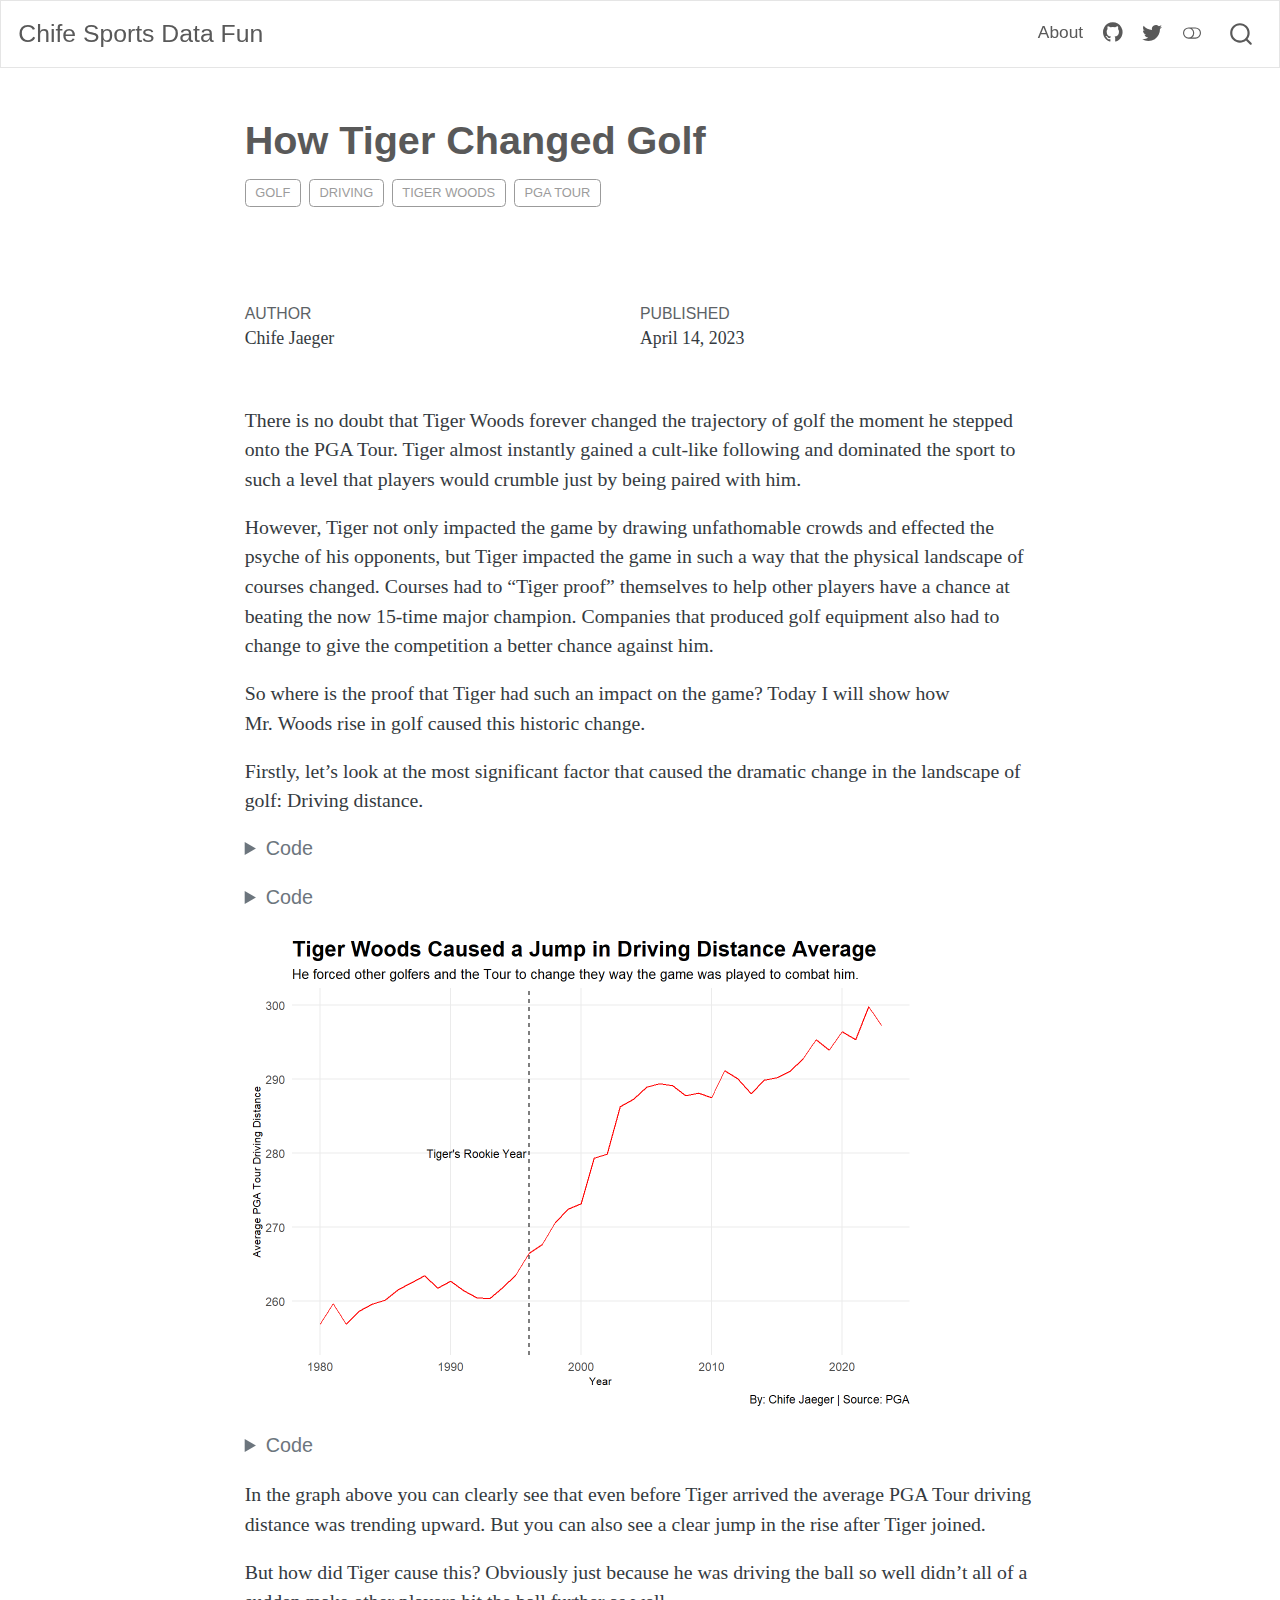
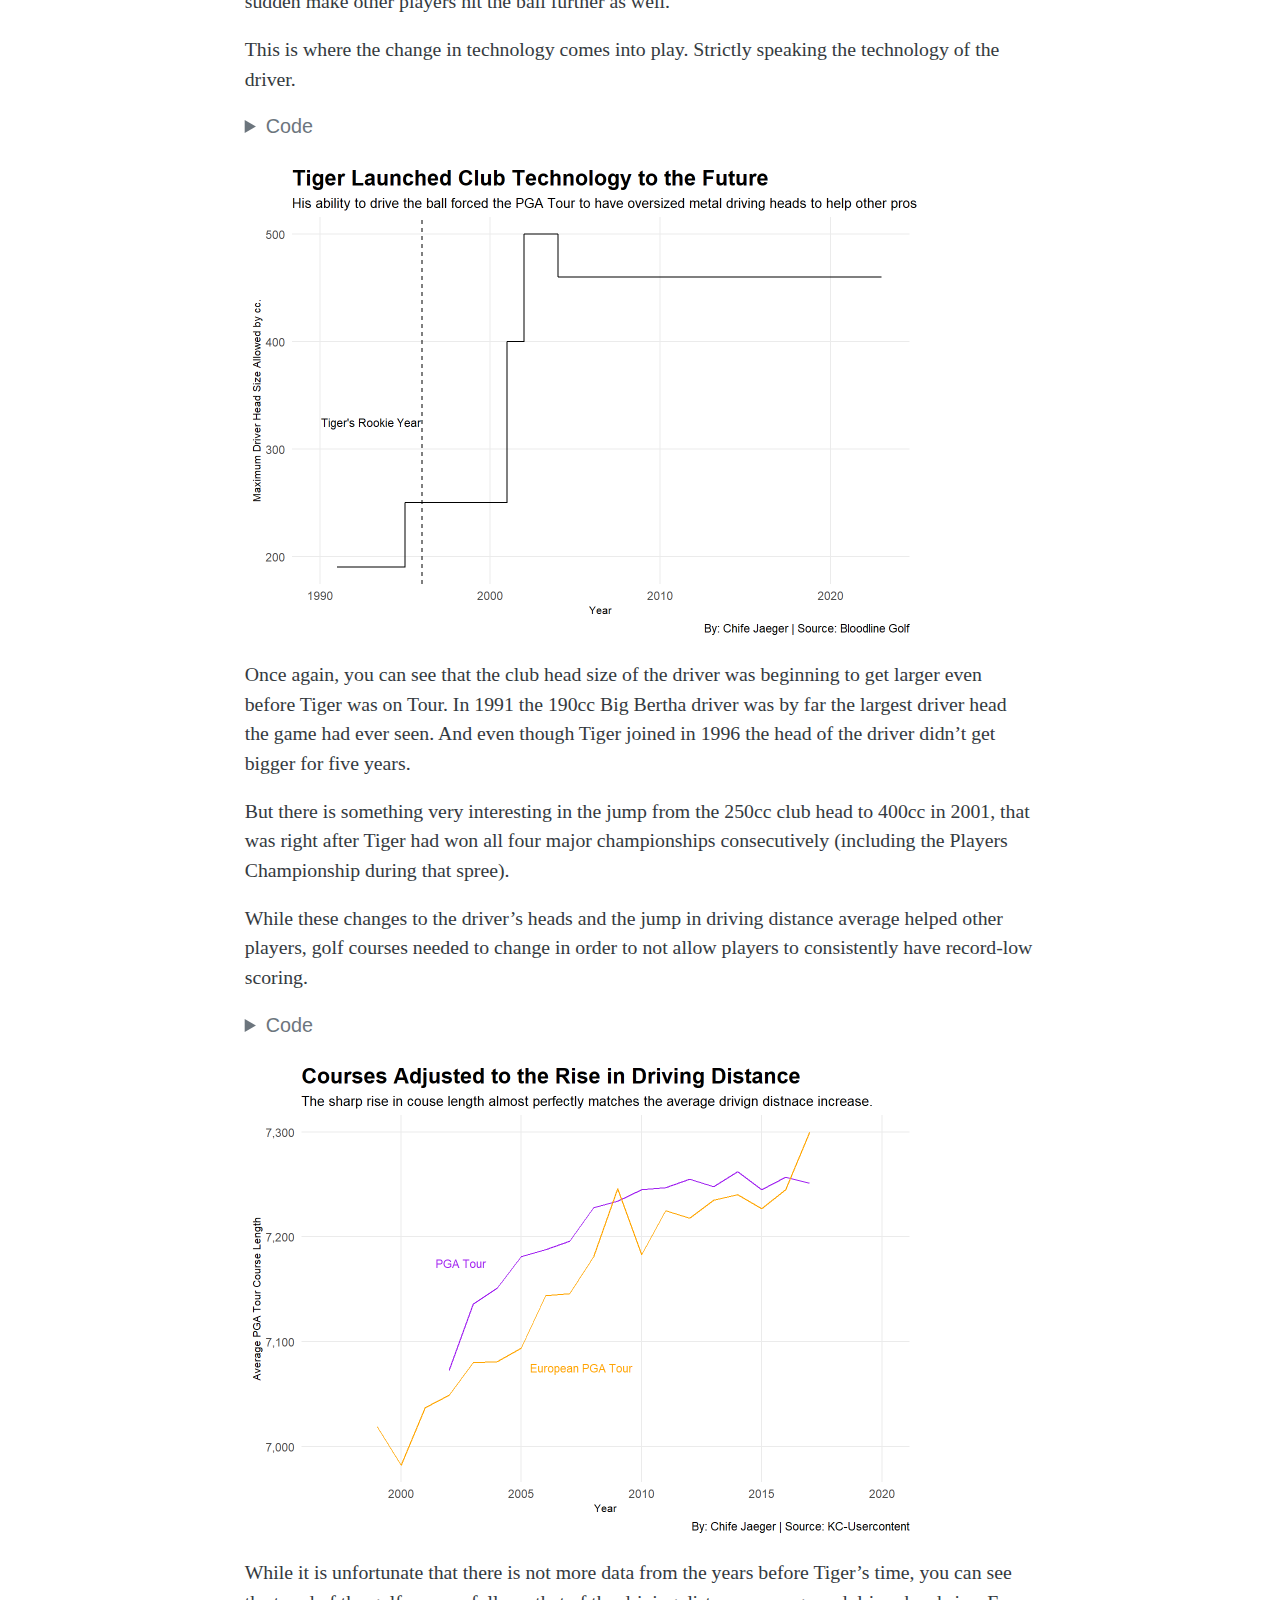
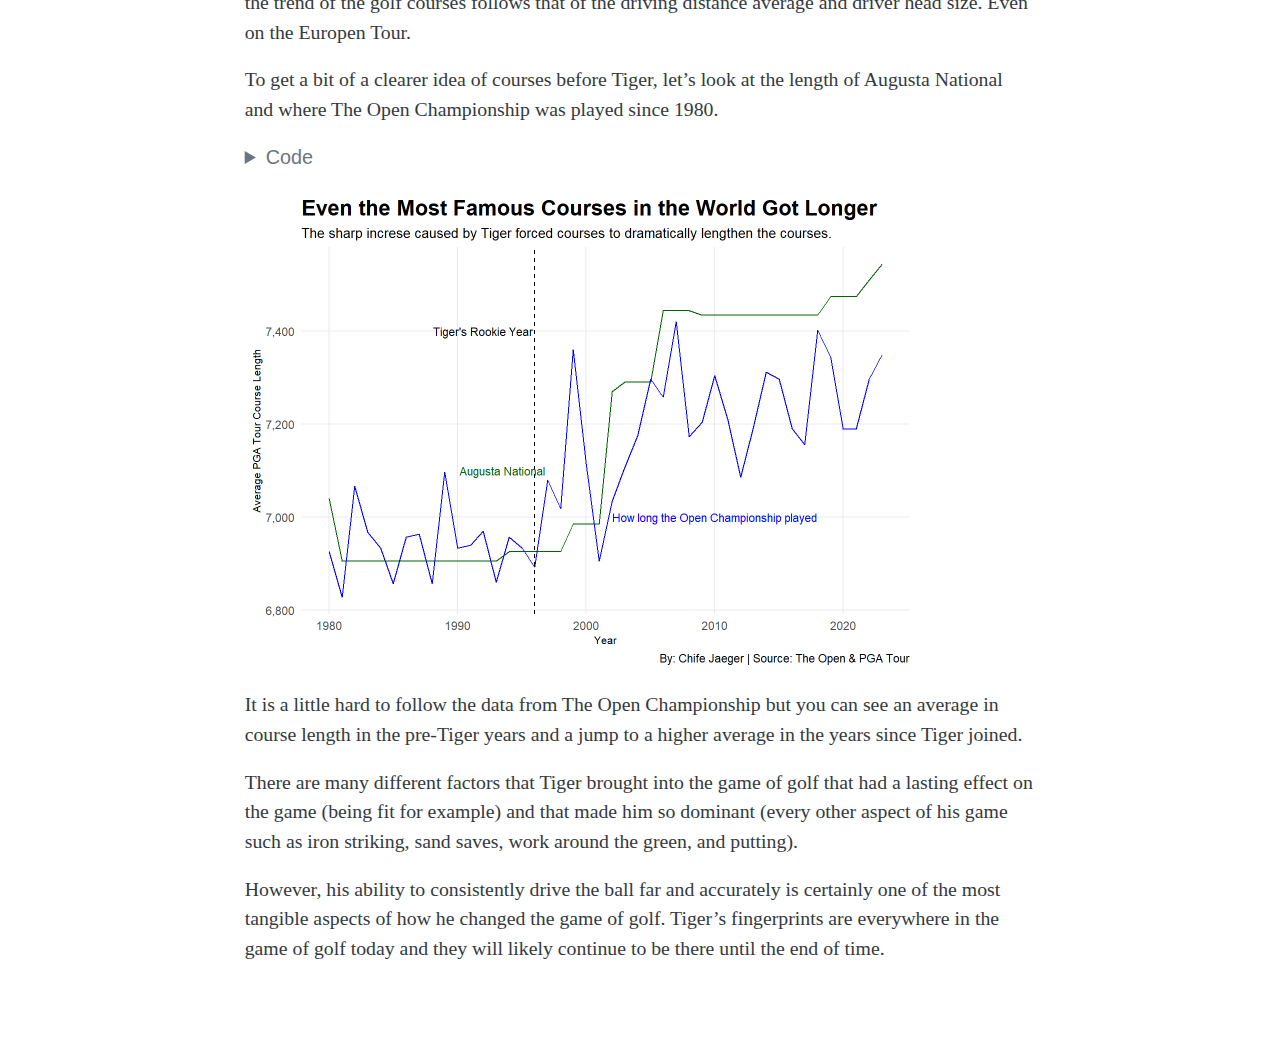
<file: posts/how-tiger-changed-golf/index.html>
<!DOCTYPE html>
<html xmlns="http://www.w3.org/1999/xhtml" lang="en" xml:lang="en"><head>

<meta charset="utf-8">
<meta name="generator" content="quarto-1.2.335">

<meta name="viewport" content="width=device-width, initial-scale=1.0, user-scalable=yes">

<meta name="author" content="Chife Jaeger">
<meta name="dcterms.date" content="2023-04-14">

<title>Chife Sports Data Fun - How Tiger Changed Golf</title>
<style>
code{white-space: pre-wrap;}
span.smallcaps{font-variant: small-caps;}
div.columns{display: flex; gap: min(4vw, 1.5em);}
div.column{flex: auto; overflow-x: auto;}
div.hanging-indent{margin-left: 1.5em; text-indent: -1.5em;}
ul.task-list{list-style: none;}
ul.task-list li input[type="checkbox"] {
  width: 0.8em;
  margin: 0 0.8em 0.2em -1.6em;
  vertical-align: middle;
}
pre > code.sourceCode { white-space: pre; position: relative; }
pre > code.sourceCode > span { display: inline-block; line-height: 1.25; }
pre > code.sourceCode > span:empty { height: 1.2em; }
.sourceCode { overflow: visible; }
code.sourceCode > span { color: inherit; text-decoration: inherit; }
div.sourceCode { margin: 1em 0; }
pre.sourceCode { margin: 0; }
@media screen {
div.sourceCode { overflow: auto; }
}
@media print {
pre > code.sourceCode { white-space: pre-wrap; }
pre > code.sourceCode > span { text-indent: -5em; padding-left: 5em; }
}
pre.numberSource code
  { counter-reset: source-line 0; }
pre.numberSource code > span
  { position: relative; left: -4em; counter-increment: source-line; }
pre.numberSource code > span > a:first-child::before
  { content: counter(source-line);
    position: relative; left: -1em; text-align: right; vertical-align: baseline;
    border: none; display: inline-block;
    -webkit-touch-callout: none; -webkit-user-select: none;
    -khtml-user-select: none; -moz-user-select: none;
    -ms-user-select: none; user-select: none;
    padding: 0 4px; width: 4em;
    color: #aaaaaa;
  }
pre.numberSource { margin-left: 3em; border-left: 1px solid #aaaaaa;  padding-left: 4px; }
div.sourceCode
  {   }
@media screen {
pre > code.sourceCode > span > a:first-child::before { text-decoration: underline; }
}
code span.al { color: #ff0000; font-weight: bold; } /* Alert */
code span.an { color: #60a0b0; font-weight: bold; font-style: italic; } /* Annotation */
code span.at { color: #7d9029; } /* Attribute */
code span.bn { color: #40a070; } /* BaseN */
code span.bu { color: #008000; } /* BuiltIn */
code span.cf { color: #007020; font-weight: bold; } /* ControlFlow */
code span.ch { color: #4070a0; } /* Char */
code span.cn { color: #880000; } /* Constant */
code span.co { color: #60a0b0; font-style: italic; } /* Comment */
code span.cv { color: #60a0b0; font-weight: bold; font-style: italic; } /* CommentVar */
code span.do { color: #ba2121; font-style: italic; } /* Documentation */
code span.dt { color: #902000; } /* DataType */
code span.dv { color: #40a070; } /* DecVal */
code span.er { color: #ff0000; font-weight: bold; } /* Error */
code span.ex { } /* Extension */
code span.fl { color: #40a070; } /* Float */
code span.fu { color: #06287e; } /* Function */
code span.im { color: #008000; font-weight: bold; } /* Import */
code span.in { color: #60a0b0; font-weight: bold; font-style: italic; } /* Information */
code span.kw { color: #007020; font-weight: bold; } /* Keyword */
code span.op { color: #666666; } /* Operator */
code span.ot { color: #007020; } /* Other */
code span.pp { color: #bc7a00; } /* Preprocessor */
code span.sc { color: #4070a0; } /* SpecialChar */
code span.ss { color: #bb6688; } /* SpecialString */
code span.st { color: #4070a0; } /* String */
code span.va { color: #19177c; } /* Variable */
code span.vs { color: #4070a0; } /* VerbatimString */
code span.wa { color: #60a0b0; font-weight: bold; font-style: italic; } /* Warning */
</style>


<script src="../../site_libs/quarto-nav/quarto-nav.js"></script>
<script src="../../site_libs/quarto-nav/headroom.min.js"></script>
<script src="../../site_libs/clipboard/clipboard.min.js"></script>
<script src="../../site_libs/quarto-search/autocomplete.umd.js"></script>
<script src="../../site_libs/quarto-search/fuse.min.js"></script>
<script src="../../site_libs/quarto-search/quarto-search.js"></script>
<meta name="quarto:offset" content="../../">
<script src="../../site_libs/quarto-html/quarto.js"></script>
<script src="../../site_libs/quarto-html/popper.min.js"></script>
<script src="../../site_libs/quarto-html/tippy.umd.min.js"></script>
<script src="../../site_libs/quarto-html/anchor.min.js"></script>
<link href="../../site_libs/quarto-html/tippy.css" rel="stylesheet">
<link href="../../site_libs/quarto-html/quarto-syntax-highlighting.css" rel="stylesheet" class="quarto-color-scheme" id="quarto-text-highlighting-styles">
<link href="../../site_libs/quarto-html/quarto-syntax-highlighting-dark.css" rel="prefetch" class="quarto-color-scheme quarto-color-alternate" id="quarto-text-highlighting-styles">
<script src="../../site_libs/bootstrap/bootstrap.min.js"></script>
<link href="../../site_libs/bootstrap/bootstrap-icons.css" rel="stylesheet">
<link href="../../site_libs/bootstrap/bootstrap.min.css" rel="stylesheet" class="quarto-color-scheme" id="quarto-bootstrap" data-mode="light">
<link href="../../site_libs/bootstrap/bootstrap-dark.min.css" rel="prefetch" class="quarto-color-scheme quarto-color-alternate" id="quarto-bootstrap" data-mode="dark">
<script id="quarto-search-options" type="application/json">{
  "location": "navbar",
  "copy-button": false,
  "collapse-after": 3,
  "panel-placement": "end",
  "type": "overlay",
  "limit": 20,
  "language": {
    "search-no-results-text": "No results",
    "search-matching-documents-text": "matching documents",
    "search-copy-link-title": "Copy link to search",
    "search-hide-matches-text": "Hide additional matches",
    "search-more-match-text": "more match in this document",
    "search-more-matches-text": "more matches in this document",
    "search-clear-button-title": "Clear",
    "search-detached-cancel-button-title": "Cancel",
    "search-submit-button-title": "Submit"
  }
}</script>


<link rel="stylesheet" href="../../styles.css">
</head>

<body class="nav-fixed fullcontent">

<div id="quarto-search-results"></div>
  <header id="quarto-header" class="headroom fixed-top">
    <nav class="navbar navbar-expand-lg navbar-dark ">
      <div class="navbar-container container-fluid">
      <div class="navbar-brand-container">
    <a class="navbar-brand" href="../../index.html">
    <span class="navbar-title">Chife Sports Data Fun</span>
    </a>
  </div>
          <button class="navbar-toggler" type="button" data-bs-toggle="collapse" data-bs-target="#navbarCollapse" aria-controls="navbarCollapse" aria-expanded="false" aria-label="Toggle navigation" onclick="if (window.quartoToggleHeadroom) { window.quartoToggleHeadroom(); }">
  <span class="navbar-toggler-icon"></span>
</button>
          <div class="collapse navbar-collapse" id="navbarCollapse">
            <ul class="navbar-nav navbar-nav-scroll ms-auto">
  <li class="nav-item">
    <a class="nav-link" href="../../about.html">
 <span class="menu-text">About</span></a>
  </li>  
  <li class="nav-item compact">
    <a class="nav-link" href="https://github.com/ChifeJ"><i class="bi bi-github" role="img">
</i> 
 <span class="menu-text"></span></a>
  </li>  
  <li class="nav-item compact">
    <a class="nav-link" href="https://twitter.com/NewYearsJaeger"><i class="bi bi-twitter" role="img">
</i> 
 <span class="menu-text"></span></a>
  </li>  
</ul>
              <div class="quarto-toggle-container">
                  <a href="" class="quarto-color-scheme-toggle nav-link" onclick="window.quartoToggleColorScheme(); return false;" title="Toggle dark mode"><i class="bi"></i></a>
              </div>
              <div id="quarto-search" class="" title="Search"></div>
          </div> <!-- /navcollapse -->
      </div> <!-- /container-fluid -->
    </nav>
</header>
<!-- content -->
<header id="title-block-header" class="quarto-title-block default page-columns page-full">
  <div class="quarto-title-banner page-columns page-full">
    <div class="quarto-title column-body">
      <h1 class="title">How Tiger Changed Golf</h1>
                                <div class="quarto-categories">
                <div class="quarto-category">golf</div>
                <div class="quarto-category">driving</div>
                <div class="quarto-category">tiger woods</div>
                <div class="quarto-category">pga tour</div>
              </div>
                  </div>
  </div>
    
  
  <div class="quarto-title-meta">

      <div>
      <div class="quarto-title-meta-heading">Author</div>
      <div class="quarto-title-meta-contents">
               <p>Chife Jaeger </p>
            </div>
    </div>
      
      <div>
      <div class="quarto-title-meta-heading">Published</div>
      <div class="quarto-title-meta-contents">
        <p class="date">April 14, 2023</p>
      </div>
    </div>
    
      
    </div>
    
  
  </header><div id="quarto-content" class="quarto-container page-columns page-rows-contents page-layout-article page-navbar">
<!-- sidebar -->
<!-- margin-sidebar -->
    
<!-- main -->
<main class="content quarto-banner-title-block" id="quarto-document-content">




<p>There is no doubt that Tiger Woods forever changed the trajectory of golf the moment he stepped onto the PGA Tour. Tiger almost instantly gained a cult-like following and dominated the sport to such a level that players would crumble just by being paired with him.</p>
<p>However, Tiger not only impacted the game by drawing unfathomable crowds and effected the psyche of his opponents, but Tiger impacted the game in such a way that the physical landscape of courses changed. Courses had to “Tiger proof” themselves to help other players have a chance at beating the now 15-time major champion. Companies that produced golf equipment also had to change to give the competition a better chance against him.</p>
<p>So where is the proof that Tiger had such an impact on the game? Today I will show how Mr.&nbsp;Woods rise in golf caused this historic change.</p>
<p>Firstly, let’s look at the most significant factor that caused the dramatic change in the landscape of golf: Driving distance.</p>
<div class="cell">
<details>
<summary>Code</summary>
<div class="sourceCode cell-code" id="cb1"><pre class="sourceCode r code-with-copy"><code class="sourceCode r"><span id="cb1-1"><a href="#cb1-1" aria-hidden="true" tabindex="-1"></a><span class="fu">library</span>(tidyverse)</span>
<span id="cb1-2"><a href="#cb1-2" aria-hidden="true" tabindex="-1"></a></span>
<span id="cb1-3"><a href="#cb1-3" aria-hidden="true" tabindex="-1"></a>Golf <span class="ot">&lt;-</span> <span class="fu">read.csv</span>(<span class="st">"data/golf_data_v4.csv"</span>)</span></code><button title="Copy to Clipboard" class="code-copy-button"><i class="bi"></i></button></pre></div>
</details>
</div>
<div class="cell">
<details>
<summary>Code</summary>
<div class="sourceCode cell-code" id="cb2"><pre class="sourceCode r code-with-copy"><code class="sourceCode r"><span id="cb2-1"><a href="#cb2-1" aria-hidden="true" tabindex="-1"></a><span class="fu">ggplot</span>() <span class="sc">+</span> </span>
<span id="cb2-2"><a href="#cb2-2" aria-hidden="true" tabindex="-1"></a>  <span class="fu">geom_line</span>(<span class="at">data=</span>Golf, <span class="fu">aes</span>(<span class="at">x=</span>Year, <span class="at">y=</span>AvgDrivingDistance), <span class="at">color=</span><span class="st">"red"</span>) <span class="sc">+</span></span>
<span id="cb2-3"><a href="#cb2-3" aria-hidden="true" tabindex="-1"></a>  <span class="fu">scale_y_continuous</span>(<span class="at">limits =</span> <span class="fu">c</span>(<span class="dv">255</span>, <span class="dv">300</span>)) <span class="sc">+</span></span>
<span id="cb2-4"><a href="#cb2-4" aria-hidden="true" tabindex="-1"></a>  <span class="fu">geom_vline</span>(<span class="at">xintercept =</span> <span class="dv">1996</span>, <span class="at">color =</span> <span class="st">"black"</span>, <span class="at">linetype =</span> <span class="st">"dashed"</span>) <span class="sc">+</span></span>
<span id="cb2-5"><a href="#cb2-5" aria-hidden="true" tabindex="-1"></a>  <span class="fu">geom_text</span>(<span class="fu">aes</span>(<span class="at">x =</span> <span class="dv">1992</span>, <span class="at">y =</span> <span class="dv">280</span>), <span class="at">label =</span> <span class="st">"Tiger's Rookie Year"</span>, <span class="at">size =</span> <span class="dv">3</span>, <span class="at">color =</span> <span class="st">"black"</span>) <span class="sc">+</span></span>
<span id="cb2-6"><a href="#cb2-6" aria-hidden="true" tabindex="-1"></a>  <span class="fu">labs</span>(<span class="at">title =</span> <span class="st">"Tiger Woods Caused a Jump in Driving Distance Average"</span>,</span>
<span id="cb2-7"><a href="#cb2-7" aria-hidden="true" tabindex="-1"></a>       <span class="at">subtitle =</span> <span class="st">"He forced other golfers and the Tour to change they way the game was played to combat him."</span>,</span>
<span id="cb2-8"><a href="#cb2-8" aria-hidden="true" tabindex="-1"></a>       <span class="at">x =</span> <span class="st">"Year"</span>, <span class="at">y =</span> <span class="st">"Average PGA Tour Driving Distance"</span>,</span>
<span id="cb2-9"><a href="#cb2-9" aria-hidden="true" tabindex="-1"></a>       <span class="at">caption =</span> <span class="st">"By: Chife Jaeger | Source: PGA"</span>) <span class="sc">+</span></span>
<span id="cb2-10"><a href="#cb2-10" aria-hidden="true" tabindex="-1"></a>  <span class="fu">theme_minimal</span>() <span class="sc">+</span></span>
<span id="cb2-11"><a href="#cb2-11" aria-hidden="true" tabindex="-1"></a>  <span class="fu">theme</span>(</span>
<span id="cb2-12"><a href="#cb2-12" aria-hidden="true" tabindex="-1"></a>    <span class="at">plot.title =</span> <span class="fu">element_text</span>(<span class="at">size =</span> <span class="dv">16</span>, <span class="at">face =</span> <span class="st">"bold"</span>),</span>
<span id="cb2-13"><a href="#cb2-13" aria-hidden="true" tabindex="-1"></a>    <span class="at">plot.subtitle =</span> <span class="fu">element_text</span>(<span class="at">size =</span> <span class="dv">10</span>),</span>
<span id="cb2-14"><a href="#cb2-14" aria-hidden="true" tabindex="-1"></a>    <span class="at">axis.title =</span> <span class="fu">element_text</span>(<span class="at">size =</span> <span class="dv">8</span>),</span>
<span id="cb2-15"><a href="#cb2-15" aria-hidden="true" tabindex="-1"></a>    <span class="at">panel.grid.minor =</span> <span class="fu">element_blank</span>()</span>
<span id="cb2-16"><a href="#cb2-16" aria-hidden="true" tabindex="-1"></a>  )</span></code><button title="Copy to Clipboard" class="code-copy-button"><i class="bi"></i></button></pre></div>
</details>
<div class="cell-output-display">
<p><img src="index_files/figure-html/unnamed-chunk-2-1.png" class="img-fluid" width="672"></p>
</div>
<details>
<summary>Code</summary>
<div class="sourceCode cell-code" id="cb3"><pre class="sourceCode r code-with-copy"><code class="sourceCode r"><span id="cb3-1"><a href="#cb3-1" aria-hidden="true" tabindex="-1"></a><span class="fu">ggsave</span>(<span class="st">"image.png"</span>)</span></code><button title="Copy to Clipboard" class="code-copy-button"><i class="bi"></i></button></pre></div>
</details>
</div>
<p>In the graph above you can clearly see that even before Tiger arrived the average PGA Tour driving distance was trending upward. But you can also see a clear jump in the rise after Tiger joined.</p>
<p>But how did Tiger cause this? Obviously just because he was driving the ball so well didn’t all of a sudden make other players hit the ball further as well.</p>
<p>This is where the change in technology comes into play. Strictly speaking the technology of the driver.</p>
<div class="cell">
<details>
<summary>Code</summary>
<div class="sourceCode cell-code" id="cb4"><pre class="sourceCode r code-with-copy"><code class="sourceCode r"><span id="cb4-1"><a href="#cb4-1" aria-hidden="true" tabindex="-1"></a><span class="fu">ggplot</span>() <span class="sc">+</span> <span class="fu">geom_step</span>(<span class="at">data=</span>Golf, <span class="fu">aes</span>(<span class="at">x=</span>Year, <span class="at">y=</span>MaxDrivercc)) <span class="sc">+</span></span>
<span id="cb4-2"><a href="#cb4-2" aria-hidden="true" tabindex="-1"></a>  <span class="fu">scale_x_continuous</span>(<span class="at">limits =</span> <span class="fu">c</span>(<span class="dv">1990</span>, <span class="dv">2023</span>)) <span class="sc">+</span></span>
<span id="cb4-3"><a href="#cb4-3" aria-hidden="true" tabindex="-1"></a>  <span class="fu">geom_vline</span>(<span class="at">xintercept =</span> <span class="dv">1996</span>, <span class="at">color =</span> <span class="st">"black"</span>, <span class="at">linetype =</span> <span class="st">"dashed"</span>) <span class="sc">+</span></span>
<span id="cb4-4"><a href="#cb4-4" aria-hidden="true" tabindex="-1"></a>  <span class="fu">geom_text</span>(<span class="fu">aes</span>(<span class="at">x =</span> <span class="dv">1993</span>, <span class="at">y =</span> <span class="dv">325</span>), <span class="at">label =</span> <span class="st">"Tiger's Rookie Year"</span>, <span class="at">size =</span> <span class="dv">3</span>, <span class="at">color =</span> <span class="st">"black"</span>) <span class="sc">+</span></span>
<span id="cb4-5"><a href="#cb4-5" aria-hidden="true" tabindex="-1"></a>  <span class="fu">labs</span>(<span class="at">title =</span> <span class="st">"Tiger Launched Club Technology to the Future"</span>,</span>
<span id="cb4-6"><a href="#cb4-6" aria-hidden="true" tabindex="-1"></a>       <span class="at">subtitle =</span> <span class="st">"His ability to drive the ball forced the PGA Tour to have oversized metal driving heads to help other pros hit further."</span>,</span>
<span id="cb4-7"><a href="#cb4-7" aria-hidden="true" tabindex="-1"></a>       <span class="at">x =</span> <span class="st">"Year"</span>, <span class="at">y =</span> <span class="st">"Maximum Driver Head Size Allowed by cc."</span>,</span>
<span id="cb4-8"><a href="#cb4-8" aria-hidden="true" tabindex="-1"></a>       <span class="at">caption =</span> <span class="st">"By: Chife Jaeger | Source: Bloodline Golf"</span>) <span class="sc">+</span></span>
<span id="cb4-9"><a href="#cb4-9" aria-hidden="true" tabindex="-1"></a>  <span class="fu">theme_minimal</span>() <span class="sc">+</span></span>
<span id="cb4-10"><a href="#cb4-10" aria-hidden="true" tabindex="-1"></a>  <span class="fu">theme</span>(</span>
<span id="cb4-11"><a href="#cb4-11" aria-hidden="true" tabindex="-1"></a>    <span class="at">plot.title =</span> <span class="fu">element_text</span>(<span class="at">size =</span> <span class="dv">16</span>, <span class="at">face =</span> <span class="st">"bold"</span>),</span>
<span id="cb4-12"><a href="#cb4-12" aria-hidden="true" tabindex="-1"></a>    <span class="at">plot.subtitle =</span> <span class="fu">element_text</span>(<span class="at">size =</span> <span class="dv">10</span>),</span>
<span id="cb4-13"><a href="#cb4-13" aria-hidden="true" tabindex="-1"></a>    <span class="at">axis.title =</span> <span class="fu">element_text</span>(<span class="at">size =</span> <span class="dv">8</span>),</span>
<span id="cb4-14"><a href="#cb4-14" aria-hidden="true" tabindex="-1"></a>    <span class="at">panel.grid.minor =</span> <span class="fu">element_blank</span>()</span>
<span id="cb4-15"><a href="#cb4-15" aria-hidden="true" tabindex="-1"></a>  )</span></code><button title="Copy to Clipboard" class="code-copy-button"><i class="bi"></i></button></pre></div>
</details>
<div class="cell-output-display">
<p><img src="index_files/figure-html/unnamed-chunk-3-1.png" class="img-fluid" width="672"></p>
</div>
</div>
<p>Once again, you can see that the club head size of the driver was beginning to get larger even before Tiger was on Tour. In 1991 the 190cc Big Bertha driver was by far the largest driver head the game had ever seen. And even though Tiger joined in 1996 the head of the driver didn’t get bigger for five years.</p>
<p>But there is something very interesting in the jump from the 250cc club head to 400cc in 2001, that was right after Tiger had won all four major championships consecutively (including the Players Championship during that spree).</p>
<p>While these changes to the driver’s heads and the jump in driving distance average helped other players, golf courses needed to change in order to not allow players to consistently have record-low scoring.</p>
<div class="cell">
<details>
<summary>Code</summary>
<div class="sourceCode cell-code" id="cb5"><pre class="sourceCode r code-with-copy"><code class="sourceCode r"><span id="cb5-1"><a href="#cb5-1" aria-hidden="true" tabindex="-1"></a><span class="fu">ggplot</span>() <span class="sc">+</span> </span>
<span id="cb5-2"><a href="#cb5-2" aria-hidden="true" tabindex="-1"></a>  <span class="fu">geom_line</span>(<span class="at">data=</span>Golf, <span class="fu">aes</span>(<span class="at">x=</span>Year, <span class="at">y=</span>AverageCourseLength), <span class="at">color=</span><span class="st">"purple"</span>) <span class="sc">+</span></span>
<span id="cb5-3"><a href="#cb5-3" aria-hidden="true" tabindex="-1"></a>  <span class="fu">geom_line</span>(<span class="at">data=</span>Golf, <span class="fu">aes</span>(<span class="at">x=</span>Year, <span class="at">y=</span>EuropeanTourLength), <span class="at">color=</span><span class="st">"orange"</span>) <span class="sc">+</span></span>
<span id="cb5-4"><a href="#cb5-4" aria-hidden="true" tabindex="-1"></a>  <span class="fu">scale_y_continuous</span>(<span class="at">limits =</span> <span class="fu">c</span>(<span class="dv">6950</span>, <span class="dv">7300</span>)) <span class="sc">+</span></span>
<span id="cb5-5"><a href="#cb5-5" aria-hidden="true" tabindex="-1"></a>  <span class="fu">scale_y_continuous</span>(<span class="at">labels =</span> scales<span class="sc">::</span>comma) <span class="sc">+</span></span>
<span id="cb5-6"><a href="#cb5-6" aria-hidden="true" tabindex="-1"></a>  <span class="fu">scale_x_continuous</span>(<span class="at">limits =</span> <span class="fu">c</span>(<span class="dv">1997</span>, <span class="dv">2020</span>)) <span class="sc">+</span></span>
<span id="cb5-7"><a href="#cb5-7" aria-hidden="true" tabindex="-1"></a>  <span class="fu">geom_text</span>(<span class="fu">aes</span>(<span class="at">x =</span> <span class="fl">2002.5</span>, <span class="at">y =</span> <span class="dv">7175</span>), <span class="at">label =</span> <span class="st">"PGA Tour"</span>, <span class="at">size =</span> <span class="dv">3</span>, <span class="at">color =</span> <span class="st">"purple"</span>) <span class="sc">+</span></span>
<span id="cb5-8"><a href="#cb5-8" aria-hidden="true" tabindex="-1"></a>  <span class="fu">geom_text</span>(<span class="fu">aes</span>(<span class="at">x =</span> <span class="fl">2007.5</span>, <span class="at">y =</span> <span class="dv">7075</span>), <span class="at">label =</span> <span class="st">"European PGA Tour"</span>, <span class="at">size =</span> <span class="dv">3</span>, <span class="at">color =</span> <span class="st">"orange"</span>) <span class="sc">+</span></span>
<span id="cb5-9"><a href="#cb5-9" aria-hidden="true" tabindex="-1"></a>  <span class="fu">labs</span>(<span class="at">title =</span> <span class="st">"Courses Adjusted to the Rise in Driving Distance"</span>,</span>
<span id="cb5-10"><a href="#cb5-10" aria-hidden="true" tabindex="-1"></a>       <span class="at">subtitle =</span> <span class="st">"The sharp rise in couse length almost perfectly matches the average drivign distnace increase."</span>,</span>
<span id="cb5-11"><a href="#cb5-11" aria-hidden="true" tabindex="-1"></a>       <span class="at">x =</span> <span class="st">"Year"</span>, <span class="at">y =</span> <span class="st">"Average PGA Tour Course Length"</span>,</span>
<span id="cb5-12"><a href="#cb5-12" aria-hidden="true" tabindex="-1"></a>       <span class="at">caption =</span> <span class="st">"By: Chife Jaeger | Source: KC-Usercontent"</span>) <span class="sc">+</span></span>
<span id="cb5-13"><a href="#cb5-13" aria-hidden="true" tabindex="-1"></a>  <span class="fu">theme_minimal</span>() <span class="sc">+</span></span>
<span id="cb5-14"><a href="#cb5-14" aria-hidden="true" tabindex="-1"></a>  <span class="fu">theme</span>(</span>
<span id="cb5-15"><a href="#cb5-15" aria-hidden="true" tabindex="-1"></a>    <span class="at">plot.title =</span> <span class="fu">element_text</span>(<span class="at">size =</span> <span class="dv">16</span>, <span class="at">face =</span> <span class="st">"bold"</span>),</span>
<span id="cb5-16"><a href="#cb5-16" aria-hidden="true" tabindex="-1"></a>    <span class="at">plot.subtitle =</span> <span class="fu">element_text</span>(<span class="at">size =</span> <span class="dv">10</span>),</span>
<span id="cb5-17"><a href="#cb5-17" aria-hidden="true" tabindex="-1"></a>    <span class="at">axis.title =</span> <span class="fu">element_text</span>(<span class="at">size =</span> <span class="dv">8</span>),</span>
<span id="cb5-18"><a href="#cb5-18" aria-hidden="true" tabindex="-1"></a>    <span class="at">panel.grid.minor =</span> <span class="fu">element_blank</span>()</span>
<span id="cb5-19"><a href="#cb5-19" aria-hidden="true" tabindex="-1"></a>  )</span></code><button title="Copy to Clipboard" class="code-copy-button"><i class="bi"></i></button></pre></div>
</details>
<div class="cell-output-display">
<p><img src="index_files/figure-html/unnamed-chunk-4-1.png" class="img-fluid" width="672"></p>
</div>
</div>
<p>While it is unfortunate that there is not more data from the years before Tiger’s time, you can see the trend of the golf courses follows that of the driving distance average and driver head size. Even on the Europen Tour.</p>
<p>To get a bit of a clearer idea of courses before Tiger, let’s look at the length of Augusta National and where The Open Championship was played since 1980.</p>
<div class="cell">
<details>
<summary>Code</summary>
<div class="sourceCode cell-code" id="cb6"><pre class="sourceCode r code-with-copy"><code class="sourceCode r"><span id="cb6-1"><a href="#cb6-1" aria-hidden="true" tabindex="-1"></a><span class="fu">ggplot</span>() <span class="sc">+</span> </span>
<span id="cb6-2"><a href="#cb6-2" aria-hidden="true" tabindex="-1"></a>  <span class="fu">geom_line</span>(<span class="at">data=</span>Golf, <span class="fu">aes</span>(<span class="at">x=</span>Year, <span class="at">y=</span>AgustaNationalLength), <span class="at">color=</span><span class="st">" dark green"</span>) <span class="sc">+</span></span>
<span id="cb6-3"><a href="#cb6-3" aria-hidden="true" tabindex="-1"></a>  <span class="fu">geom_line</span>(<span class="at">data=</span>Golf, <span class="fu">aes</span>(<span class="at">x=</span>Year, <span class="at">y=</span>LengthofOpenChamp), <span class="at">color=</span><span class="st">"blue"</span>) <span class="sc">+</span></span>
<span id="cb6-4"><a href="#cb6-4" aria-hidden="true" tabindex="-1"></a>  <span class="fu">scale_y_continuous</span>(<span class="at">limits =</span> <span class="fu">c</span>(<span class="dv">6850</span>, <span class="dv">7450</span>)) <span class="sc">+</span></span>
<span id="cb6-5"><a href="#cb6-5" aria-hidden="true" tabindex="-1"></a>  <span class="fu">scale_y_continuous</span>(<span class="at">labels =</span> scales<span class="sc">::</span>comma) <span class="sc">+</span></span>
<span id="cb6-6"><a href="#cb6-6" aria-hidden="true" tabindex="-1"></a>  <span class="fu">scale_x_continuous</span>(<span class="at">limits =</span> <span class="fu">c</span>(<span class="dv">1980</span>, <span class="dv">2023</span>)) <span class="sc">+</span></span>
<span id="cb6-7"><a href="#cb6-7" aria-hidden="true" tabindex="-1"></a>  <span class="fu">geom_vline</span>(<span class="at">xintercept =</span> <span class="dv">1996</span>, <span class="at">color =</span> <span class="st">"black"</span>, <span class="at">linetype =</span> <span class="st">"dashed"</span>) <span class="sc">+</span></span>
<span id="cb6-8"><a href="#cb6-8" aria-hidden="true" tabindex="-1"></a>  <span class="fu">geom_text</span>(<span class="fu">aes</span>(<span class="at">x =</span> <span class="fl">1993.5</span>, <span class="at">y =</span> <span class="dv">7100</span>), <span class="at">label =</span> <span class="st">"Augusta National"</span>, <span class="at">size =</span> <span class="dv">3</span>, <span class="at">color =</span> <span class="st">"dark green"</span>) <span class="sc">+</span></span>
<span id="cb6-9"><a href="#cb6-9" aria-hidden="true" tabindex="-1"></a>  <span class="fu">geom_text</span>(<span class="fu">aes</span>(<span class="at">x =</span> <span class="dv">2010</span>, <span class="at">y =</span> <span class="dv">7000</span>), <span class="at">label =</span> <span class="st">"How long the Open Championship played"</span>, <span class="at">size =</span> <span class="dv">3</span>, <span class="at">color =</span> <span class="st">"blue"</span>) <span class="sc">+</span></span>
<span id="cb6-10"><a href="#cb6-10" aria-hidden="true" tabindex="-1"></a>  <span class="fu">geom_text</span>(<span class="fu">aes</span>(<span class="at">x =</span> <span class="dv">1992</span>, <span class="at">y =</span> <span class="dv">7400</span>), <span class="at">label =</span> <span class="st">"Tiger's Rookie Year"</span>, <span class="at">size =</span> <span class="dv">3</span>, <span class="at">color =</span> <span class="st">"black"</span>) <span class="sc">+</span></span>
<span id="cb6-11"><a href="#cb6-11" aria-hidden="true" tabindex="-1"></a>  <span class="fu">labs</span>(<span class="at">title =</span> <span class="st">"Even the Most Famous Courses in the World Got Longer"</span>,</span>
<span id="cb6-12"><a href="#cb6-12" aria-hidden="true" tabindex="-1"></a>       <span class="at">subtitle =</span> <span class="st">"The sharp increse caused by Tiger forced courses to dramatically lengthen the courses."</span>,</span>
<span id="cb6-13"><a href="#cb6-13" aria-hidden="true" tabindex="-1"></a>       <span class="at">x =</span> <span class="st">"Year"</span>, <span class="at">y =</span> <span class="st">"Average PGA Tour Course Length"</span>,</span>
<span id="cb6-14"><a href="#cb6-14" aria-hidden="true" tabindex="-1"></a>       <span class="at">caption =</span> <span class="st">"By: Chife Jaeger | Source: The Open &amp; PGA Tour"</span>) <span class="sc">+</span></span>
<span id="cb6-15"><a href="#cb6-15" aria-hidden="true" tabindex="-1"></a>  <span class="fu">theme_minimal</span>() <span class="sc">+</span></span>
<span id="cb6-16"><a href="#cb6-16" aria-hidden="true" tabindex="-1"></a>  <span class="fu">theme</span>(</span>
<span id="cb6-17"><a href="#cb6-17" aria-hidden="true" tabindex="-1"></a>    <span class="at">plot.title =</span> <span class="fu">element_text</span>(<span class="at">size =</span> <span class="dv">16</span>, <span class="at">face =</span> <span class="st">"bold"</span>),</span>
<span id="cb6-18"><a href="#cb6-18" aria-hidden="true" tabindex="-1"></a>    <span class="at">plot.subtitle =</span> <span class="fu">element_text</span>(<span class="at">size =</span> <span class="dv">10</span>),</span>
<span id="cb6-19"><a href="#cb6-19" aria-hidden="true" tabindex="-1"></a>    <span class="at">axis.title =</span> <span class="fu">element_text</span>(<span class="at">size =</span> <span class="dv">8</span>),</span>
<span id="cb6-20"><a href="#cb6-20" aria-hidden="true" tabindex="-1"></a>    <span class="at">panel.grid.minor =</span> <span class="fu">element_blank</span>()</span>
<span id="cb6-21"><a href="#cb6-21" aria-hidden="true" tabindex="-1"></a>  )</span></code><button title="Copy to Clipboard" class="code-copy-button"><i class="bi"></i></button></pre></div>
</details>
<div class="cell-output-display">
<p><img src="index_files/figure-html/unnamed-chunk-5-1.png" class="img-fluid" width="672"></p>
</div>
</div>
<p>It is a little hard to follow the data from The Open Championship but you can see an average in course length in the pre-Tiger years and a jump to a higher average in the years since Tiger joined.</p>
<p>There are many different factors that Tiger brought into the game of golf that had a lasting effect on the game (being fit for example) and that made him so dominant (every other aspect of his game such as iron striking, sand saves, work around the green, and putting).</p>
<p>However, his ability to consistently drive the ball far and accurately is certainly one of the most tangible aspects of how he changed the game of golf. Tiger’s fingerprints are everywhere in the game of golf today and they will likely continue to be there until the end of time.</p>



</main> <!-- /main -->
<script id="quarto-html-after-body" type="application/javascript">
window.document.addEventListener("DOMContentLoaded", function (event) {
  const toggleBodyColorMode = (bsSheetEl) => {
    const mode = bsSheetEl.getAttribute("data-mode");
    const bodyEl = window.document.querySelector("body");
    if (mode === "dark") {
      bodyEl.classList.add("quarto-dark");
      bodyEl.classList.remove("quarto-light");
    } else {
      bodyEl.classList.add("quarto-light");
      bodyEl.classList.remove("quarto-dark");
    }
  }
  const toggleBodyColorPrimary = () => {
    const bsSheetEl = window.document.querySelector("link#quarto-bootstrap");
    if (bsSheetEl) {
      toggleBodyColorMode(bsSheetEl);
    }
  }
  toggleBodyColorPrimary();  
  const disableStylesheet = (stylesheets) => {
    for (let i=0; i < stylesheets.length; i++) {
      const stylesheet = stylesheets[i];
      stylesheet.rel = 'prefetch';
    }
  }
  const enableStylesheet = (stylesheets) => {
    for (let i=0; i < stylesheets.length; i++) {
      const stylesheet = stylesheets[i];
      stylesheet.rel = 'stylesheet';
    }
  }
  const manageTransitions = (selector, allowTransitions) => {
    const els = window.document.querySelectorAll(selector);
    for (let i=0; i < els.length; i++) {
      const el = els[i];
      if (allowTransitions) {
        el.classList.remove('notransition');
      } else {
        el.classList.add('notransition');
      }
    }
  }
  const toggleColorMode = (alternate) => {
    // Switch the stylesheets
    const alternateStylesheets = window.document.querySelectorAll('link.quarto-color-scheme.quarto-color-alternate');
    manageTransitions('#quarto-margin-sidebar .nav-link', false);
    if (alternate) {
      enableStylesheet(alternateStylesheets);
      for (const sheetNode of alternateStylesheets) {
        if (sheetNode.id === "quarto-bootstrap") {
          toggleBodyColorMode(sheetNode);
        }
      }
    } else {
      disableStylesheet(alternateStylesheets);
      toggleBodyColorPrimary();
    }
    manageTransitions('#quarto-margin-sidebar .nav-link', true);
    // Switch the toggles
    const toggles = window.document.querySelectorAll('.quarto-color-scheme-toggle');
    for (let i=0; i < toggles.length; i++) {
      const toggle = toggles[i];
      if (toggle) {
        if (alternate) {
          toggle.classList.add("alternate");     
        } else {
          toggle.classList.remove("alternate");
        }
      }
    }
    // Hack to workaround the fact that safari doesn't
    // properly recolor the scrollbar when toggling (#1455)
    if (navigator.userAgent.indexOf('Safari') > 0 && navigator.userAgent.indexOf('Chrome') == -1) {
      manageTransitions("body", false);
      window.scrollTo(0, 1);
      setTimeout(() => {
        window.scrollTo(0, 0);
        manageTransitions("body", true);
      }, 40);  
    }
  }
  const isFileUrl = () => { 
    return window.location.protocol === 'file:';
  }
  const hasAlternateSentinel = () => {  
    let styleSentinel = getColorSchemeSentinel();
    if (styleSentinel !== null) {
      return styleSentinel === "alternate";
    } else {
      return false;
    }
  }
  const setStyleSentinel = (alternate) => {
    const value = alternate ? "alternate" : "default";
    if (!isFileUrl()) {
      window.localStorage.setItem("quarto-color-scheme", value);
    } else {
      localAlternateSentinel = value;
    }
  }
  const getColorSchemeSentinel = () => {
    if (!isFileUrl()) {
      const storageValue = window.localStorage.getItem("quarto-color-scheme");
      return storageValue != null ? storageValue : localAlternateSentinel;
    } else {
      return localAlternateSentinel;
    }
  }
  let localAlternateSentinel = 'default';
  // Dark / light mode switch
  window.quartoToggleColorScheme = () => {
    // Read the current dark / light value 
    let toAlternate = !hasAlternateSentinel();
    toggleColorMode(toAlternate);
    setStyleSentinel(toAlternate);
  };
  // Ensure there is a toggle, if there isn't float one in the top right
  if (window.document.querySelector('.quarto-color-scheme-toggle') === null) {
    const a = window.document.createElement('a');
    a.classList.add('top-right');
    a.classList.add('quarto-color-scheme-toggle');
    a.href = "";
    a.onclick = function() { try { window.quartoToggleColorScheme(); } catch {} return false; };
    const i = window.document.createElement("i");
    i.classList.add('bi');
    a.appendChild(i);
    window.document.body.appendChild(a);
  }
  // Switch to dark mode if need be
  if (hasAlternateSentinel()) {
    toggleColorMode(true);
  } else {
    toggleColorMode(false);
  }
  const icon = "";
  const anchorJS = new window.AnchorJS();
  anchorJS.options = {
    placement: 'right',
    icon: icon
  };
  anchorJS.add('.anchored');
  const clipboard = new window.ClipboardJS('.code-copy-button', {
    target: function(trigger) {
      return trigger.previousElementSibling;
    }
  });
  clipboard.on('success', function(e) {
    // button target
    const button = e.trigger;
    // don't keep focus
    button.blur();
    // flash "checked"
    button.classList.add('code-copy-button-checked');
    var currentTitle = button.getAttribute("title");
    button.setAttribute("title", "Copied!");
    let tooltip;
    if (window.bootstrap) {
      button.setAttribute("data-bs-toggle", "tooltip");
      button.setAttribute("data-bs-placement", "left");
      button.setAttribute("data-bs-title", "Copied!");
      tooltip = new bootstrap.Tooltip(button, 
        { trigger: "manual", 
          customClass: "code-copy-button-tooltip",
          offset: [0, -8]});
      tooltip.show();    
    }
    setTimeout(function() {
      if (tooltip) {
        tooltip.hide();
        button.removeAttribute("data-bs-title");
        button.removeAttribute("data-bs-toggle");
        button.removeAttribute("data-bs-placement");
      }
      button.setAttribute("title", currentTitle);
      button.classList.remove('code-copy-button-checked');
    }, 1000);
    // clear code selection
    e.clearSelection();
  });
  function tippyHover(el, contentFn) {
    const config = {
      allowHTML: true,
      content: contentFn,
      maxWidth: 500,
      delay: 100,
      arrow: false,
      appendTo: function(el) {
          return el.parentElement;
      },
      interactive: true,
      interactiveBorder: 10,
      theme: 'quarto',
      placement: 'bottom-start'
    };
    window.tippy(el, config); 
  }
  const noterefs = window.document.querySelectorAll('a[role="doc-noteref"]');
  for (var i=0; i<noterefs.length; i++) {
    const ref = noterefs[i];
    tippyHover(ref, function() {
      // use id or data attribute instead here
      let href = ref.getAttribute('data-footnote-href') || ref.getAttribute('href');
      try { href = new URL(href).hash; } catch {}
      const id = href.replace(/^#\/?/, "");
      const note = window.document.getElementById(id);
      return note.innerHTML;
    });
  }
  const findCites = (el) => {
    const parentEl = el.parentElement;
    if (parentEl) {
      const cites = parentEl.dataset.cites;
      if (cites) {
        return {
          el,
          cites: cites.split(' ')
        };
      } else {
        return findCites(el.parentElement)
      }
    } else {
      return undefined;
    }
  };
  var bibliorefs = window.document.querySelectorAll('a[role="doc-biblioref"]');
  for (var i=0; i<bibliorefs.length; i++) {
    const ref = bibliorefs[i];
    const citeInfo = findCites(ref);
    if (citeInfo) {
      tippyHover(citeInfo.el, function() {
        var popup = window.document.createElement('div');
        citeInfo.cites.forEach(function(cite) {
          var citeDiv = window.document.createElement('div');
          citeDiv.classList.add('hanging-indent');
          citeDiv.classList.add('csl-entry');
          var biblioDiv = window.document.getElementById('ref-' + cite);
          if (biblioDiv) {
            citeDiv.innerHTML = biblioDiv.innerHTML;
          }
          popup.appendChild(citeDiv);
        });
        return popup.innerHTML;
      });
    }
  }
});
</script>
</div> <!-- /content -->



</body></html>
</file>
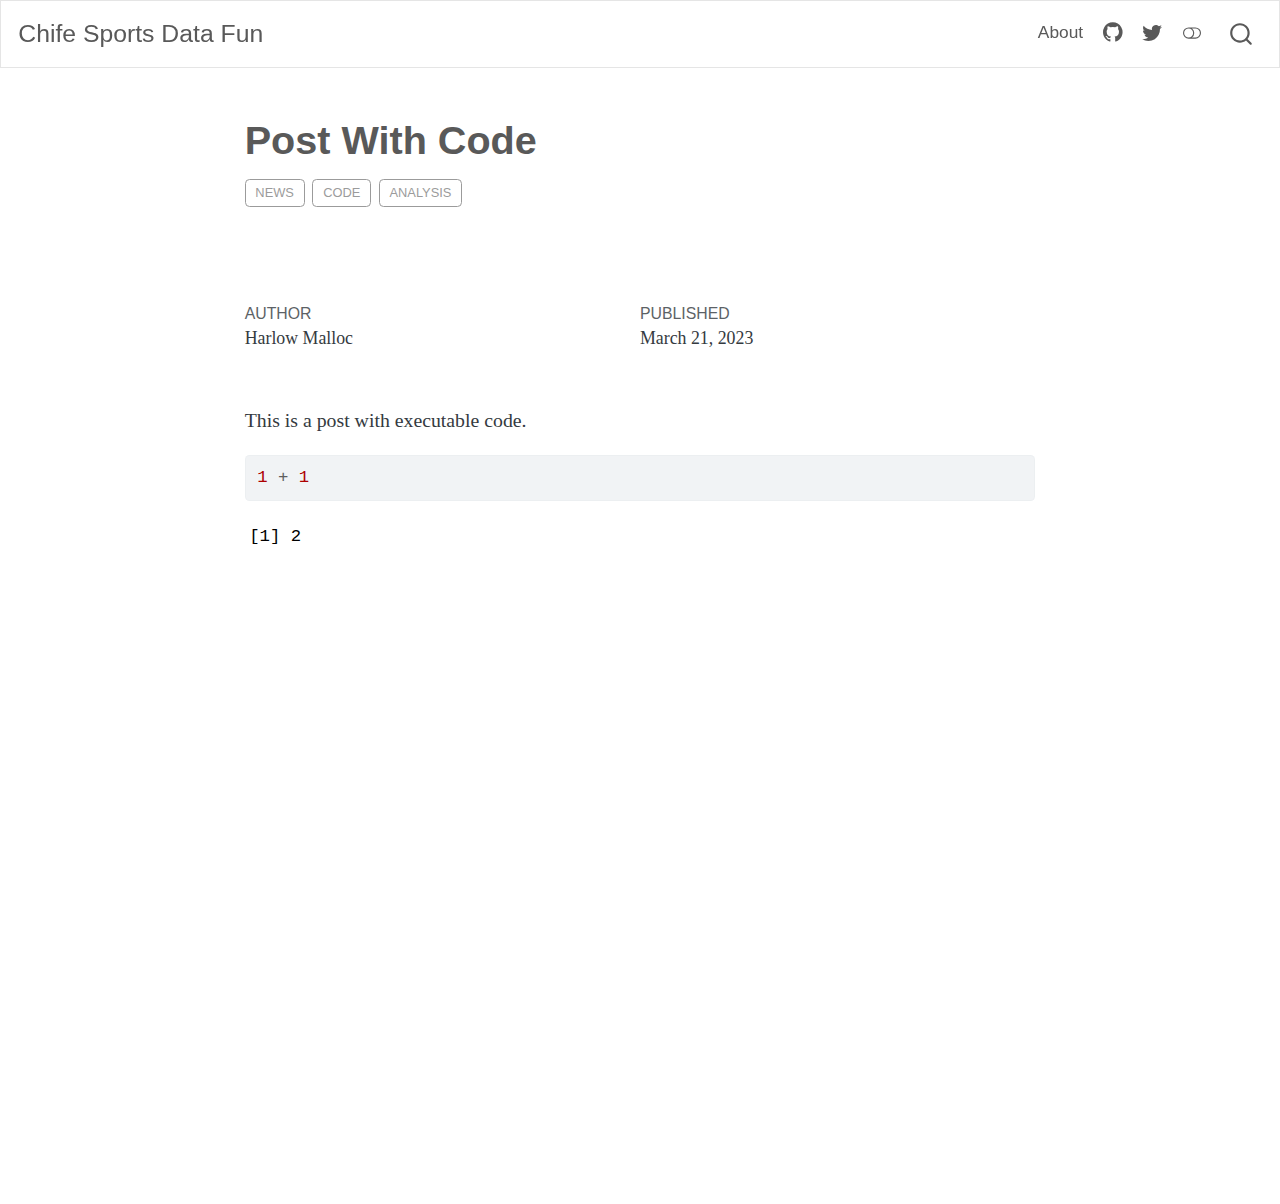
<file: posts/post-with-code/index.html>
<!DOCTYPE html>
<html xmlns="http://www.w3.org/1999/xhtml" lang="en" xml:lang="en"><head>

<meta charset="utf-8">
<meta name="generator" content="quarto-1.2.335">

<meta name="viewport" content="width=device-width, initial-scale=1.0, user-scalable=yes">

<meta name="author" content="Harlow Malloc">
<meta name="dcterms.date" content="2023-03-21">

<title>Chife Sports Data Fun - Post With Code</title>
<style>
code{white-space: pre-wrap;}
span.smallcaps{font-variant: small-caps;}
div.columns{display: flex; gap: min(4vw, 1.5em);}
div.column{flex: auto; overflow-x: auto;}
div.hanging-indent{margin-left: 1.5em; text-indent: -1.5em;}
ul.task-list{list-style: none;}
ul.task-list li input[type="checkbox"] {
  width: 0.8em;
  margin: 0 0.8em 0.2em -1.6em;
  vertical-align: middle;
}
pre > code.sourceCode { white-space: pre; position: relative; }
pre > code.sourceCode > span { display: inline-block; line-height: 1.25; }
pre > code.sourceCode > span:empty { height: 1.2em; }
.sourceCode { overflow: visible; }
code.sourceCode > span { color: inherit; text-decoration: inherit; }
div.sourceCode { margin: 1em 0; }
pre.sourceCode { margin: 0; }
@media screen {
div.sourceCode { overflow: auto; }
}
@media print {
pre > code.sourceCode { white-space: pre-wrap; }
pre > code.sourceCode > span { text-indent: -5em; padding-left: 5em; }
}
pre.numberSource code
  { counter-reset: source-line 0; }
pre.numberSource code > span
  { position: relative; left: -4em; counter-increment: source-line; }
pre.numberSource code > span > a:first-child::before
  { content: counter(source-line);
    position: relative; left: -1em; text-align: right; vertical-align: baseline;
    border: none; display: inline-block;
    -webkit-touch-callout: none; -webkit-user-select: none;
    -khtml-user-select: none; -moz-user-select: none;
    -ms-user-select: none; user-select: none;
    padding: 0 4px; width: 4em;
    color: #aaaaaa;
  }
pre.numberSource { margin-left: 3em; border-left: 1px solid #aaaaaa;  padding-left: 4px; }
div.sourceCode
  {   }
@media screen {
pre > code.sourceCode > span > a:first-child::before { text-decoration: underline; }
}
code span.al { color: #ff0000; font-weight: bold; } /* Alert */
code span.an { color: #60a0b0; font-weight: bold; font-style: italic; } /* Annotation */
code span.at { color: #7d9029; } /* Attribute */
code span.bn { color: #40a070; } /* BaseN */
code span.bu { color: #008000; } /* BuiltIn */
code span.cf { color: #007020; font-weight: bold; } /* ControlFlow */
code span.ch { color: #4070a0; } /* Char */
code span.cn { color: #880000; } /* Constant */
code span.co { color: #60a0b0; font-style: italic; } /* Comment */
code span.cv { color: #60a0b0; font-weight: bold; font-style: italic; } /* CommentVar */
code span.do { color: #ba2121; font-style: italic; } /* Documentation */
code span.dt { color: #902000; } /* DataType */
code span.dv { color: #40a070; } /* DecVal */
code span.er { color: #ff0000; font-weight: bold; } /* Error */
code span.ex { } /* Extension */
code span.fl { color: #40a070; } /* Float */
code span.fu { color: #06287e; } /* Function */
code span.im { color: #008000; font-weight: bold; } /* Import */
code span.in { color: #60a0b0; font-weight: bold; font-style: italic; } /* Information */
code span.kw { color: #007020; font-weight: bold; } /* Keyword */
code span.op { color: #666666; } /* Operator */
code span.ot { color: #007020; } /* Other */
code span.pp { color: #bc7a00; } /* Preprocessor */
code span.sc { color: #4070a0; } /* SpecialChar */
code span.ss { color: #bb6688; } /* SpecialString */
code span.st { color: #4070a0; } /* String */
code span.va { color: #19177c; } /* Variable */
code span.vs { color: #4070a0; } /* VerbatimString */
code span.wa { color: #60a0b0; font-weight: bold; font-style: italic; } /* Warning */
</style>


<script src="../../site_libs/quarto-nav/quarto-nav.js"></script>
<script src="../../site_libs/quarto-nav/headroom.min.js"></script>
<script src="../../site_libs/clipboard/clipboard.min.js"></script>
<script src="../../site_libs/quarto-search/autocomplete.umd.js"></script>
<script src="../../site_libs/quarto-search/fuse.min.js"></script>
<script src="../../site_libs/quarto-search/quarto-search.js"></script>
<meta name="quarto:offset" content="../../">
<script src="../../site_libs/quarto-html/quarto.js"></script>
<script src="../../site_libs/quarto-html/popper.min.js"></script>
<script src="../../site_libs/quarto-html/tippy.umd.min.js"></script>
<script src="../../site_libs/quarto-html/anchor.min.js"></script>
<link href="../../site_libs/quarto-html/tippy.css" rel="stylesheet">
<link href="../../site_libs/quarto-html/quarto-syntax-highlighting.css" rel="stylesheet" class="quarto-color-scheme" id="quarto-text-highlighting-styles">
<link href="../../site_libs/quarto-html/quarto-syntax-highlighting-dark.css" rel="prefetch" class="quarto-color-scheme quarto-color-alternate" id="quarto-text-highlighting-styles">
<script src="../../site_libs/bootstrap/bootstrap.min.js"></script>
<link href="../../site_libs/bootstrap/bootstrap-icons.css" rel="stylesheet">
<link href="../../site_libs/bootstrap/bootstrap.min.css" rel="stylesheet" class="quarto-color-scheme" id="quarto-bootstrap" data-mode="light">
<link href="../../site_libs/bootstrap/bootstrap-dark.min.css" rel="prefetch" class="quarto-color-scheme quarto-color-alternate" id="quarto-bootstrap" data-mode="dark">
<script id="quarto-search-options" type="application/json">{
  "location": "navbar",
  "copy-button": false,
  "collapse-after": 3,
  "panel-placement": "end",
  "type": "overlay",
  "limit": 20,
  "language": {
    "search-no-results-text": "No results",
    "search-matching-documents-text": "matching documents",
    "search-copy-link-title": "Copy link to search",
    "search-hide-matches-text": "Hide additional matches",
    "search-more-match-text": "more match in this document",
    "search-more-matches-text": "more matches in this document",
    "search-clear-button-title": "Clear",
    "search-detached-cancel-button-title": "Cancel",
    "search-submit-button-title": "Submit"
  }
}</script>


<link rel="stylesheet" href="../../styles.css">
</head>

<body class="nav-fixed fullcontent">

<div id="quarto-search-results"></div>
  <header id="quarto-header" class="headroom fixed-top">
    <nav class="navbar navbar-expand-lg navbar-dark ">
      <div class="navbar-container container-fluid">
      <div class="navbar-brand-container">
    <a class="navbar-brand" href="../../index.html">
    <span class="navbar-title">Chife Sports Data Fun</span>
    </a>
  </div>
          <button class="navbar-toggler" type="button" data-bs-toggle="collapse" data-bs-target="#navbarCollapse" aria-controls="navbarCollapse" aria-expanded="false" aria-label="Toggle navigation" onclick="if (window.quartoToggleHeadroom) { window.quartoToggleHeadroom(); }">
  <span class="navbar-toggler-icon"></span>
</button>
          <div class="collapse navbar-collapse" id="navbarCollapse">
            <ul class="navbar-nav navbar-nav-scroll ms-auto">
  <li class="nav-item">
    <a class="nav-link" href="../../about.html">
 <span class="menu-text">About</span></a>
  </li>  
  <li class="nav-item compact">
    <a class="nav-link" href="https://github.com/ChifeJ"><i class="bi bi-github" role="img">
</i> 
 <span class="menu-text"></span></a>
  </li>  
  <li class="nav-item compact">
    <a class="nav-link" href="https://twitter.com/NewYearsJaeger"><i class="bi bi-twitter" role="img">
</i> 
 <span class="menu-text"></span></a>
  </li>  
</ul>
              <div class="quarto-toggle-container">
                  <a href="" class="quarto-color-scheme-toggle nav-link" onclick="window.quartoToggleColorScheme(); return false;" title="Toggle dark mode"><i class="bi"></i></a>
              </div>
              <div id="quarto-search" class="" title="Search"></div>
          </div> <!-- /navcollapse -->
      </div> <!-- /container-fluid -->
    </nav>
</header>
<!-- content -->
<header id="title-block-header" class="quarto-title-block default page-columns page-full">
  <div class="quarto-title-banner page-columns page-full">
    <div class="quarto-title column-body">
      <h1 class="title">Post With Code</h1>
                                <div class="quarto-categories">
                <div class="quarto-category">news</div>
                <div class="quarto-category">code</div>
                <div class="quarto-category">analysis</div>
              </div>
                  </div>
  </div>
    
  
  <div class="quarto-title-meta">

      <div>
      <div class="quarto-title-meta-heading">Author</div>
      <div class="quarto-title-meta-contents">
               <p>Harlow Malloc </p>
            </div>
    </div>
      
      <div>
      <div class="quarto-title-meta-heading">Published</div>
      <div class="quarto-title-meta-contents">
        <p class="date">March 21, 2023</p>
      </div>
    </div>
    
      
    </div>
    
  
  </header><div id="quarto-content" class="quarto-container page-columns page-rows-contents page-layout-article page-navbar">
<!-- sidebar -->
<!-- margin-sidebar -->
    
<!-- main -->
<main class="content quarto-banner-title-block" id="quarto-document-content">




<p>This is a post with executable code.</p>
<div class="cell">
<div class="sourceCode cell-code" id="cb1"><pre class="sourceCode r code-with-copy"><code class="sourceCode r"><span id="cb1-1"><a href="#cb1-1" aria-hidden="true" tabindex="-1"></a><span class="dv">1</span> <span class="sc">+</span> <span class="dv">1</span></span></code><button title="Copy to Clipboard" class="code-copy-button"><i class="bi"></i></button></pre></div>
<div class="cell-output cell-output-stdout">
<pre><code>[1] 2</code></pre>
</div>
</div>



</main> <!-- /main -->
<script id="quarto-html-after-body" type="application/javascript">
window.document.addEventListener("DOMContentLoaded", function (event) {
  const toggleBodyColorMode = (bsSheetEl) => {
    const mode = bsSheetEl.getAttribute("data-mode");
    const bodyEl = window.document.querySelector("body");
    if (mode === "dark") {
      bodyEl.classList.add("quarto-dark");
      bodyEl.classList.remove("quarto-light");
    } else {
      bodyEl.classList.add("quarto-light");
      bodyEl.classList.remove("quarto-dark");
    }
  }
  const toggleBodyColorPrimary = () => {
    const bsSheetEl = window.document.querySelector("link#quarto-bootstrap");
    if (bsSheetEl) {
      toggleBodyColorMode(bsSheetEl);
    }
  }
  toggleBodyColorPrimary();  
  const disableStylesheet = (stylesheets) => {
    for (let i=0; i < stylesheets.length; i++) {
      const stylesheet = stylesheets[i];
      stylesheet.rel = 'prefetch';
    }
  }
  const enableStylesheet = (stylesheets) => {
    for (let i=0; i < stylesheets.length; i++) {
      const stylesheet = stylesheets[i];
      stylesheet.rel = 'stylesheet';
    }
  }
  const manageTransitions = (selector, allowTransitions) => {
    const els = window.document.querySelectorAll(selector);
    for (let i=0; i < els.length; i++) {
      const el = els[i];
      if (allowTransitions) {
        el.classList.remove('notransition');
      } else {
        el.classList.add('notransition');
      }
    }
  }
  const toggleColorMode = (alternate) => {
    // Switch the stylesheets
    const alternateStylesheets = window.document.querySelectorAll('link.quarto-color-scheme.quarto-color-alternate');
    manageTransitions('#quarto-margin-sidebar .nav-link', false);
    if (alternate) {
      enableStylesheet(alternateStylesheets);
      for (const sheetNode of alternateStylesheets) {
        if (sheetNode.id === "quarto-bootstrap") {
          toggleBodyColorMode(sheetNode);
        }
      }
    } else {
      disableStylesheet(alternateStylesheets);
      toggleBodyColorPrimary();
    }
    manageTransitions('#quarto-margin-sidebar .nav-link', true);
    // Switch the toggles
    const toggles = window.document.querySelectorAll('.quarto-color-scheme-toggle');
    for (let i=0; i < toggles.length; i++) {
      const toggle = toggles[i];
      if (toggle) {
        if (alternate) {
          toggle.classList.add("alternate");     
        } else {
          toggle.classList.remove("alternate");
        }
      }
    }
    // Hack to workaround the fact that safari doesn't
    // properly recolor the scrollbar when toggling (#1455)
    if (navigator.userAgent.indexOf('Safari') > 0 && navigator.userAgent.indexOf('Chrome') == -1) {
      manageTransitions("body", false);
      window.scrollTo(0, 1);
      setTimeout(() => {
        window.scrollTo(0, 0);
        manageTransitions("body", true);
      }, 40);  
    }
  }
  const isFileUrl = () => { 
    return window.location.protocol === 'file:';
  }
  const hasAlternateSentinel = () => {  
    let styleSentinel = getColorSchemeSentinel();
    if (styleSentinel !== null) {
      return styleSentinel === "alternate";
    } else {
      return false;
    }
  }
  const setStyleSentinel = (alternate) => {
    const value = alternate ? "alternate" : "default";
    if (!isFileUrl()) {
      window.localStorage.setItem("quarto-color-scheme", value);
    } else {
      localAlternateSentinel = value;
    }
  }
  const getColorSchemeSentinel = () => {
    if (!isFileUrl()) {
      const storageValue = window.localStorage.getItem("quarto-color-scheme");
      return storageValue != null ? storageValue : localAlternateSentinel;
    } else {
      return localAlternateSentinel;
    }
  }
  let localAlternateSentinel = 'default';
  // Dark / light mode switch
  window.quartoToggleColorScheme = () => {
    // Read the current dark / light value 
    let toAlternate = !hasAlternateSentinel();
    toggleColorMode(toAlternate);
    setStyleSentinel(toAlternate);
  };
  // Ensure there is a toggle, if there isn't float one in the top right
  if (window.document.querySelector('.quarto-color-scheme-toggle') === null) {
    const a = window.document.createElement('a');
    a.classList.add('top-right');
    a.classList.add('quarto-color-scheme-toggle');
    a.href = "";
    a.onclick = function() { try { window.quartoToggleColorScheme(); } catch {} return false; };
    const i = window.document.createElement("i");
    i.classList.add('bi');
    a.appendChild(i);
    window.document.body.appendChild(a);
  }
  // Switch to dark mode if need be
  if (hasAlternateSentinel()) {
    toggleColorMode(true);
  } else {
    toggleColorMode(false);
  }
  const icon = "";
  const anchorJS = new window.AnchorJS();
  anchorJS.options = {
    placement: 'right',
    icon: icon
  };
  anchorJS.add('.anchored');
  const clipboard = new window.ClipboardJS('.code-copy-button', {
    target: function(trigger) {
      return trigger.previousElementSibling;
    }
  });
  clipboard.on('success', function(e) {
    // button target
    const button = e.trigger;
    // don't keep focus
    button.blur();
    // flash "checked"
    button.classList.add('code-copy-button-checked');
    var currentTitle = button.getAttribute("title");
    button.setAttribute("title", "Copied!");
    let tooltip;
    if (window.bootstrap) {
      button.setAttribute("data-bs-toggle", "tooltip");
      button.setAttribute("data-bs-placement", "left");
      button.setAttribute("data-bs-title", "Copied!");
      tooltip = new bootstrap.Tooltip(button, 
        { trigger: "manual", 
          customClass: "code-copy-button-tooltip",
          offset: [0, -8]});
      tooltip.show();    
    }
    setTimeout(function() {
      if (tooltip) {
        tooltip.hide();
        button.removeAttribute("data-bs-title");
        button.removeAttribute("data-bs-toggle");
        button.removeAttribute("data-bs-placement");
      }
      button.setAttribute("title", currentTitle);
      button.classList.remove('code-copy-button-checked');
    }, 1000);
    // clear code selection
    e.clearSelection();
  });
  function tippyHover(el, contentFn) {
    const config = {
      allowHTML: true,
      content: contentFn,
      maxWidth: 500,
      delay: 100,
      arrow: false,
      appendTo: function(el) {
          return el.parentElement;
      },
      interactive: true,
      interactiveBorder: 10,
      theme: 'quarto',
      placement: 'bottom-start'
    };
    window.tippy(el, config); 
  }
  const noterefs = window.document.querySelectorAll('a[role="doc-noteref"]');
  for (var i=0; i<noterefs.length; i++) {
    const ref = noterefs[i];
    tippyHover(ref, function() {
      // use id or data attribute instead here
      let href = ref.getAttribute('data-footnote-href') || ref.getAttribute('href');
      try { href = new URL(href).hash; } catch {}
      const id = href.replace(/^#\/?/, "");
      const note = window.document.getElementById(id);
      return note.innerHTML;
    });
  }
  const findCites = (el) => {
    const parentEl = el.parentElement;
    if (parentEl) {
      const cites = parentEl.dataset.cites;
      if (cites) {
        return {
          el,
          cites: cites.split(' ')
        };
      } else {
        return findCites(el.parentElement)
      }
    } else {
      return undefined;
    }
  };
  var bibliorefs = window.document.querySelectorAll('a[role="doc-biblioref"]');
  for (var i=0; i<bibliorefs.length; i++) {
    const ref = bibliorefs[i];
    const citeInfo = findCites(ref);
    if (citeInfo) {
      tippyHover(citeInfo.el, function() {
        var popup = window.document.createElement('div');
        citeInfo.cites.forEach(function(cite) {
          var citeDiv = window.document.createElement('div');
          citeDiv.classList.add('hanging-indent');
          citeDiv.classList.add('csl-entry');
          var biblioDiv = window.document.getElementById('ref-' + cite);
          if (biblioDiv) {
            citeDiv.innerHTML = biblioDiv.innerHTML;
          }
          popup.appendChild(citeDiv);
        });
        return popup.innerHTML;
      });
    }
  }
});
</script>
</div> <!-- /content -->



</body></html>
</file>
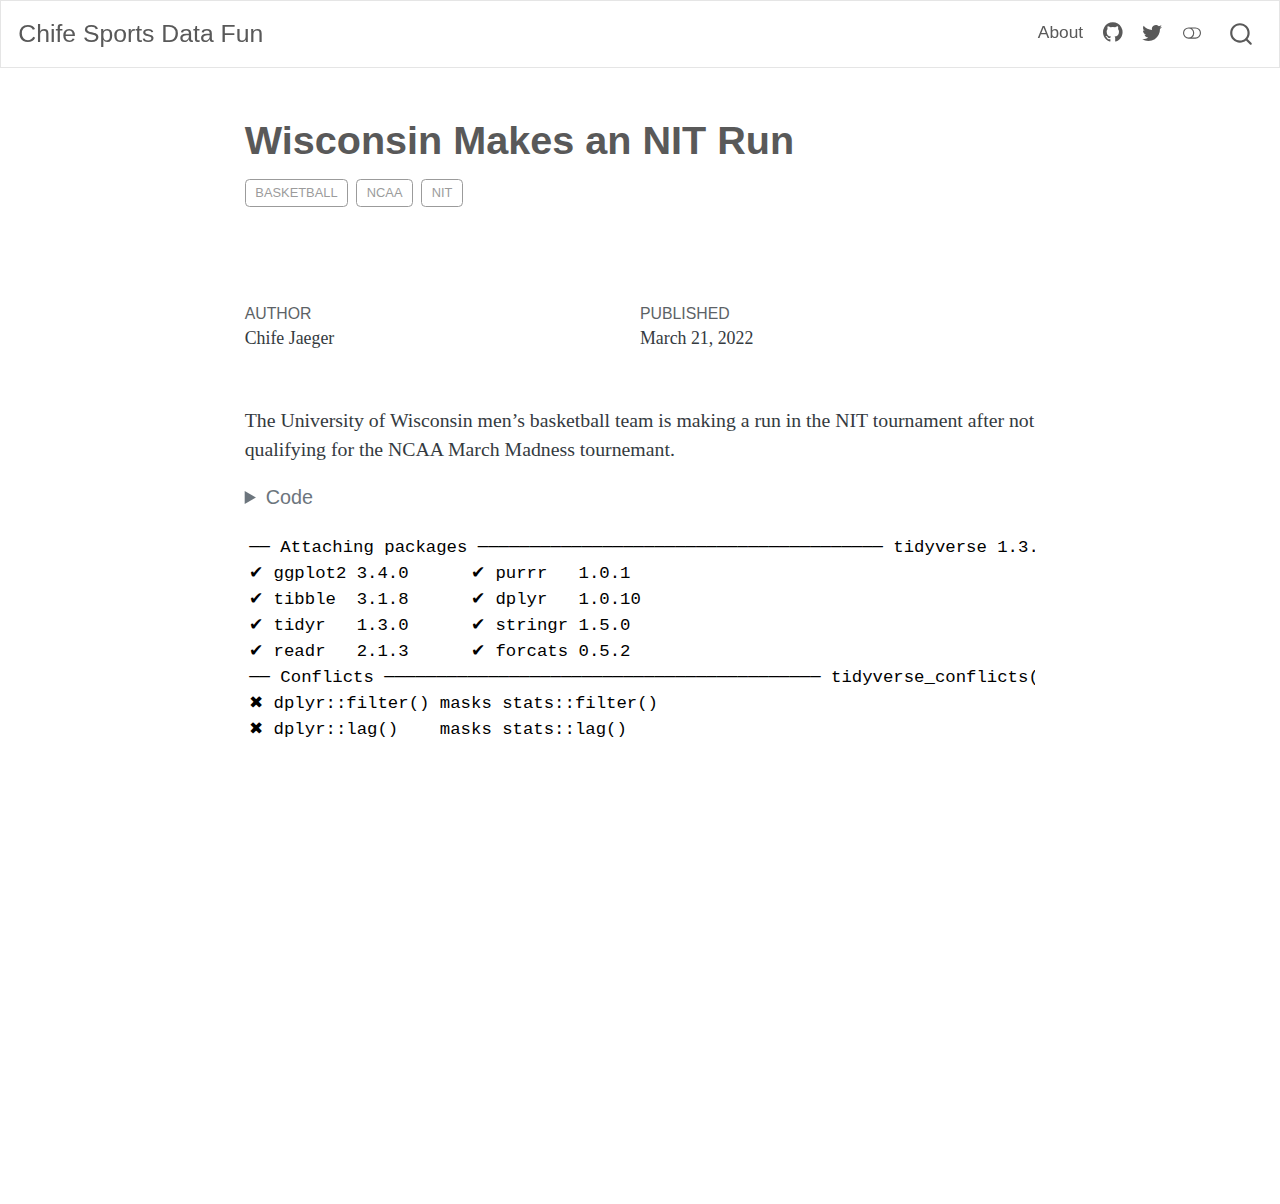
<file: posts/uw-makes-nit-run/index.html>
<!DOCTYPE html>
<html xmlns="http://www.w3.org/1999/xhtml" lang="en" xml:lang="en"><head>

<meta charset="utf-8">
<meta name="generator" content="quarto-1.2.335">

<meta name="viewport" content="width=device-width, initial-scale=1.0, user-scalable=yes">

<meta name="author" content="Chife Jaeger">
<meta name="dcterms.date" content="2022-03-21">

<title>Chife Sports Data Fun - Wisconsin Makes an NIT Run</title>
<style>
code{white-space: pre-wrap;}
span.smallcaps{font-variant: small-caps;}
div.columns{display: flex; gap: min(4vw, 1.5em);}
div.column{flex: auto; overflow-x: auto;}
div.hanging-indent{margin-left: 1.5em; text-indent: -1.5em;}
ul.task-list{list-style: none;}
ul.task-list li input[type="checkbox"] {
  width: 0.8em;
  margin: 0 0.8em 0.2em -1.6em;
  vertical-align: middle;
}
pre > code.sourceCode { white-space: pre; position: relative; }
pre > code.sourceCode > span { display: inline-block; line-height: 1.25; }
pre > code.sourceCode > span:empty { height: 1.2em; }
.sourceCode { overflow: visible; }
code.sourceCode > span { color: inherit; text-decoration: inherit; }
div.sourceCode { margin: 1em 0; }
pre.sourceCode { margin: 0; }
@media screen {
div.sourceCode { overflow: auto; }
}
@media print {
pre > code.sourceCode { white-space: pre-wrap; }
pre > code.sourceCode > span { text-indent: -5em; padding-left: 5em; }
}
pre.numberSource code
  { counter-reset: source-line 0; }
pre.numberSource code > span
  { position: relative; left: -4em; counter-increment: source-line; }
pre.numberSource code > span > a:first-child::before
  { content: counter(source-line);
    position: relative; left: -1em; text-align: right; vertical-align: baseline;
    border: none; display: inline-block;
    -webkit-touch-callout: none; -webkit-user-select: none;
    -khtml-user-select: none; -moz-user-select: none;
    -ms-user-select: none; user-select: none;
    padding: 0 4px; width: 4em;
    color: #aaaaaa;
  }
pre.numberSource { margin-left: 3em; border-left: 1px solid #aaaaaa;  padding-left: 4px; }
div.sourceCode
  {   }
@media screen {
pre > code.sourceCode > span > a:first-child::before { text-decoration: underline; }
}
code span.al { color: #ff0000; font-weight: bold; } /* Alert */
code span.an { color: #60a0b0; font-weight: bold; font-style: italic; } /* Annotation */
code span.at { color: #7d9029; } /* Attribute */
code span.bn { color: #40a070; } /* BaseN */
code span.bu { color: #008000; } /* BuiltIn */
code span.cf { color: #007020; font-weight: bold; } /* ControlFlow */
code span.ch { color: #4070a0; } /* Char */
code span.cn { color: #880000; } /* Constant */
code span.co { color: #60a0b0; font-style: italic; } /* Comment */
code span.cv { color: #60a0b0; font-weight: bold; font-style: italic; } /* CommentVar */
code span.do { color: #ba2121; font-style: italic; } /* Documentation */
code span.dt { color: #902000; } /* DataType */
code span.dv { color: #40a070; } /* DecVal */
code span.er { color: #ff0000; font-weight: bold; } /* Error */
code span.ex { } /* Extension */
code span.fl { color: #40a070; } /* Float */
code span.fu { color: #06287e; } /* Function */
code span.im { color: #008000; font-weight: bold; } /* Import */
code span.in { color: #60a0b0; font-weight: bold; font-style: italic; } /* Information */
code span.kw { color: #007020; font-weight: bold; } /* Keyword */
code span.op { color: #666666; } /* Operator */
code span.ot { color: #007020; } /* Other */
code span.pp { color: #bc7a00; } /* Preprocessor */
code span.sc { color: #4070a0; } /* SpecialChar */
code span.ss { color: #bb6688; } /* SpecialString */
code span.st { color: #4070a0; } /* String */
code span.va { color: #19177c; } /* Variable */
code span.vs { color: #4070a0; } /* VerbatimString */
code span.wa { color: #60a0b0; font-weight: bold; font-style: italic; } /* Warning */
</style>


<script src="../../site_libs/quarto-nav/quarto-nav.js"></script>
<script src="../../site_libs/quarto-nav/headroom.min.js"></script>
<script src="../../site_libs/clipboard/clipboard.min.js"></script>
<script src="../../site_libs/quarto-search/autocomplete.umd.js"></script>
<script src="../../site_libs/quarto-search/fuse.min.js"></script>
<script src="../../site_libs/quarto-search/quarto-search.js"></script>
<meta name="quarto:offset" content="../../">
<script src="../../site_libs/quarto-html/quarto.js"></script>
<script src="../../site_libs/quarto-html/popper.min.js"></script>
<script src="../../site_libs/quarto-html/tippy.umd.min.js"></script>
<script src="../../site_libs/quarto-html/anchor.min.js"></script>
<link href="../../site_libs/quarto-html/tippy.css" rel="stylesheet">
<link href="../../site_libs/quarto-html/quarto-syntax-highlighting.css" rel="stylesheet" class="quarto-color-scheme" id="quarto-text-highlighting-styles">
<link href="../../site_libs/quarto-html/quarto-syntax-highlighting-dark.css" rel="prefetch" class="quarto-color-scheme quarto-color-alternate" id="quarto-text-highlighting-styles">
<script src="../../site_libs/bootstrap/bootstrap.min.js"></script>
<link href="../../site_libs/bootstrap/bootstrap-icons.css" rel="stylesheet">
<link href="../../site_libs/bootstrap/bootstrap.min.css" rel="stylesheet" class="quarto-color-scheme" id="quarto-bootstrap" data-mode="light">
<link href="../../site_libs/bootstrap/bootstrap-dark.min.css" rel="prefetch" class="quarto-color-scheme quarto-color-alternate" id="quarto-bootstrap" data-mode="dark">
<script id="quarto-search-options" type="application/json">{
  "location": "navbar",
  "copy-button": false,
  "collapse-after": 3,
  "panel-placement": "end",
  "type": "overlay",
  "limit": 20,
  "language": {
    "search-no-results-text": "No results",
    "search-matching-documents-text": "matching documents",
    "search-copy-link-title": "Copy link to search",
    "search-hide-matches-text": "Hide additional matches",
    "search-more-match-text": "more match in this document",
    "search-more-matches-text": "more matches in this document",
    "search-clear-button-title": "Clear",
    "search-detached-cancel-button-title": "Cancel",
    "search-submit-button-title": "Submit"
  }
}</script>


<link rel="stylesheet" href="../../styles.css">
</head>

<body class="nav-fixed fullcontent">

<div id="quarto-search-results"></div>
  <header id="quarto-header" class="headroom fixed-top">
    <nav class="navbar navbar-expand-lg navbar-dark ">
      <div class="navbar-container container-fluid">
      <div class="navbar-brand-container">
    <a class="navbar-brand" href="../../index.html">
    <span class="navbar-title">Chife Sports Data Fun</span>
    </a>
  </div>
          <button class="navbar-toggler" type="button" data-bs-toggle="collapse" data-bs-target="#navbarCollapse" aria-controls="navbarCollapse" aria-expanded="false" aria-label="Toggle navigation" onclick="if (window.quartoToggleHeadroom) { window.quartoToggleHeadroom(); }">
  <span class="navbar-toggler-icon"></span>
</button>
          <div class="collapse navbar-collapse" id="navbarCollapse">
            <ul class="navbar-nav navbar-nav-scroll ms-auto">
  <li class="nav-item">
    <a class="nav-link" href="../../about.html">
 <span class="menu-text">About</span></a>
  </li>  
  <li class="nav-item compact">
    <a class="nav-link" href="https://github.com/ChifeJ"><i class="bi bi-github" role="img">
</i> 
 <span class="menu-text"></span></a>
  </li>  
  <li class="nav-item compact">
    <a class="nav-link" href="https://twitter.com/NewYearsJaeger"><i class="bi bi-twitter" role="img">
</i> 
 <span class="menu-text"></span></a>
  </li>  
</ul>
              <div class="quarto-toggle-container">
                  <a href="" class="quarto-color-scheme-toggle nav-link" onclick="window.quartoToggleColorScheme(); return false;" title="Toggle dark mode"><i class="bi"></i></a>
              </div>
              <div id="quarto-search" class="" title="Search"></div>
          </div> <!-- /navcollapse -->
      </div> <!-- /container-fluid -->
    </nav>
</header>
<!-- content -->
<header id="title-block-header" class="quarto-title-block default page-columns page-full">
  <div class="quarto-title-banner page-columns page-full">
    <div class="quarto-title column-body">
      <h1 class="title">Wisconsin Makes an NIT Run</h1>
                                <div class="quarto-categories">
                <div class="quarto-category">basketball</div>
                <div class="quarto-category">ncaa</div>
                <div class="quarto-category">nit</div>
              </div>
                  </div>
  </div>
    
  
  <div class="quarto-title-meta">

      <div>
      <div class="quarto-title-meta-heading">Author</div>
      <div class="quarto-title-meta-contents">
               <p>Chife Jaeger </p>
            </div>
    </div>
      
      <div>
      <div class="quarto-title-meta-heading">Published</div>
      <div class="quarto-title-meta-contents">
        <p class="date">March 21, 2022</p>
      </div>
    </div>
    
      
    </div>
    
  
  </header><div id="quarto-content" class="quarto-container page-columns page-rows-contents page-layout-article page-navbar">
<!-- sidebar -->
<!-- margin-sidebar -->
    
<!-- main -->
<main class="content quarto-banner-title-block" id="quarto-document-content">




<p>The University of Wisconsin men’s basketball team is making a run in the NIT tournament after not qualifying for the NCAA March Madness tournemant.</p>
<div class="cell">
<details>
<summary>Code</summary>
<div class="sourceCode cell-code" id="cb1"><pre class="sourceCode r code-with-copy"><code class="sourceCode r"><span id="cb1-1"><a href="#cb1-1" aria-hidden="true" tabindex="-1"></a><span class="fu">library</span>(tidyverse)</span></code><button title="Copy to Clipboard" class="code-copy-button"><i class="bi"></i></button></pre></div>
</details>
<div class="cell-output cell-output-stderr">
<pre><code>── Attaching packages ─────────────────────────────────────── tidyverse 1.3.2 ──
✔ ggplot2 3.4.0      ✔ purrr   1.0.1 
✔ tibble  3.1.8      ✔ dplyr   1.0.10
✔ tidyr   1.3.0      ✔ stringr 1.5.0 
✔ readr   2.1.3      ✔ forcats 0.5.2 
── Conflicts ────────────────────────────────────────── tidyverse_conflicts() ──
✖ dplyr::filter() masks stats::filter()
✖ dplyr::lag()    masks stats::lag()</code></pre>
</div>
</div>



</main> <!-- /main -->
<script id="quarto-html-after-body" type="application/javascript">
window.document.addEventListener("DOMContentLoaded", function (event) {
  const toggleBodyColorMode = (bsSheetEl) => {
    const mode = bsSheetEl.getAttribute("data-mode");
    const bodyEl = window.document.querySelector("body");
    if (mode === "dark") {
      bodyEl.classList.add("quarto-dark");
      bodyEl.classList.remove("quarto-light");
    } else {
      bodyEl.classList.add("quarto-light");
      bodyEl.classList.remove("quarto-dark");
    }
  }
  const toggleBodyColorPrimary = () => {
    const bsSheetEl = window.document.querySelector("link#quarto-bootstrap");
    if (bsSheetEl) {
      toggleBodyColorMode(bsSheetEl);
    }
  }
  toggleBodyColorPrimary();  
  const disableStylesheet = (stylesheets) => {
    for (let i=0; i < stylesheets.length; i++) {
      const stylesheet = stylesheets[i];
      stylesheet.rel = 'prefetch';
    }
  }
  const enableStylesheet = (stylesheets) => {
    for (let i=0; i < stylesheets.length; i++) {
      const stylesheet = stylesheets[i];
      stylesheet.rel = 'stylesheet';
    }
  }
  const manageTransitions = (selector, allowTransitions) => {
    const els = window.document.querySelectorAll(selector);
    for (let i=0; i < els.length; i++) {
      const el = els[i];
      if (allowTransitions) {
        el.classList.remove('notransition');
      } else {
        el.classList.add('notransition');
      }
    }
  }
  const toggleColorMode = (alternate) => {
    // Switch the stylesheets
    const alternateStylesheets = window.document.querySelectorAll('link.quarto-color-scheme.quarto-color-alternate');
    manageTransitions('#quarto-margin-sidebar .nav-link', false);
    if (alternate) {
      enableStylesheet(alternateStylesheets);
      for (const sheetNode of alternateStylesheets) {
        if (sheetNode.id === "quarto-bootstrap") {
          toggleBodyColorMode(sheetNode);
        }
      }
    } else {
      disableStylesheet(alternateStylesheets);
      toggleBodyColorPrimary();
    }
    manageTransitions('#quarto-margin-sidebar .nav-link', true);
    // Switch the toggles
    const toggles = window.document.querySelectorAll('.quarto-color-scheme-toggle');
    for (let i=0; i < toggles.length; i++) {
      const toggle = toggles[i];
      if (toggle) {
        if (alternate) {
          toggle.classList.add("alternate");     
        } else {
          toggle.classList.remove("alternate");
        }
      }
    }
    // Hack to workaround the fact that safari doesn't
    // properly recolor the scrollbar when toggling (#1455)
    if (navigator.userAgent.indexOf('Safari') > 0 && navigator.userAgent.indexOf('Chrome') == -1) {
      manageTransitions("body", false);
      window.scrollTo(0, 1);
      setTimeout(() => {
        window.scrollTo(0, 0);
        manageTransitions("body", true);
      }, 40);  
    }
  }
  const isFileUrl = () => { 
    return window.location.protocol === 'file:';
  }
  const hasAlternateSentinel = () => {  
    let styleSentinel = getColorSchemeSentinel();
    if (styleSentinel !== null) {
      return styleSentinel === "alternate";
    } else {
      return false;
    }
  }
  const setStyleSentinel = (alternate) => {
    const value = alternate ? "alternate" : "default";
    if (!isFileUrl()) {
      window.localStorage.setItem("quarto-color-scheme", value);
    } else {
      localAlternateSentinel = value;
    }
  }
  const getColorSchemeSentinel = () => {
    if (!isFileUrl()) {
      const storageValue = window.localStorage.getItem("quarto-color-scheme");
      return storageValue != null ? storageValue : localAlternateSentinel;
    } else {
      return localAlternateSentinel;
    }
  }
  let localAlternateSentinel = 'default';
  // Dark / light mode switch
  window.quartoToggleColorScheme = () => {
    // Read the current dark / light value 
    let toAlternate = !hasAlternateSentinel();
    toggleColorMode(toAlternate);
    setStyleSentinel(toAlternate);
  };
  // Ensure there is a toggle, if there isn't float one in the top right
  if (window.document.querySelector('.quarto-color-scheme-toggle') === null) {
    const a = window.document.createElement('a');
    a.classList.add('top-right');
    a.classList.add('quarto-color-scheme-toggle');
    a.href = "";
    a.onclick = function() { try { window.quartoToggleColorScheme(); } catch {} return false; };
    const i = window.document.createElement("i");
    i.classList.add('bi');
    a.appendChild(i);
    window.document.body.appendChild(a);
  }
  // Switch to dark mode if need be
  if (hasAlternateSentinel()) {
    toggleColorMode(true);
  } else {
    toggleColorMode(false);
  }
  const icon = "";
  const anchorJS = new window.AnchorJS();
  anchorJS.options = {
    placement: 'right',
    icon: icon
  };
  anchorJS.add('.anchored');
  const clipboard = new window.ClipboardJS('.code-copy-button', {
    target: function(trigger) {
      return trigger.previousElementSibling;
    }
  });
  clipboard.on('success', function(e) {
    // button target
    const button = e.trigger;
    // don't keep focus
    button.blur();
    // flash "checked"
    button.classList.add('code-copy-button-checked');
    var currentTitle = button.getAttribute("title");
    button.setAttribute("title", "Copied!");
    let tooltip;
    if (window.bootstrap) {
      button.setAttribute("data-bs-toggle", "tooltip");
      button.setAttribute("data-bs-placement", "left");
      button.setAttribute("data-bs-title", "Copied!");
      tooltip = new bootstrap.Tooltip(button, 
        { trigger: "manual", 
          customClass: "code-copy-button-tooltip",
          offset: [0, -8]});
      tooltip.show();    
    }
    setTimeout(function() {
      if (tooltip) {
        tooltip.hide();
        button.removeAttribute("data-bs-title");
        button.removeAttribute("data-bs-toggle");
        button.removeAttribute("data-bs-placement");
      }
      button.setAttribute("title", currentTitle);
      button.classList.remove('code-copy-button-checked');
    }, 1000);
    // clear code selection
    e.clearSelection();
  });
  function tippyHover(el, contentFn) {
    const config = {
      allowHTML: true,
      content: contentFn,
      maxWidth: 500,
      delay: 100,
      arrow: false,
      appendTo: function(el) {
          return el.parentElement;
      },
      interactive: true,
      interactiveBorder: 10,
      theme: 'quarto',
      placement: 'bottom-start'
    };
    window.tippy(el, config); 
  }
  const noterefs = window.document.querySelectorAll('a[role="doc-noteref"]');
  for (var i=0; i<noterefs.length; i++) {
    const ref = noterefs[i];
    tippyHover(ref, function() {
      // use id or data attribute instead here
      let href = ref.getAttribute('data-footnote-href') || ref.getAttribute('href');
      try { href = new URL(href).hash; } catch {}
      const id = href.replace(/^#\/?/, "");
      const note = window.document.getElementById(id);
      return note.innerHTML;
    });
  }
  const findCites = (el) => {
    const parentEl = el.parentElement;
    if (parentEl) {
      const cites = parentEl.dataset.cites;
      if (cites) {
        return {
          el,
          cites: cites.split(' ')
        };
      } else {
        return findCites(el.parentElement)
      }
    } else {
      return undefined;
    }
  };
  var bibliorefs = window.document.querySelectorAll('a[role="doc-biblioref"]');
  for (var i=0; i<bibliorefs.length; i++) {
    const ref = bibliorefs[i];
    const citeInfo = findCites(ref);
    if (citeInfo) {
      tippyHover(citeInfo.el, function() {
        var popup = window.document.createElement('div');
        citeInfo.cites.forEach(function(cite) {
          var citeDiv = window.document.createElement('div');
          citeDiv.classList.add('hanging-indent');
          citeDiv.classList.add('csl-entry');
          var biblioDiv = window.document.getElementById('ref-' + cite);
          if (biblioDiv) {
            citeDiv.innerHTML = biblioDiv.innerHTML;
          }
          popup.appendChild(citeDiv);
        });
        return popup.innerHTML;
      });
    }
  }
});
</script>
</div> <!-- /content -->



</body></html>
</file>
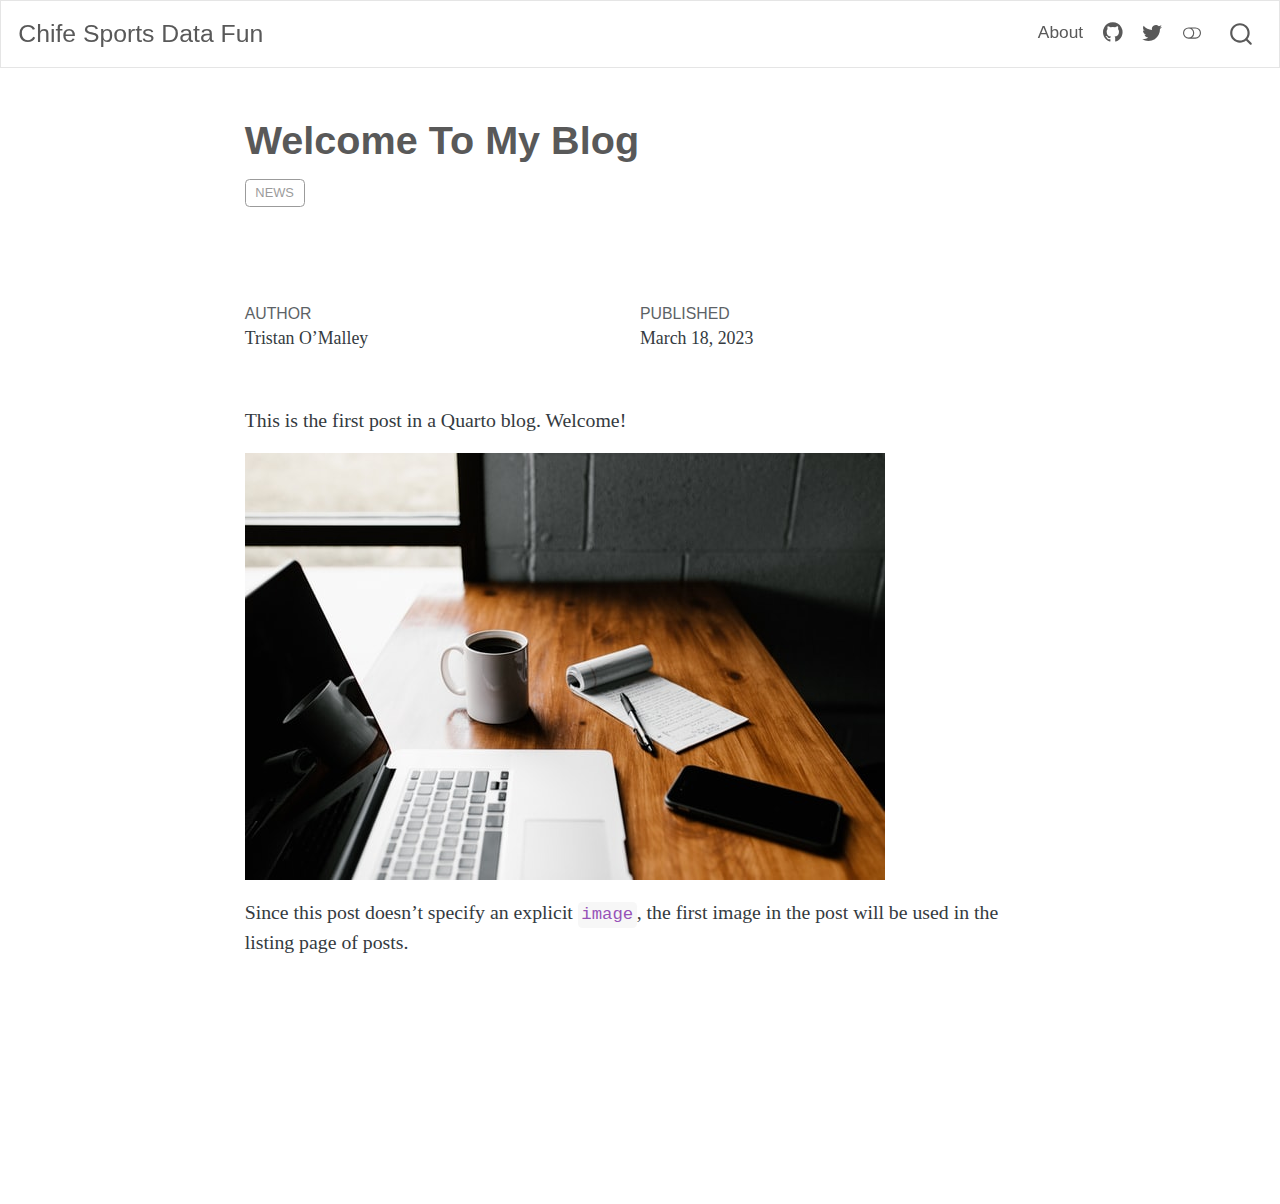
<file: posts/welcome/index.html>
<!DOCTYPE html>
<html xmlns="http://www.w3.org/1999/xhtml" lang="en" xml:lang="en"><head>

<meta charset="utf-8">
<meta name="generator" content="quarto-1.2.335">

<meta name="viewport" content="width=device-width, initial-scale=1.0, user-scalable=yes">

<meta name="author" content="Tristan O’Malley">
<meta name="dcterms.date" content="2023-03-18">

<title>Chife Sports Data Fun - Welcome To My Blog</title>
<style>
code{white-space: pre-wrap;}
span.smallcaps{font-variant: small-caps;}
div.columns{display: flex; gap: min(4vw, 1.5em);}
div.column{flex: auto; overflow-x: auto;}
div.hanging-indent{margin-left: 1.5em; text-indent: -1.5em;}
ul.task-list{list-style: none;}
ul.task-list li input[type="checkbox"] {
  width: 0.8em;
  margin: 0 0.8em 0.2em -1.6em;
  vertical-align: middle;
}
</style>


<script src="../../site_libs/quarto-nav/quarto-nav.js"></script>
<script src="../../site_libs/quarto-nav/headroom.min.js"></script>
<script src="../../site_libs/clipboard/clipboard.min.js"></script>
<script src="../../site_libs/quarto-search/autocomplete.umd.js"></script>
<script src="../../site_libs/quarto-search/fuse.min.js"></script>
<script src="../../site_libs/quarto-search/quarto-search.js"></script>
<meta name="quarto:offset" content="../../">
<script src="../../site_libs/quarto-html/quarto.js"></script>
<script src="../../site_libs/quarto-html/popper.min.js"></script>
<script src="../../site_libs/quarto-html/tippy.umd.min.js"></script>
<script src="../../site_libs/quarto-html/anchor.min.js"></script>
<link href="../../site_libs/quarto-html/tippy.css" rel="stylesheet">
<link href="../../site_libs/quarto-html/quarto-syntax-highlighting.css" rel="stylesheet" class="quarto-color-scheme" id="quarto-text-highlighting-styles">
<link href="../../site_libs/quarto-html/quarto-syntax-highlighting-dark.css" rel="prefetch" class="quarto-color-scheme quarto-color-alternate" id="quarto-text-highlighting-styles">
<script src="../../site_libs/bootstrap/bootstrap.min.js"></script>
<link href="../../site_libs/bootstrap/bootstrap-icons.css" rel="stylesheet">
<link href="../../site_libs/bootstrap/bootstrap.min.css" rel="stylesheet" class="quarto-color-scheme" id="quarto-bootstrap" data-mode="light">
<link href="../../site_libs/bootstrap/bootstrap-dark.min.css" rel="prefetch" class="quarto-color-scheme quarto-color-alternate" id="quarto-bootstrap" data-mode="dark">
<script id="quarto-search-options" type="application/json">{
  "location": "navbar",
  "copy-button": false,
  "collapse-after": 3,
  "panel-placement": "end",
  "type": "overlay",
  "limit": 20,
  "language": {
    "search-no-results-text": "No results",
    "search-matching-documents-text": "matching documents",
    "search-copy-link-title": "Copy link to search",
    "search-hide-matches-text": "Hide additional matches",
    "search-more-match-text": "more match in this document",
    "search-more-matches-text": "more matches in this document",
    "search-clear-button-title": "Clear",
    "search-detached-cancel-button-title": "Cancel",
    "search-submit-button-title": "Submit"
  }
}</script>


<link rel="stylesheet" href="../../styles.css">
</head>

<body class="nav-fixed fullcontent">

<div id="quarto-search-results"></div>
  <header id="quarto-header" class="headroom fixed-top">
    <nav class="navbar navbar-expand-lg navbar-dark ">
      <div class="navbar-container container-fluid">
      <div class="navbar-brand-container">
    <a class="navbar-brand" href="../../index.html">
    <span class="navbar-title">Chife Sports Data Fun</span>
    </a>
  </div>
          <button class="navbar-toggler" type="button" data-bs-toggle="collapse" data-bs-target="#navbarCollapse" aria-controls="navbarCollapse" aria-expanded="false" aria-label="Toggle navigation" onclick="if (window.quartoToggleHeadroom) { window.quartoToggleHeadroom(); }">
  <span class="navbar-toggler-icon"></span>
</button>
          <div class="collapse navbar-collapse" id="navbarCollapse">
            <ul class="navbar-nav navbar-nav-scroll ms-auto">
  <li class="nav-item">
    <a class="nav-link" href="../../about.html">
 <span class="menu-text">About</span></a>
  </li>  
  <li class="nav-item compact">
    <a class="nav-link" href="https://github.com/ChifeJ"><i class="bi bi-github" role="img">
</i> 
 <span class="menu-text"></span></a>
  </li>  
  <li class="nav-item compact">
    <a class="nav-link" href="https://twitter.com/NewYearsJaeger"><i class="bi bi-twitter" role="img">
</i> 
 <span class="menu-text"></span></a>
  </li>  
</ul>
              <div class="quarto-toggle-container">
                  <a href="" class="quarto-color-scheme-toggle nav-link" onclick="window.quartoToggleColorScheme(); return false;" title="Toggle dark mode"><i class="bi"></i></a>
              </div>
              <div id="quarto-search" class="" title="Search"></div>
          </div> <!-- /navcollapse -->
      </div> <!-- /container-fluid -->
    </nav>
</header>
<!-- content -->
<header id="title-block-header" class="quarto-title-block default page-columns page-full">
  <div class="quarto-title-banner page-columns page-full">
    <div class="quarto-title column-body">
      <h1 class="title">Welcome To My Blog</h1>
                                <div class="quarto-categories">
                <div class="quarto-category">news</div>
              </div>
                  </div>
  </div>
    
  
  <div class="quarto-title-meta">

      <div>
      <div class="quarto-title-meta-heading">Author</div>
      <div class="quarto-title-meta-contents">
               <p>Tristan O’Malley </p>
            </div>
    </div>
      
      <div>
      <div class="quarto-title-meta-heading">Published</div>
      <div class="quarto-title-meta-contents">
        <p class="date">March 18, 2023</p>
      </div>
    </div>
    
      
    </div>
    
  
  </header><div id="quarto-content" class="quarto-container page-columns page-rows-contents page-layout-article page-navbar">
<!-- sidebar -->
<!-- margin-sidebar -->
    
<!-- main -->
<main class="content quarto-banner-title-block" id="quarto-document-content">




<p>This is the first post in a Quarto blog. Welcome!</p>
<p><img src="thumbnail.jpg" class="img-fluid"></p>
<p>Since this post doesn’t specify an explicit <code>image</code>, the first image in the post will be used in the listing page of posts.</p>



</main> <!-- /main -->
<script id="quarto-html-after-body" type="application/javascript">
window.document.addEventListener("DOMContentLoaded", function (event) {
  const toggleBodyColorMode = (bsSheetEl) => {
    const mode = bsSheetEl.getAttribute("data-mode");
    const bodyEl = window.document.querySelector("body");
    if (mode === "dark") {
      bodyEl.classList.add("quarto-dark");
      bodyEl.classList.remove("quarto-light");
    } else {
      bodyEl.classList.add("quarto-light");
      bodyEl.classList.remove("quarto-dark");
    }
  }
  const toggleBodyColorPrimary = () => {
    const bsSheetEl = window.document.querySelector("link#quarto-bootstrap");
    if (bsSheetEl) {
      toggleBodyColorMode(bsSheetEl);
    }
  }
  toggleBodyColorPrimary();  
  const disableStylesheet = (stylesheets) => {
    for (let i=0; i < stylesheets.length; i++) {
      const stylesheet = stylesheets[i];
      stylesheet.rel = 'prefetch';
    }
  }
  const enableStylesheet = (stylesheets) => {
    for (let i=0; i < stylesheets.length; i++) {
      const stylesheet = stylesheets[i];
      stylesheet.rel = 'stylesheet';
    }
  }
  const manageTransitions = (selector, allowTransitions) => {
    const els = window.document.querySelectorAll(selector);
    for (let i=0; i < els.length; i++) {
      const el = els[i];
      if (allowTransitions) {
        el.classList.remove('notransition');
      } else {
        el.classList.add('notransition');
      }
    }
  }
  const toggleColorMode = (alternate) => {
    // Switch the stylesheets
    const alternateStylesheets = window.document.querySelectorAll('link.quarto-color-scheme.quarto-color-alternate');
    manageTransitions('#quarto-margin-sidebar .nav-link', false);
    if (alternate) {
      enableStylesheet(alternateStylesheets);
      for (const sheetNode of alternateStylesheets) {
        if (sheetNode.id === "quarto-bootstrap") {
          toggleBodyColorMode(sheetNode);
        }
      }
    } else {
      disableStylesheet(alternateStylesheets);
      toggleBodyColorPrimary();
    }
    manageTransitions('#quarto-margin-sidebar .nav-link', true);
    // Switch the toggles
    const toggles = window.document.querySelectorAll('.quarto-color-scheme-toggle');
    for (let i=0; i < toggles.length; i++) {
      const toggle = toggles[i];
      if (toggle) {
        if (alternate) {
          toggle.classList.add("alternate");     
        } else {
          toggle.classList.remove("alternate");
        }
      }
    }
    // Hack to workaround the fact that safari doesn't
    // properly recolor the scrollbar when toggling (#1455)
    if (navigator.userAgent.indexOf('Safari') > 0 && navigator.userAgent.indexOf('Chrome') == -1) {
      manageTransitions("body", false);
      window.scrollTo(0, 1);
      setTimeout(() => {
        window.scrollTo(0, 0);
        manageTransitions("body", true);
      }, 40);  
    }
  }
  const isFileUrl = () => { 
    return window.location.protocol === 'file:';
  }
  const hasAlternateSentinel = () => {  
    let styleSentinel = getColorSchemeSentinel();
    if (styleSentinel !== null) {
      return styleSentinel === "alternate";
    } else {
      return false;
    }
  }
  const setStyleSentinel = (alternate) => {
    const value = alternate ? "alternate" : "default";
    if (!isFileUrl()) {
      window.localStorage.setItem("quarto-color-scheme", value);
    } else {
      localAlternateSentinel = value;
    }
  }
  const getColorSchemeSentinel = () => {
    if (!isFileUrl()) {
      const storageValue = window.localStorage.getItem("quarto-color-scheme");
      return storageValue != null ? storageValue : localAlternateSentinel;
    } else {
      return localAlternateSentinel;
    }
  }
  let localAlternateSentinel = 'default';
  // Dark / light mode switch
  window.quartoToggleColorScheme = () => {
    // Read the current dark / light value 
    let toAlternate = !hasAlternateSentinel();
    toggleColorMode(toAlternate);
    setStyleSentinel(toAlternate);
  };
  // Ensure there is a toggle, if there isn't float one in the top right
  if (window.document.querySelector('.quarto-color-scheme-toggle') === null) {
    const a = window.document.createElement('a');
    a.classList.add('top-right');
    a.classList.add('quarto-color-scheme-toggle');
    a.href = "";
    a.onclick = function() { try { window.quartoToggleColorScheme(); } catch {} return false; };
    const i = window.document.createElement("i");
    i.classList.add('bi');
    a.appendChild(i);
    window.document.body.appendChild(a);
  }
  // Switch to dark mode if need be
  if (hasAlternateSentinel()) {
    toggleColorMode(true);
  } else {
    toggleColorMode(false);
  }
  const icon = "";
  const anchorJS = new window.AnchorJS();
  anchorJS.options = {
    placement: 'right',
    icon: icon
  };
  anchorJS.add('.anchored');
  const clipboard = new window.ClipboardJS('.code-copy-button', {
    target: function(trigger) {
      return trigger.previousElementSibling;
    }
  });
  clipboard.on('success', function(e) {
    // button target
    const button = e.trigger;
    // don't keep focus
    button.blur();
    // flash "checked"
    button.classList.add('code-copy-button-checked');
    var currentTitle = button.getAttribute("title");
    button.setAttribute("title", "Copied!");
    let tooltip;
    if (window.bootstrap) {
      button.setAttribute("data-bs-toggle", "tooltip");
      button.setAttribute("data-bs-placement", "left");
      button.setAttribute("data-bs-title", "Copied!");
      tooltip = new bootstrap.Tooltip(button, 
        { trigger: "manual", 
          customClass: "code-copy-button-tooltip",
          offset: [0, -8]});
      tooltip.show();    
    }
    setTimeout(function() {
      if (tooltip) {
        tooltip.hide();
        button.removeAttribute("data-bs-title");
        button.removeAttribute("data-bs-toggle");
        button.removeAttribute("data-bs-placement");
      }
      button.setAttribute("title", currentTitle);
      button.classList.remove('code-copy-button-checked');
    }, 1000);
    // clear code selection
    e.clearSelection();
  });
  function tippyHover(el, contentFn) {
    const config = {
      allowHTML: true,
      content: contentFn,
      maxWidth: 500,
      delay: 100,
      arrow: false,
      appendTo: function(el) {
          return el.parentElement;
      },
      interactive: true,
      interactiveBorder: 10,
      theme: 'quarto',
      placement: 'bottom-start'
    };
    window.tippy(el, config); 
  }
  const noterefs = window.document.querySelectorAll('a[role="doc-noteref"]');
  for (var i=0; i<noterefs.length; i++) {
    const ref = noterefs[i];
    tippyHover(ref, function() {
      // use id or data attribute instead here
      let href = ref.getAttribute('data-footnote-href') || ref.getAttribute('href');
      try { href = new URL(href).hash; } catch {}
      const id = href.replace(/^#\/?/, "");
      const note = window.document.getElementById(id);
      return note.innerHTML;
    });
  }
  const findCites = (el) => {
    const parentEl = el.parentElement;
    if (parentEl) {
      const cites = parentEl.dataset.cites;
      if (cites) {
        return {
          el,
          cites: cites.split(' ')
        };
      } else {
        return findCites(el.parentElement)
      }
    } else {
      return undefined;
    }
  };
  var bibliorefs = window.document.querySelectorAll('a[role="doc-biblioref"]');
  for (var i=0; i<bibliorefs.length; i++) {
    const ref = bibliorefs[i];
    const citeInfo = findCites(ref);
    if (citeInfo) {
      tippyHover(citeInfo.el, function() {
        var popup = window.document.createElement('div');
        citeInfo.cites.forEach(function(cite) {
          var citeDiv = window.document.createElement('div');
          citeDiv.classList.add('hanging-indent');
          citeDiv.classList.add('csl-entry');
          var biblioDiv = window.document.getElementById('ref-' + cite);
          if (biblioDiv) {
            citeDiv.innerHTML = biblioDiv.innerHTML;
          }
          popup.appendChild(citeDiv);
        });
        return popup.innerHTML;
      });
    }
  }
});
</script>
</div> <!-- /content -->



</body></html>
</file>
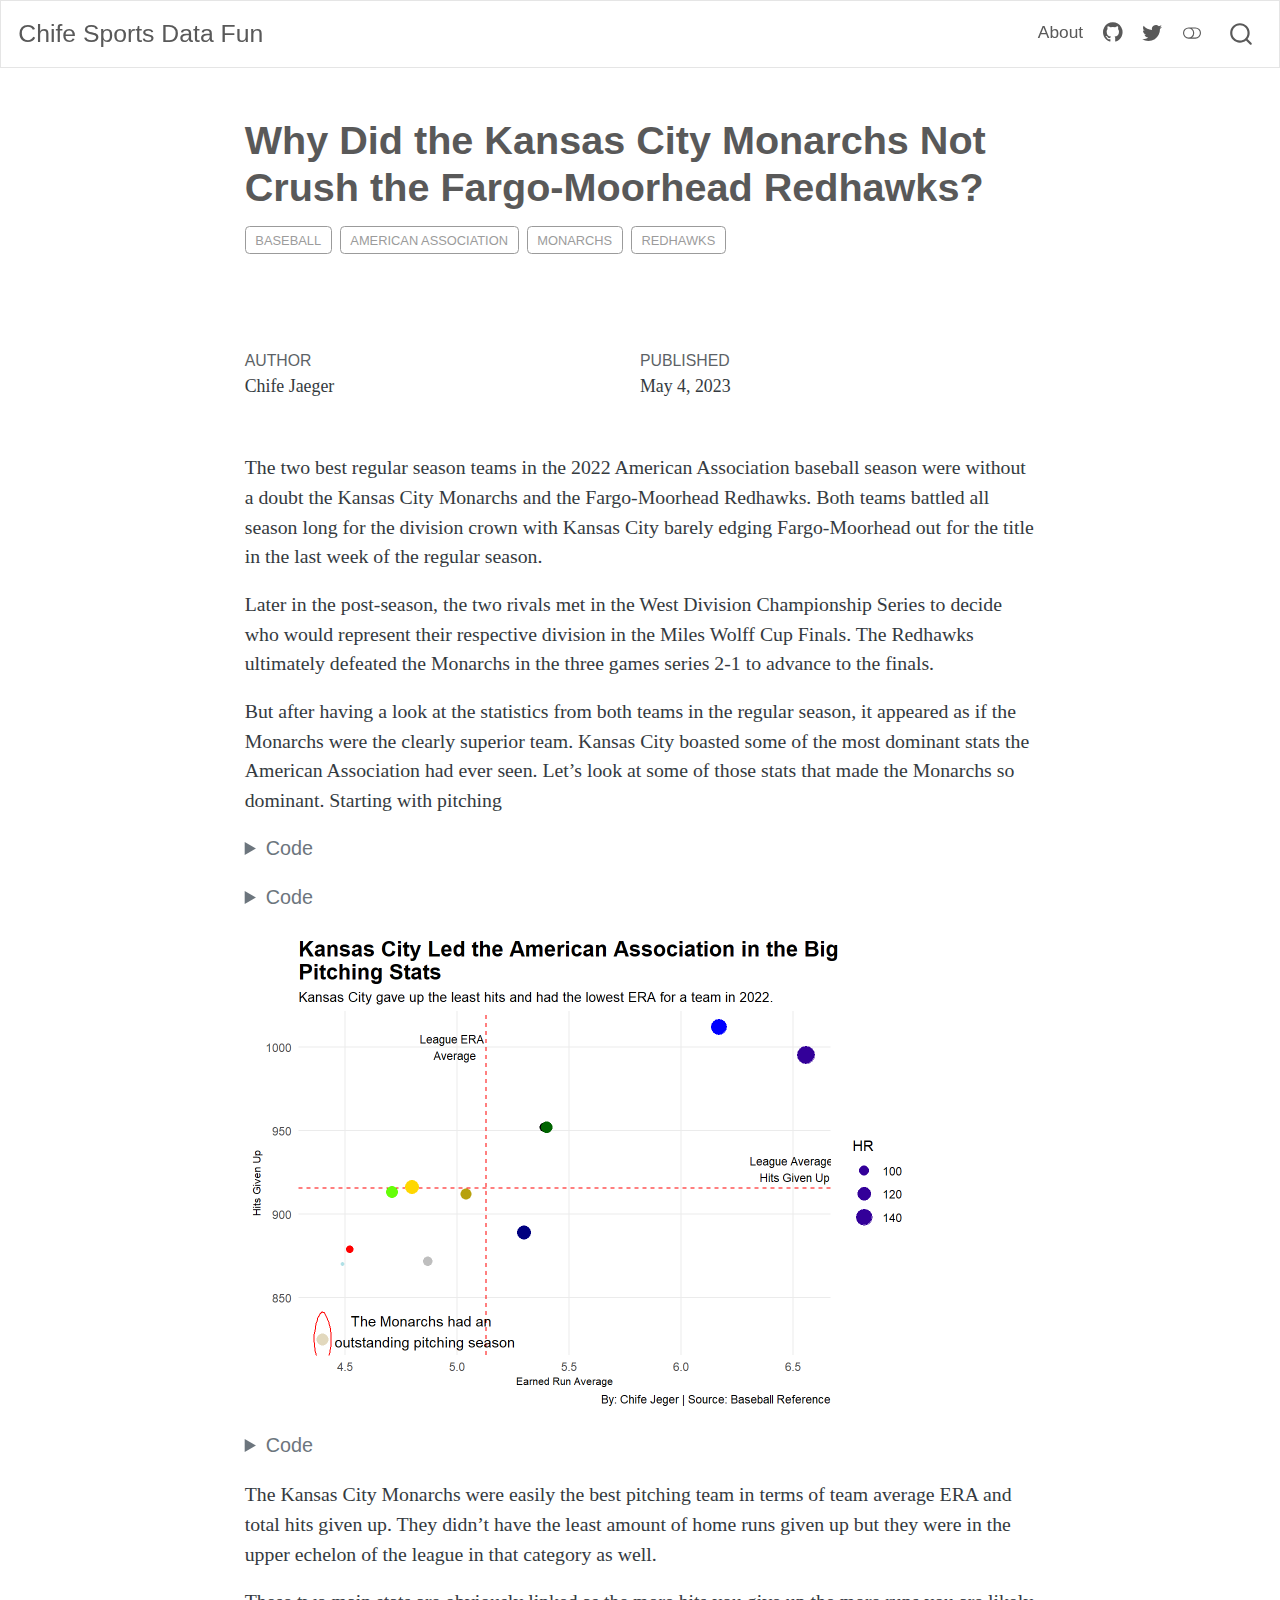
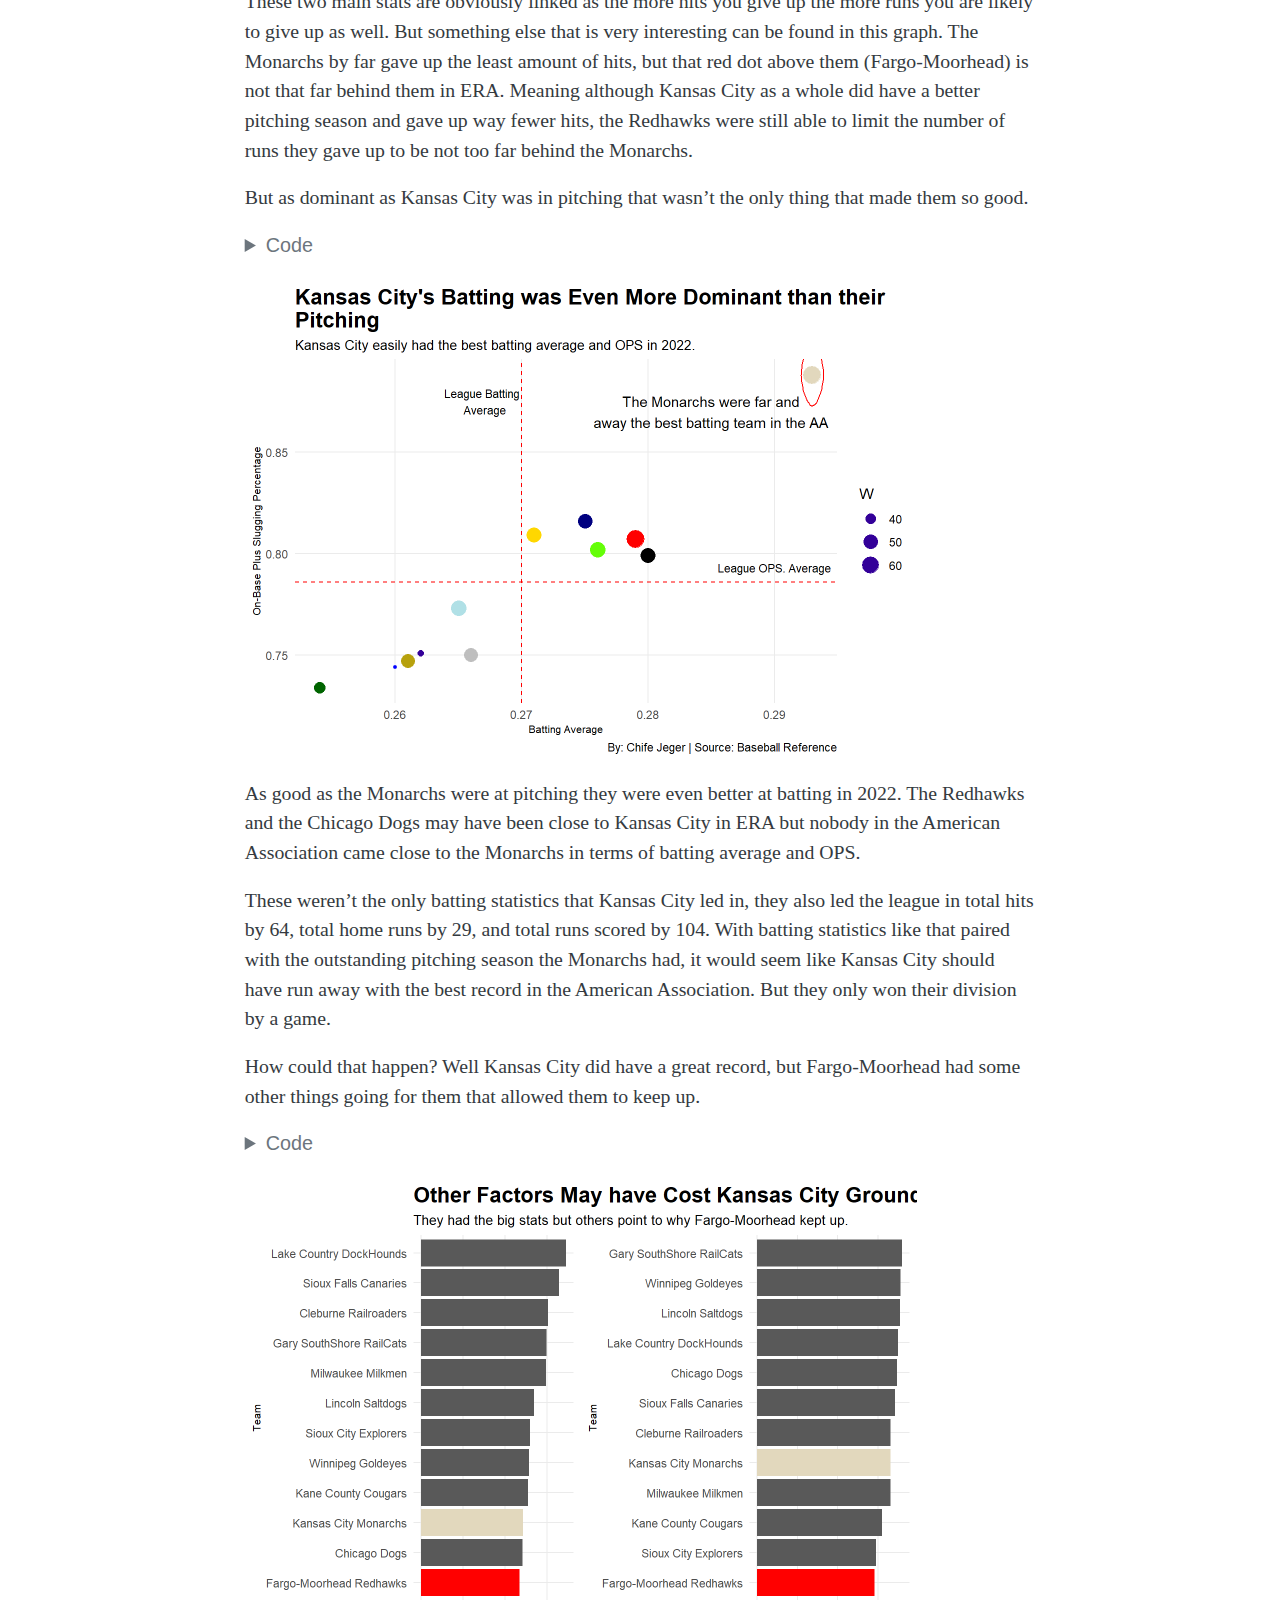
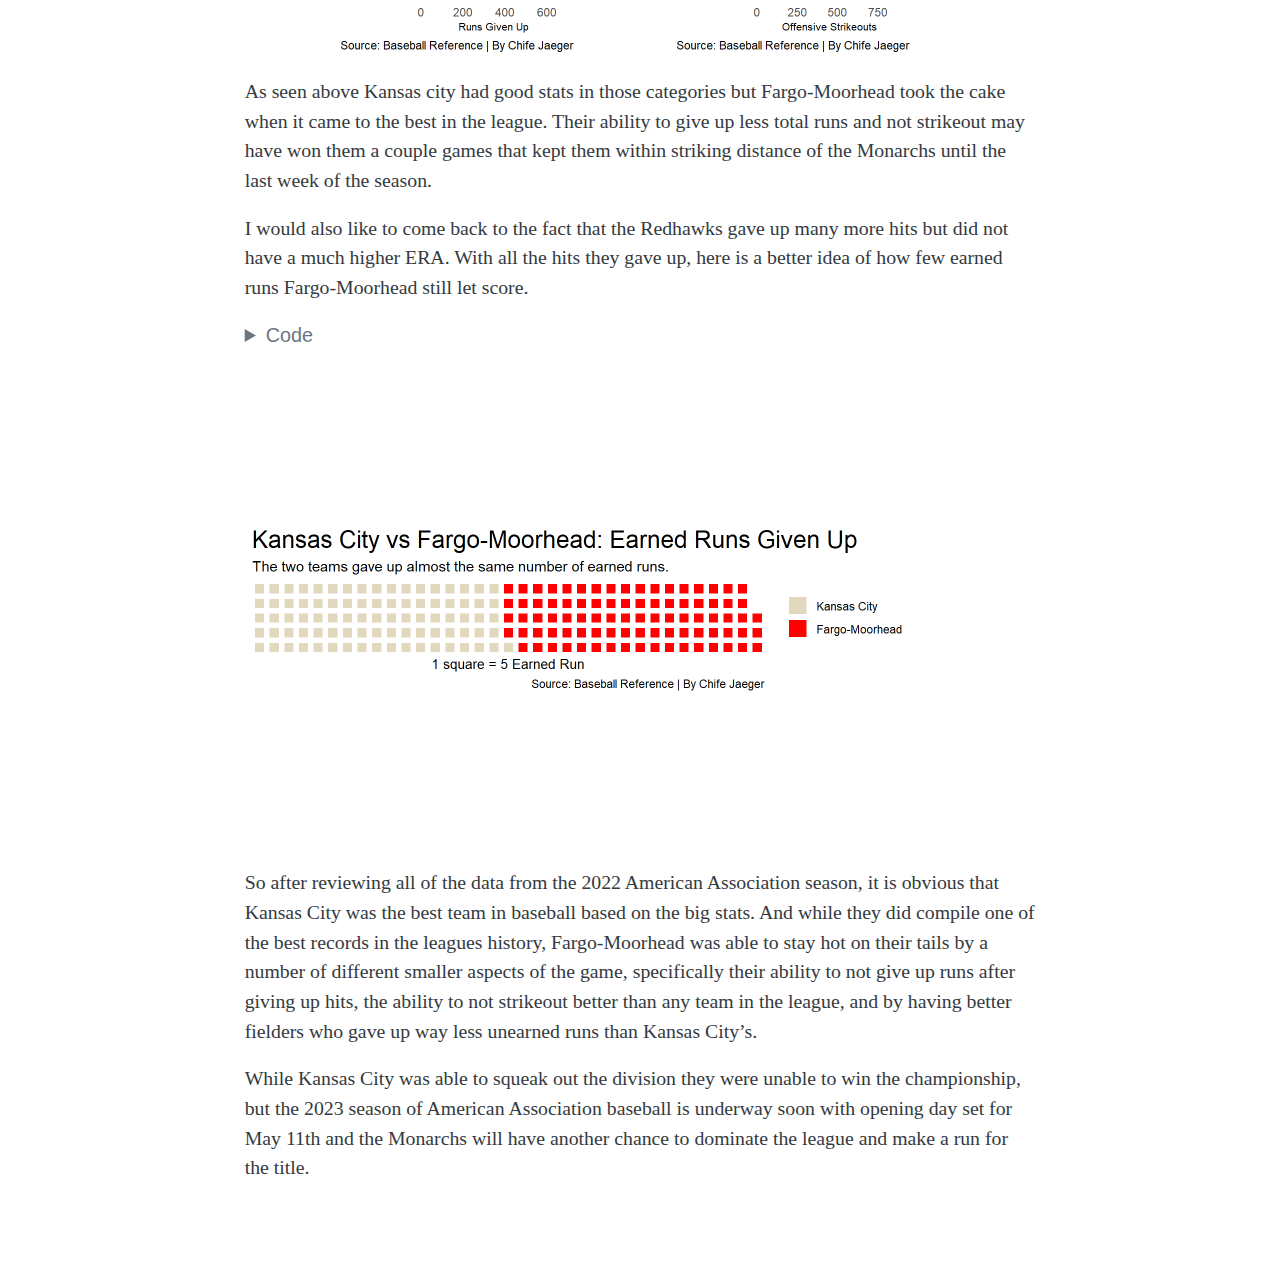
<file: posts/why-did-kc-tie-with-fm/index.html>
<!DOCTYPE html>
<html xmlns="http://www.w3.org/1999/xhtml" lang="en" xml:lang="en"><head>

<meta charset="utf-8">
<meta name="generator" content="quarto-1.2.335">

<meta name="viewport" content="width=device-width, initial-scale=1.0, user-scalable=yes">

<meta name="author" content="Chife Jaeger">
<meta name="dcterms.date" content="2023-05-04">

<title>Chife Sports Data Fun - Why Did the Kansas City Monarchs Not Crush the Fargo-Moorhead Redhawks?</title>
<style>
code{white-space: pre-wrap;}
span.smallcaps{font-variant: small-caps;}
div.columns{display: flex; gap: min(4vw, 1.5em);}
div.column{flex: auto; overflow-x: auto;}
div.hanging-indent{margin-left: 1.5em; text-indent: -1.5em;}
ul.task-list{list-style: none;}
ul.task-list li input[type="checkbox"] {
  width: 0.8em;
  margin: 0 0.8em 0.2em -1.6em;
  vertical-align: middle;
}
pre > code.sourceCode { white-space: pre; position: relative; }
pre > code.sourceCode > span { display: inline-block; line-height: 1.25; }
pre > code.sourceCode > span:empty { height: 1.2em; }
.sourceCode { overflow: visible; }
code.sourceCode > span { color: inherit; text-decoration: inherit; }
div.sourceCode { margin: 1em 0; }
pre.sourceCode { margin: 0; }
@media screen {
div.sourceCode { overflow: auto; }
}
@media print {
pre > code.sourceCode { white-space: pre-wrap; }
pre > code.sourceCode > span { text-indent: -5em; padding-left: 5em; }
}
pre.numberSource code
  { counter-reset: source-line 0; }
pre.numberSource code > span
  { position: relative; left: -4em; counter-increment: source-line; }
pre.numberSource code > span > a:first-child::before
  { content: counter(source-line);
    position: relative; left: -1em; text-align: right; vertical-align: baseline;
    border: none; display: inline-block;
    -webkit-touch-callout: none; -webkit-user-select: none;
    -khtml-user-select: none; -moz-user-select: none;
    -ms-user-select: none; user-select: none;
    padding: 0 4px; width: 4em;
    color: #aaaaaa;
  }
pre.numberSource { margin-left: 3em; border-left: 1px solid #aaaaaa;  padding-left: 4px; }
div.sourceCode
  {   }
@media screen {
pre > code.sourceCode > span > a:first-child::before { text-decoration: underline; }
}
code span.al { color: #ff0000; font-weight: bold; } /* Alert */
code span.an { color: #60a0b0; font-weight: bold; font-style: italic; } /* Annotation */
code span.at { color: #7d9029; } /* Attribute */
code span.bn { color: #40a070; } /* BaseN */
code span.bu { color: #008000; } /* BuiltIn */
code span.cf { color: #007020; font-weight: bold; } /* ControlFlow */
code span.ch { color: #4070a0; } /* Char */
code span.cn { color: #880000; } /* Constant */
code span.co { color: #60a0b0; font-style: italic; } /* Comment */
code span.cv { color: #60a0b0; font-weight: bold; font-style: italic; } /* CommentVar */
code span.do { color: #ba2121; font-style: italic; } /* Documentation */
code span.dt { color: #902000; } /* DataType */
code span.dv { color: #40a070; } /* DecVal */
code span.er { color: #ff0000; font-weight: bold; } /* Error */
code span.ex { } /* Extension */
code span.fl { color: #40a070; } /* Float */
code span.fu { color: #06287e; } /* Function */
code span.im { color: #008000; font-weight: bold; } /* Import */
code span.in { color: #60a0b0; font-weight: bold; font-style: italic; } /* Information */
code span.kw { color: #007020; font-weight: bold; } /* Keyword */
code span.op { color: #666666; } /* Operator */
code span.ot { color: #007020; } /* Other */
code span.pp { color: #bc7a00; } /* Preprocessor */
code span.sc { color: #4070a0; } /* SpecialChar */
code span.ss { color: #bb6688; } /* SpecialString */
code span.st { color: #4070a0; } /* String */
code span.va { color: #19177c; } /* Variable */
code span.vs { color: #4070a0; } /* VerbatimString */
code span.wa { color: #60a0b0; font-weight: bold; font-style: italic; } /* Warning */
</style>


<script src="../../site_libs/quarto-nav/quarto-nav.js"></script>
<script src="../../site_libs/quarto-nav/headroom.min.js"></script>
<script src="../../site_libs/clipboard/clipboard.min.js"></script>
<script src="../../site_libs/quarto-search/autocomplete.umd.js"></script>
<script src="../../site_libs/quarto-search/fuse.min.js"></script>
<script src="../../site_libs/quarto-search/quarto-search.js"></script>
<meta name="quarto:offset" content="../../">
<script src="../../site_libs/quarto-html/quarto.js"></script>
<script src="../../site_libs/quarto-html/popper.min.js"></script>
<script src="../../site_libs/quarto-html/tippy.umd.min.js"></script>
<script src="../../site_libs/quarto-html/anchor.min.js"></script>
<link href="../../site_libs/quarto-html/tippy.css" rel="stylesheet">
<link href="../../site_libs/quarto-html/quarto-syntax-highlighting.css" rel="stylesheet" class="quarto-color-scheme" id="quarto-text-highlighting-styles">
<link href="../../site_libs/quarto-html/quarto-syntax-highlighting-dark.css" rel="prefetch" class="quarto-color-scheme quarto-color-alternate" id="quarto-text-highlighting-styles">
<script src="../../site_libs/bootstrap/bootstrap.min.js"></script>
<link href="../../site_libs/bootstrap/bootstrap-icons.css" rel="stylesheet">
<link href="../../site_libs/bootstrap/bootstrap.min.css" rel="stylesheet" class="quarto-color-scheme" id="quarto-bootstrap" data-mode="light">
<link href="../../site_libs/bootstrap/bootstrap-dark.min.css" rel="prefetch" class="quarto-color-scheme quarto-color-alternate" id="quarto-bootstrap" data-mode="dark">
<script id="quarto-search-options" type="application/json">{
  "location": "navbar",
  "copy-button": false,
  "collapse-after": 3,
  "panel-placement": "end",
  "type": "overlay",
  "limit": 20,
  "language": {
    "search-no-results-text": "No results",
    "search-matching-documents-text": "matching documents",
    "search-copy-link-title": "Copy link to search",
    "search-hide-matches-text": "Hide additional matches",
    "search-more-match-text": "more match in this document",
    "search-more-matches-text": "more matches in this document",
    "search-clear-button-title": "Clear",
    "search-detached-cancel-button-title": "Cancel",
    "search-submit-button-title": "Submit"
  }
}</script>


<link rel="stylesheet" href="../../styles.css">
</head>

<body class="nav-fixed fullcontent">

<div id="quarto-search-results"></div>
  <header id="quarto-header" class="headroom fixed-top">
    <nav class="navbar navbar-expand-lg navbar-dark ">
      <div class="navbar-container container-fluid">
      <div class="navbar-brand-container">
    <a class="navbar-brand" href="../../index.html">
    <span class="navbar-title">Chife Sports Data Fun</span>
    </a>
  </div>
          <button class="navbar-toggler" type="button" data-bs-toggle="collapse" data-bs-target="#navbarCollapse" aria-controls="navbarCollapse" aria-expanded="false" aria-label="Toggle navigation" onclick="if (window.quartoToggleHeadroom) { window.quartoToggleHeadroom(); }">
  <span class="navbar-toggler-icon"></span>
</button>
          <div class="collapse navbar-collapse" id="navbarCollapse">
            <ul class="navbar-nav navbar-nav-scroll ms-auto">
  <li class="nav-item">
    <a class="nav-link" href="../../about.html">
 <span class="menu-text">About</span></a>
  </li>  
  <li class="nav-item compact">
    <a class="nav-link" href="https://github.com/ChifeJ"><i class="bi bi-github" role="img">
</i> 
 <span class="menu-text"></span></a>
  </li>  
  <li class="nav-item compact">
    <a class="nav-link" href="https://twitter.com/NewYearsJaeger"><i class="bi bi-twitter" role="img">
</i> 
 <span class="menu-text"></span></a>
  </li>  
</ul>
              <div class="quarto-toggle-container">
                  <a href="" class="quarto-color-scheme-toggle nav-link" onclick="window.quartoToggleColorScheme(); return false;" title="Toggle dark mode"><i class="bi"></i></a>
              </div>
              <div id="quarto-search" class="" title="Search"></div>
          </div> <!-- /navcollapse -->
      </div> <!-- /container-fluid -->
    </nav>
</header>
<!-- content -->
<header id="title-block-header" class="quarto-title-block default page-columns page-full">
  <div class="quarto-title-banner page-columns page-full">
    <div class="quarto-title column-body">
      <h1 class="title">Why Did the Kansas City Monarchs Not Crush the Fargo-Moorhead Redhawks?</h1>
                                <div class="quarto-categories">
                <div class="quarto-category">baseball</div>
                <div class="quarto-category">american association</div>
                <div class="quarto-category">monarchs</div>
                <div class="quarto-category">redhawks</div>
              </div>
                  </div>
  </div>
    
  
  <div class="quarto-title-meta">

      <div>
      <div class="quarto-title-meta-heading">Author</div>
      <div class="quarto-title-meta-contents">
               <p>Chife Jaeger </p>
            </div>
    </div>
      
      <div>
      <div class="quarto-title-meta-heading">Published</div>
      <div class="quarto-title-meta-contents">
        <p class="date">May 4, 2023</p>
      </div>
    </div>
    
      
    </div>
    
  
  </header><div id="quarto-content" class="quarto-container page-columns page-rows-contents page-layout-article page-navbar">
<!-- sidebar -->
<!-- margin-sidebar -->
    
<!-- main -->
<main class="content quarto-banner-title-block" id="quarto-document-content">




<p>The two best regular season teams in the 2022 American Association baseball season were without a doubt the Kansas City Monarchs and the Fargo-Moorhead Redhawks. Both teams battled all season long for the division crown with Kansas City barely edging Fargo-Moorhead out for the title in the last week of the regular season.</p>
<p>Later in the post-season, the two rivals met in the West Division Championship Series to decide who would represent their respective division in the Miles Wolff Cup Finals. The Redhawks ultimately defeated the Monarchs in the three games series 2-1 to advance to the finals.</p>
<p>But after having a look at the statistics from both teams in the regular season, it appeared as if the Monarchs were the clearly superior team. Kansas City boasted some of the most dominant stats the American Association had ever seen. Let’s look at some of those stats that made the Monarchs so dominant. Starting with pitching</p>
<div class="cell">
<details>
<summary>Code</summary>
<div class="sourceCode cell-code" id="cb1"><pre class="sourceCode r code-with-copy"><code class="sourceCode r"><span id="cb1-1"><a href="#cb1-1" aria-hidden="true" tabindex="-1"></a><span class="fu">library</span>(tidyverse)</span>
<span id="cb1-2"><a href="#cb1-2" aria-hidden="true" tabindex="-1"></a><span class="fu">library</span>(ggrepel)</span>
<span id="cb1-3"><a href="#cb1-3" aria-hidden="true" tabindex="-1"></a><span class="fu">library</span>(ggalt)</span>
<span id="cb1-4"><a href="#cb1-4" aria-hidden="true" tabindex="-1"></a><span class="fu">library</span>(cowplot)</span>
<span id="cb1-5"><a href="#cb1-5" aria-hidden="true" tabindex="-1"></a><span class="fu">library</span>(waffle)</span>
<span id="cb1-6"><a href="#cb1-6" aria-hidden="true" tabindex="-1"></a></span>
<span id="cb1-7"><a href="#cb1-7" aria-hidden="true" tabindex="-1"></a>Pitching <span class="ot">&lt;-</span> <span class="fu">read.csv</span>(<span class="st">"data/AA_League_Pitching_Data.csv"</span>)</span>
<span id="cb1-8"><a href="#cb1-8" aria-hidden="true" tabindex="-1"></a></span>
<span id="cb1-9"><a href="#cb1-9" aria-hidden="true" tabindex="-1"></a>Batting <span class="ot">&lt;-</span> <span class="fu">read.csv</span>(<span class="st">"data/AA_League_Batting_Data.csv"</span>)</span>
<span id="cb1-10"><a href="#cb1-10" aria-hidden="true" tabindex="-1"></a></span>
<span id="cb1-11"><a href="#cb1-11" aria-hidden="true" tabindex="-1"></a>MMP <span class="ot">&lt;-</span> Pitching <span class="sc">%&gt;%</span></span>
<span id="cb1-12"><a href="#cb1-12" aria-hidden="true" tabindex="-1"></a>  <span class="fu">filter</span>(West.Division <span class="sc">==</span> <span class="st">"Milwaukee Milkmen"</span>)</span>
<span id="cb1-13"><a href="#cb1-13" aria-hidden="true" tabindex="-1"></a></span>
<span id="cb1-14"><a href="#cb1-14" aria-hidden="true" tabindex="-1"></a>MMB <span class="ot">&lt;-</span> Batting <span class="sc">%&gt;%</span></span>
<span id="cb1-15"><a href="#cb1-15" aria-hidden="true" tabindex="-1"></a>  <span class="fu">filter</span>(West.Division <span class="sc">==</span> <span class="st">"Milwaukee Milkmen"</span>)</span>
<span id="cb1-16"><a href="#cb1-16" aria-hidden="true" tabindex="-1"></a></span>
<span id="cb1-17"><a href="#cb1-17" aria-hidden="true" tabindex="-1"></a>KCP <span class="ot">&lt;-</span> Pitching <span class="sc">%&gt;%</span></span>
<span id="cb1-18"><a href="#cb1-18" aria-hidden="true" tabindex="-1"></a>  <span class="fu">filter</span>(West.Division <span class="sc">==</span> <span class="st">"Kansas City Monarchs"</span>)</span>
<span id="cb1-19"><a href="#cb1-19" aria-hidden="true" tabindex="-1"></a></span>
<span id="cb1-20"><a href="#cb1-20" aria-hidden="true" tabindex="-1"></a>KCB <span class="ot">&lt;-</span> Batting <span class="sc">%&gt;%</span></span>
<span id="cb1-21"><a href="#cb1-21" aria-hidden="true" tabindex="-1"></a>  <span class="fu">filter</span>(West.Division <span class="sc">==</span> <span class="st">"Kansas City Monarchs"</span>)</span>
<span id="cb1-22"><a href="#cb1-22" aria-hidden="true" tabindex="-1"></a></span>
<span id="cb1-23"><a href="#cb1-23" aria-hidden="true" tabindex="-1"></a>CRP <span class="ot">&lt;-</span> Pitching <span class="sc">%&gt;%</span></span>
<span id="cb1-24"><a href="#cb1-24" aria-hidden="true" tabindex="-1"></a>  <span class="fu">filter</span>(West.Division <span class="sc">==</span> <span class="st">"Cleburne Railroaders"</span>)</span>
<span id="cb1-25"><a href="#cb1-25" aria-hidden="true" tabindex="-1"></a></span>
<span id="cb1-26"><a href="#cb1-26" aria-hidden="true" tabindex="-1"></a>CRB <span class="ot">&lt;-</span> Batting <span class="sc">%&gt;%</span></span>
<span id="cb1-27"><a href="#cb1-27" aria-hidden="true" tabindex="-1"></a>  <span class="fu">filter</span>(West.Division <span class="sc">==</span> <span class="st">"Cleburne Railroaders"</span>)</span>
<span id="cb1-28"><a href="#cb1-28" aria-hidden="true" tabindex="-1"></a></span>
<span id="cb1-29"><a href="#cb1-29" aria-hidden="true" tabindex="-1"></a>WGP <span class="ot">&lt;-</span> Pitching <span class="sc">%&gt;%</span></span>
<span id="cb1-30"><a href="#cb1-30" aria-hidden="true" tabindex="-1"></a>  <span class="fu">filter</span>(West.Division <span class="sc">==</span> <span class="st">"Winnipeg Goldeyes"</span>)</span>
<span id="cb1-31"><a href="#cb1-31" aria-hidden="true" tabindex="-1"></a></span>
<span id="cb1-32"><a href="#cb1-32" aria-hidden="true" tabindex="-1"></a>WGB <span class="ot">&lt;-</span> Batting <span class="sc">%&gt;%</span></span>
<span id="cb1-33"><a href="#cb1-33" aria-hidden="true" tabindex="-1"></a>  <span class="fu">filter</span>(West.Division <span class="sc">==</span> <span class="st">"Winnipeg Goldeyes"</span>)</span>
<span id="cb1-34"><a href="#cb1-34" aria-hidden="true" tabindex="-1"></a></span>
<span id="cb1-35"><a href="#cb1-35" aria-hidden="true" tabindex="-1"></a>FMRP <span class="ot">&lt;-</span> Pitching <span class="sc">%&gt;%</span></span>
<span id="cb1-36"><a href="#cb1-36" aria-hidden="true" tabindex="-1"></a>  <span class="fu">filter</span>(West.Division <span class="sc">==</span> <span class="st">"Fargo-Moorhead Redhawks"</span>)</span>
<span id="cb1-37"><a href="#cb1-37" aria-hidden="true" tabindex="-1"></a></span>
<span id="cb1-38"><a href="#cb1-38" aria-hidden="true" tabindex="-1"></a>FMRB <span class="ot">&lt;-</span> Batting <span class="sc">%&gt;%</span></span>
<span id="cb1-39"><a href="#cb1-39" aria-hidden="true" tabindex="-1"></a>  <span class="fu">filter</span>(West.Division <span class="sc">==</span> <span class="st">"Fargo-Moorhead Redhawks"</span>)</span>
<span id="cb1-40"><a href="#cb1-40" aria-hidden="true" tabindex="-1"></a></span>
<span id="cb1-41"><a href="#cb1-41" aria-hidden="true" tabindex="-1"></a>KCCP <span class="ot">&lt;-</span> Pitching <span class="sc">%&gt;%</span></span>
<span id="cb1-42"><a href="#cb1-42" aria-hidden="true" tabindex="-1"></a>  <span class="fu">filter</span>(West.Division <span class="sc">==</span> <span class="st">"Kane County Cougars"</span>)</span>
<span id="cb1-43"><a href="#cb1-43" aria-hidden="true" tabindex="-1"></a></span>
<span id="cb1-44"><a href="#cb1-44" aria-hidden="true" tabindex="-1"></a>KCCB <span class="ot">&lt;-</span> Batting <span class="sc">%&gt;%</span></span>
<span id="cb1-45"><a href="#cb1-45" aria-hidden="true" tabindex="-1"></a>  <span class="fu">filter</span>(West.Division <span class="sc">==</span> <span class="st">"Kane County Cougars"</span>)</span>
<span id="cb1-46"><a href="#cb1-46" aria-hidden="true" tabindex="-1"></a></span>
<span id="cb1-47"><a href="#cb1-47" aria-hidden="true" tabindex="-1"></a>CDP <span class="ot">&lt;-</span> Pitching <span class="sc">%&gt;%</span></span>
<span id="cb1-48"><a href="#cb1-48" aria-hidden="true" tabindex="-1"></a>  <span class="fu">filter</span>(West.Division <span class="sc">==</span> <span class="st">"Chicago Dogs"</span>)</span>
<span id="cb1-49"><a href="#cb1-49" aria-hidden="true" tabindex="-1"></a></span>
<span id="cb1-50"><a href="#cb1-50" aria-hidden="true" tabindex="-1"></a>CDB <span class="ot">&lt;-</span> Batting <span class="sc">%&gt;%</span></span>
<span id="cb1-51"><a href="#cb1-51" aria-hidden="true" tabindex="-1"></a>  <span class="fu">filter</span>(West.Division <span class="sc">==</span> <span class="st">"Chicago Dogs"</span>)</span>
<span id="cb1-52"><a href="#cb1-52" aria-hidden="true" tabindex="-1"></a></span>
<span id="cb1-53"><a href="#cb1-53" aria-hidden="true" tabindex="-1"></a>SCEP <span class="ot">&lt;-</span> Pitching <span class="sc">%&gt;%</span></span>
<span id="cb1-54"><a href="#cb1-54" aria-hidden="true" tabindex="-1"></a>  <span class="fu">filter</span>(West.Division <span class="sc">==</span> <span class="st">"Sioux City Explorers"</span>)</span>
<span id="cb1-55"><a href="#cb1-55" aria-hidden="true" tabindex="-1"></a></span>
<span id="cb1-56"><a href="#cb1-56" aria-hidden="true" tabindex="-1"></a>SCEB <span class="ot">&lt;-</span> Batting <span class="sc">%&gt;%</span></span>
<span id="cb1-57"><a href="#cb1-57" aria-hidden="true" tabindex="-1"></a>  <span class="fu">filter</span>(West.Division <span class="sc">==</span> <span class="st">"Sioux City Explorers"</span>)</span>
<span id="cb1-58"><a href="#cb1-58" aria-hidden="true" tabindex="-1"></a></span>
<span id="cb1-59"><a href="#cb1-59" aria-hidden="true" tabindex="-1"></a>LSP <span class="ot">&lt;-</span> Pitching <span class="sc">%&gt;%</span></span>
<span id="cb1-60"><a href="#cb1-60" aria-hidden="true" tabindex="-1"></a>  <span class="fu">filter</span>(West.Division <span class="sc">==</span> <span class="st">"Lincoln Saltdogs"</span>)</span>
<span id="cb1-61"><a href="#cb1-61" aria-hidden="true" tabindex="-1"></a></span>
<span id="cb1-62"><a href="#cb1-62" aria-hidden="true" tabindex="-1"></a>LSB <span class="ot">&lt;-</span> Batting <span class="sc">%&gt;%</span></span>
<span id="cb1-63"><a href="#cb1-63" aria-hidden="true" tabindex="-1"></a>  <span class="fu">filter</span>(West.Division <span class="sc">==</span> <span class="st">"Lincoln Saltdogs"</span>)</span>
<span id="cb1-64"><a href="#cb1-64" aria-hidden="true" tabindex="-1"></a></span>
<span id="cb1-65"><a href="#cb1-65" aria-hidden="true" tabindex="-1"></a>GSRP <span class="ot">&lt;-</span> Pitching <span class="sc">%&gt;%</span></span>
<span id="cb1-66"><a href="#cb1-66" aria-hidden="true" tabindex="-1"></a>  <span class="fu">filter</span>(West.Division <span class="sc">==</span> <span class="st">"Gary SouthShore RailCats"</span>)</span>
<span id="cb1-67"><a href="#cb1-67" aria-hidden="true" tabindex="-1"></a></span>
<span id="cb1-68"><a href="#cb1-68" aria-hidden="true" tabindex="-1"></a>GSRB <span class="ot">&lt;-</span> Batting <span class="sc">%&gt;%</span></span>
<span id="cb1-69"><a href="#cb1-69" aria-hidden="true" tabindex="-1"></a>  <span class="fu">filter</span>(West.Division <span class="sc">==</span> <span class="st">"Gary SouthShore RailCats"</span>)</span>
<span id="cb1-70"><a href="#cb1-70" aria-hidden="true" tabindex="-1"></a></span>
<span id="cb1-71"><a href="#cb1-71" aria-hidden="true" tabindex="-1"></a>SFCP <span class="ot">&lt;-</span> Pitching <span class="sc">%&gt;%</span></span>
<span id="cb1-72"><a href="#cb1-72" aria-hidden="true" tabindex="-1"></a>  <span class="fu">filter</span>(West.Division <span class="sc">==</span> <span class="st">"Sioux Falls Canaries"</span>)</span>
<span id="cb1-73"><a href="#cb1-73" aria-hidden="true" tabindex="-1"></a></span>
<span id="cb1-74"><a href="#cb1-74" aria-hidden="true" tabindex="-1"></a>SFCB <span class="ot">&lt;-</span> Batting <span class="sc">%&gt;%</span></span>
<span id="cb1-75"><a href="#cb1-75" aria-hidden="true" tabindex="-1"></a>  <span class="fu">filter</span>(West.Division <span class="sc">==</span> <span class="st">"Sioux Falls Canaries"</span>)</span>
<span id="cb1-76"><a href="#cb1-76" aria-hidden="true" tabindex="-1"></a></span>
<span id="cb1-77"><a href="#cb1-77" aria-hidden="true" tabindex="-1"></a>LCDP <span class="ot">&lt;-</span> Pitching <span class="sc">%&gt;%</span></span>
<span id="cb1-78"><a href="#cb1-78" aria-hidden="true" tabindex="-1"></a>  <span class="fu">filter</span>(West.Division <span class="sc">==</span> <span class="st">"Lake Country DockHounds"</span>)</span>
<span id="cb1-79"><a href="#cb1-79" aria-hidden="true" tabindex="-1"></a></span>
<span id="cb1-80"><a href="#cb1-80" aria-hidden="true" tabindex="-1"></a>LCDB <span class="ot">&lt;-</span> Batting <span class="sc">%&gt;%</span></span>
<span id="cb1-81"><a href="#cb1-81" aria-hidden="true" tabindex="-1"></a>  <span class="fu">filter</span>(West.Division <span class="sc">==</span> <span class="st">"Lake Country DockHounds"</span>)</span>
<span id="cb1-82"><a href="#cb1-82" aria-hidden="true" tabindex="-1"></a></span>
<span id="cb1-83"><a href="#cb1-83" aria-hidden="true" tabindex="-1"></a>kcm_fmr <span class="ot">&lt;-</span> Pitching <span class="sc">%&gt;%</span> </span>
<span id="cb1-84"><a href="#cb1-84" aria-hidden="true" tabindex="-1"></a>  <span class="fu">filter</span>(West.Division <span class="sc">%in%</span> <span class="fu">c</span>(<span class="st">"Fargo-Moorhead Redhawks"</span>, <span class="st">"Kansas City Monarchs"</span>))</span>
<span id="cb1-85"><a href="#cb1-85" aria-hidden="true" tabindex="-1"></a></span>
<span id="cb1-86"><a href="#cb1-86" aria-hidden="true" tabindex="-1"></a>KCM_FMR <span class="ot">&lt;-</span> Batting <span class="sc">%&gt;%</span> </span>
<span id="cb1-87"><a href="#cb1-87" aria-hidden="true" tabindex="-1"></a>  <span class="fu">filter</span>(West.Division <span class="sc">%in%</span> <span class="fu">c</span>(<span class="st">"Fargo-Moorhead Redhawks"</span>, <span class="st">"Kansas City Monarchs"</span>))</span></code><button title="Copy to Clipboard" class="code-copy-button"><i class="bi"></i></button></pre></div>
</details>
</div>
<div class="cell">
<details>
<summary>Code</summary>
<div class="sourceCode cell-code" id="cb2"><pre class="sourceCode r code-with-copy"><code class="sourceCode r"><span id="cb2-1"><a href="#cb2-1" aria-hidden="true" tabindex="-1"></a><span class="fu">ggplot</span>() <span class="sc">+</span></span>
<span id="cb2-2"><a href="#cb2-2" aria-hidden="true" tabindex="-1"></a>  <span class="fu">geom_point</span>(</span>
<span id="cb2-3"><a href="#cb2-3" aria-hidden="true" tabindex="-1"></a>    <span class="at">data =</span> Pitching,</span>
<span id="cb2-4"><a href="#cb2-4" aria-hidden="true" tabindex="-1"></a>    <span class="fu">aes</span>(<span class="at">x =</span> ERA, <span class="at">y =</span> H, <span class="at">size =</span> HR),</span>
<span id="cb2-5"><a href="#cb2-5" aria-hidden="true" tabindex="-1"></a>    <span class="at">alpha =</span> .<span class="dv">3</span></span>
<span id="cb2-6"><a href="#cb2-6" aria-hidden="true" tabindex="-1"></a>  ) <span class="sc">+</span> </span>
<span id="cb2-7"><a href="#cb2-7" aria-hidden="true" tabindex="-1"></a>  <span class="fu">geom_vline</span>(<span class="at">xintercept =</span> <span class="fl">5.13</span>, <span class="at">color =</span> <span class="st">"red"</span>, <span class="at">linetype =</span> <span class="st">"dashed"</span>) <span class="sc">+</span></span>
<span id="cb2-8"><a href="#cb2-8" aria-hidden="true" tabindex="-1"></a>  <span class="fu">geom_hline</span>(<span class="at">yintercept =</span> <span class="fl">915.58333</span>, <span class="at">color =</span> <span class="st">"red"</span>, <span class="at">linetype =</span> <span class="st">"dashed"</span>) <span class="sc">+</span></span>
<span id="cb2-9"><a href="#cb2-9" aria-hidden="true" tabindex="-1"></a>  <span class="fu">geom_text</span>(<span class="fu">aes</span>(<span class="at">x =</span> <span class="fl">4.985</span>, <span class="at">y =</span> <span class="dv">1000</span>), <span class="at">label =</span> <span class="st">"League ERA </span><span class="sc">\n</span><span class="st"> Average"</span>, <span class="at">size =</span> <span class="dv">3</span>, <span class="at">color =</span> <span class="st">"black"</span>) <span class="sc">+</span></span>
<span id="cb2-10"><a href="#cb2-10" aria-hidden="true" tabindex="-1"></a>  <span class="fu">geom_text</span>(<span class="fu">aes</span>(<span class="at">x =</span> <span class="fl">6.5</span>, <span class="at">y =</span> <span class="dv">927</span>), <span class="at">label =</span> <span class="st">"League Average </span><span class="sc">\n</span><span class="st"> Hits Given Up"</span>, <span class="at">size =</span> <span class="dv">3</span>, <span class="at">color =</span> <span class="st">"black"</span>) <span class="sc">+</span></span>
<span id="cb2-11"><a href="#cb2-11" aria-hidden="true" tabindex="-1"></a>  <span class="fu">geom_point</span>(<span class="at">data =</span> KCP, <span class="fu">aes</span>(<span class="at">x =</span> ERA, <span class="at">y =</span> H, <span class="at">size =</span> HR), <span class="at">color =</span> <span class="st">'#E2D8BD'</span>) <span class="sc">+</span></span>
<span id="cb2-12"><a href="#cb2-12" aria-hidden="true" tabindex="-1"></a>  <span class="fu">geom_point</span>(<span class="at">data =</span> MMP, <span class="fu">aes</span>(<span class="at">x =</span> ERA, <span class="at">y =</span> H, <span class="at">size =</span> HR), <span class="at">color =</span> <span class="st">'black'</span>) <span class="sc">+</span> <span class="fu">geom_point</span>(<span class="at">data =</span> CRP, <span class="fu">aes</span>(<span class="at">x =</span> ERA, <span class="at">y =</span> H, <span class="at">size =</span> HR), <span class="at">color =</span> <span class="st">'navy'</span>) <span class="sc">+</span></span>
<span id="cb2-13"><a href="#cb2-13" aria-hidden="true" tabindex="-1"></a>  <span class="fu">geom_point</span>(<span class="at">data =</span> WGP, <span class="fu">aes</span>(<span class="at">x =</span> ERA, <span class="at">y =</span> H, <span class="at">size =</span> HR), <span class="at">color =</span> <span class="st">'gold'</span>) <span class="sc">+</span> <span class="fu">geom_point</span>(<span class="at">data =</span> FMRP, <span class="fu">aes</span>(<span class="at">x =</span> ERA, <span class="at">y =</span> H, <span class="at">size =</span> HR), <span class="at">color =</span> <span class="st">'red'</span>) <span class="sc">+</span></span>
<span id="cb2-14"><a href="#cb2-14" aria-hidden="true" tabindex="-1"></a>  <span class="fu">geom_point</span>(<span class="at">data =</span> KCCP, <span class="fu">aes</span>(<span class="at">x =</span> ERA, <span class="at">y =</span> H, <span class="at">size =</span> HR), <span class="at">color =</span> <span class="st">'#65FE08'</span>) <span class="sc">+</span> <span class="fu">geom_point</span>(<span class="at">data =</span> CDP, <span class="fu">aes</span>(<span class="at">x =</span> ERA, <span class="at">y =</span> H, <span class="at">size =</span> HR), <span class="at">color =</span> <span class="st">'powderblue'</span>) <span class="sc">+</span></span>
<span id="cb2-15"><a href="#cb2-15" aria-hidden="true" tabindex="-1"></a>  <span class="fu">geom_point</span>(<span class="at">data =</span> SCEP, <span class="fu">aes</span>(<span class="at">x =</span> ERA, <span class="at">y =</span> H, <span class="at">size =</span> HR), <span class="at">color =</span> <span class="st">'grey'</span>) <span class="sc">+</span> <span class="fu">geom_point</span>(<span class="at">data =</span> LSP, <span class="fu">aes</span>(<span class="at">x =</span> ERA, <span class="at">y =</span> H, <span class="at">size =</span> HR), <span class="at">color =</span> <span class="st">'#B7A10D'</span>) <span class="sc">+</span></span>
<span id="cb2-16"><a href="#cb2-16" aria-hidden="true" tabindex="-1"></a>  <span class="fu">geom_point</span>(<span class="at">data =</span> GSRP, <span class="fu">aes</span>(<span class="at">x =</span> ERA, <span class="at">y =</span> H, <span class="at">size =</span> HR), <span class="at">color =</span> <span class="st">'darkgreen'</span>) <span class="sc">+</span> <span class="fu">geom_point</span>(<span class="at">data =</span> SFCP, <span class="fu">aes</span>(<span class="at">x =</span> ERA, <span class="at">y =</span> H, <span class="at">size =</span> HR), <span class="at">color =</span> <span class="st">'blue'</span>) <span class="sc">+</span></span>
<span id="cb2-17"><a href="#cb2-17" aria-hidden="true" tabindex="-1"></a>  <span class="fu">geom_point</span>(<span class="at">data =</span> LCDP, <span class="fu">aes</span>(<span class="at">x =</span> ERA, <span class="at">y =</span> H, <span class="at">size =</span> HR), <span class="at">color =</span> <span class="st">'#330099'</span>) <span class="sc">+</span></span>
<span id="cb2-18"><a href="#cb2-18" aria-hidden="true" tabindex="-1"></a>   <span class="fu">geom_encircle</span>(<span class="at">data =</span> KCP, <span class="fu">aes</span>(<span class="at">x =</span> ERA, <span class="at">y =</span> H), <span class="at">s_shape =</span> <span class="fl">0.03</span>, <span class="at">expand =</span> <span class="sc">-</span><span class="fl">0.18</span>, <span class="at">color =</span> <span class="st">"red"</span>) <span class="sc">+</span></span>
<span id="cb2-19"><a href="#cb2-19" aria-hidden="true" tabindex="-1"></a>  <span class="fu">geom_text</span>(<span class="fu">aes</span>(<span class="at">x =</span> <span class="fl">4.85</span>, <span class="at">y =</span> <span class="dv">830</span>, <span class="at">label =</span> <span class="st">"The Monarchs had an </span><span class="sc">\n</span><span class="st"> outstanding pitching season"</span>)) <span class="sc">+</span></span>
<span id="cb2-20"><a href="#cb2-20" aria-hidden="true" tabindex="-1"></a>  <span class="fu">labs</span>(<span class="at">title =</span> <span class="st">"Kansas City Led the American Association in the Big </span><span class="sc">\n</span><span class="st">Pitching Stats"</span>,</span>
<span id="cb2-21"><a href="#cb2-21" aria-hidden="true" tabindex="-1"></a>       <span class="at">subtitle =</span> <span class="st">"Kansas City gave up the least hits and had the lowest ERA for a team in 2022."</span>,</span>
<span id="cb2-22"><a href="#cb2-22" aria-hidden="true" tabindex="-1"></a>       <span class="at">x =</span> <span class="st">"Earned Run Average"</span>, <span class="at">y =</span> <span class="st">"Hits Given Up"</span>,</span>
<span id="cb2-23"><a href="#cb2-23" aria-hidden="true" tabindex="-1"></a>       <span class="at">caption =</span> <span class="st">"By: Chife Jeger | Source: Baseball Reference"</span>) <span class="sc">+</span></span>
<span id="cb2-24"><a href="#cb2-24" aria-hidden="true" tabindex="-1"></a>  <span class="fu">theme_minimal</span>() <span class="sc">+</span></span>
<span id="cb2-25"><a href="#cb2-25" aria-hidden="true" tabindex="-1"></a>  <span class="fu">theme</span>(</span>
<span id="cb2-26"><a href="#cb2-26" aria-hidden="true" tabindex="-1"></a>    <span class="at">plot.title =</span> <span class="fu">element_text</span>(<span class="at">size =</span> <span class="dv">16</span>, <span class="at">face =</span> <span class="st">"bold"</span>),</span>
<span id="cb2-27"><a href="#cb2-27" aria-hidden="true" tabindex="-1"></a>    <span class="at">axis.title =</span> <span class="fu">element_text</span>(<span class="at">size =</span> <span class="dv">8</span>),</span>
<span id="cb2-28"><a href="#cb2-28" aria-hidden="true" tabindex="-1"></a>    <span class="at">plot.subtitle =</span> <span class="fu">element_text</span>(<span class="at">size =</span> <span class="dv">10</span>),</span>
<span id="cb2-29"><a href="#cb2-29" aria-hidden="true" tabindex="-1"></a>    <span class="at">panel.grid.minor =</span> <span class="fu">element_blank</span>()</span>
<span id="cb2-30"><a href="#cb2-30" aria-hidden="true" tabindex="-1"></a>  )</span></code><button title="Copy to Clipboard" class="code-copy-button"><i class="bi"></i></button></pre></div>
</details>
<div class="cell-output-display">
<p><img src="index_files/figure-html/unnamed-chunk-2-1.png" class="img-fluid" width="672"></p>
</div>
<details>
<summary>Code</summary>
<div class="sourceCode cell-code" id="cb3"><pre class="sourceCode r code-with-copy"><code class="sourceCode r"><span id="cb3-1"><a href="#cb3-1" aria-hidden="true" tabindex="-1"></a><span class="fu">ggsave</span>(<span class="st">"image.png"</span>)</span></code><button title="Copy to Clipboard" class="code-copy-button"><i class="bi"></i></button></pre></div>
</details>
</div>
<p>The Kansas City Monarchs were easily the best pitching team in terms of team average ERA and total hits given up. They didn’t have the least amount of home runs given up but they were in the upper echelon of the league in that category as well.</p>
<p>These two main stats are obviously linked as the more hits you give up the more runs you are likely to give up as well. But something else that is very interesting can be found in this graph. The Monarchs by far gave up the least amount of hits, but that red dot above them (Fargo-Moorhead) is not that far behind them in ERA. Meaning although Kansas City as a whole did have a better pitching season and gave up way fewer hits, the Redhawks were still able to limit the number of runs they gave up to be not too far behind the Monarchs.</p>
<p>But as dominant as Kansas City was in pitching that wasn’t the only thing that made them so good.</p>
<div class="cell">
<details>
<summary>Code</summary>
<div class="sourceCode cell-code" id="cb4"><pre class="sourceCode r code-with-copy"><code class="sourceCode r"><span id="cb4-1"><a href="#cb4-1" aria-hidden="true" tabindex="-1"></a><span class="fu">ggplot</span>() <span class="sc">+</span></span>
<span id="cb4-2"><a href="#cb4-2" aria-hidden="true" tabindex="-1"></a>  <span class="fu">geom_point</span>(</span>
<span id="cb4-3"><a href="#cb4-3" aria-hidden="true" tabindex="-1"></a>    <span class="at">data =</span> Batting,</span>
<span id="cb4-4"><a href="#cb4-4" aria-hidden="true" tabindex="-1"></a>    <span class="fu">aes</span>(<span class="at">x =</span> BA, <span class="at">y =</span> OPS, <span class="at">size =</span> W),</span>
<span id="cb4-5"><a href="#cb4-5" aria-hidden="true" tabindex="-1"></a>    <span class="at">alpha =</span> .<span class="dv">3</span></span>
<span id="cb4-6"><a href="#cb4-6" aria-hidden="true" tabindex="-1"></a>  ) <span class="sc">+</span></span>
<span id="cb4-7"><a href="#cb4-7" aria-hidden="true" tabindex="-1"></a>  <span class="fu">geom_vline</span>(<span class="at">xintercept =</span> <span class="fl">0.270</span>, <span class="at">color =</span> <span class="st">"red"</span>, <span class="at">linetype =</span> <span class="st">"dashed"</span>) <span class="sc">+</span></span>
<span id="cb4-8"><a href="#cb4-8" aria-hidden="true" tabindex="-1"></a>  <span class="fu">geom_hline</span>(<span class="at">yintercept =</span> <span class="fl">0.786</span>, <span class="at">color =</span> <span class="st">"red"</span>, <span class="at">linetype =</span> <span class="st">"dashed"</span>) <span class="sc">+</span></span>
<span id="cb4-9"><a href="#cb4-9" aria-hidden="true" tabindex="-1"></a>  <span class="fu">geom_text</span>(<span class="fu">aes</span>(<span class="at">x =</span> <span class="fl">0.267</span>, <span class="at">y =</span> <span class="fl">0.875</span>), <span class="at">label =</span> <span class="st">"League Batting </span><span class="sc">\n</span><span class="st"> Average"</span>, <span class="at">size =</span> <span class="dv">3</span>, <span class="at">color =</span> <span class="st">"black"</span>) <span class="sc">+</span></span>
<span id="cb4-10"><a href="#cb4-10" aria-hidden="true" tabindex="-1"></a>  <span class="fu">geom_text</span>(<span class="fu">aes</span>(<span class="at">x =</span> <span class="fl">0.29</span>, <span class="at">y =</span> <span class="fl">0.793</span>), <span class="at">label =</span> <span class="st">"League OPS. Average"</span>, <span class="at">size =</span> <span class="dv">3</span>, <span class="at">color =</span> <span class="st">"black"</span>) <span class="sc">+</span></span>
<span id="cb4-11"><a href="#cb4-11" aria-hidden="true" tabindex="-1"></a>  <span class="fu">geom_point</span>(<span class="at">data =</span> KCB, <span class="fu">aes</span>(<span class="at">x =</span> BA, <span class="at">y =</span> OPS, <span class="at">size =</span> W), <span class="at">color =</span> <span class="st">'#E2D8BD'</span>) <span class="sc">+</span></span>
<span id="cb4-12"><a href="#cb4-12" aria-hidden="true" tabindex="-1"></a>  <span class="fu">geom_point</span>(<span class="at">data =</span> MMB, <span class="fu">aes</span>(<span class="at">x =</span> BA, <span class="at">y =</span> OPS, <span class="at">size =</span> W), <span class="at">color =</span> <span class="st">'black'</span>) <span class="sc">+</span> <span class="fu">geom_point</span>(<span class="at">data =</span> CRB, <span class="fu">aes</span>(<span class="at">x =</span> BA, <span class="at">y =</span> OPS, <span class="at">size =</span> W), <span class="at">color =</span> <span class="st">'navy'</span>) <span class="sc">+</span></span>
<span id="cb4-13"><a href="#cb4-13" aria-hidden="true" tabindex="-1"></a>  <span class="fu">geom_point</span>(<span class="at">data =</span> WGB, <span class="fu">aes</span>(<span class="at">x =</span> BA, <span class="at">y =</span> OPS, <span class="at">size =</span> W), <span class="at">color =</span> <span class="st">'gold'</span>) <span class="sc">+</span> <span class="fu">geom_point</span>(<span class="at">data =</span> FMRB, <span class="fu">aes</span>(<span class="at">x =</span> BA, <span class="at">y =</span> OPS, <span class="at">size =</span> W), <span class="at">color =</span> <span class="st">'red'</span>) <span class="sc">+</span></span>
<span id="cb4-14"><a href="#cb4-14" aria-hidden="true" tabindex="-1"></a>  <span class="fu">geom_point</span>(<span class="at">data =</span> KCCB, <span class="fu">aes</span>(<span class="at">x =</span> BA, <span class="at">y =</span> OPS, <span class="at">size =</span> W), <span class="at">color =</span> <span class="st">'#65FE08'</span>) <span class="sc">+</span> <span class="fu">geom_point</span>(<span class="at">data =</span> CDB, <span class="fu">aes</span>(<span class="at">x =</span> BA, <span class="at">y =</span> OPS, <span class="at">size =</span> W), <span class="at">color =</span> <span class="st">'powderblue'</span>) <span class="sc">+</span></span>
<span id="cb4-15"><a href="#cb4-15" aria-hidden="true" tabindex="-1"></a>  <span class="fu">geom_point</span>(<span class="at">data =</span> SCEB, <span class="fu">aes</span>(<span class="at">x =</span> BA, <span class="at">y =</span> OPS, <span class="at">size =</span> W), <span class="at">color =</span> <span class="st">'grey'</span>) <span class="sc">+</span> <span class="fu">geom_point</span>(<span class="at">data =</span> LSB, <span class="fu">aes</span>(<span class="at">x =</span> BA, <span class="at">y =</span> OPS, <span class="at">size =</span> W), <span class="at">color =</span> <span class="st">'#B7A10D'</span>) <span class="sc">+</span></span>
<span id="cb4-16"><a href="#cb4-16" aria-hidden="true" tabindex="-1"></a>  <span class="fu">geom_point</span>(<span class="at">data =</span> GSRB, <span class="fu">aes</span>(<span class="at">x =</span> BA, <span class="at">y =</span> OPS, <span class="at">size =</span> W), <span class="at">color =</span> <span class="st">'darkgreen'</span>) <span class="sc">+</span> <span class="fu">geom_point</span>(<span class="at">data =</span> SFCB, <span class="fu">aes</span>(<span class="at">x =</span> BA, <span class="at">y =</span> OPS, <span class="at">size =</span> W), <span class="at">color =</span> <span class="st">'blue'</span>) <span class="sc">+</span></span>
<span id="cb4-17"><a href="#cb4-17" aria-hidden="true" tabindex="-1"></a>  <span class="fu">geom_point</span>(<span class="at">data =</span> LCDB, <span class="fu">aes</span>(<span class="at">x =</span> BA, <span class="at">y =</span> OPS, <span class="at">size =</span> W), <span class="at">color =</span> <span class="st">'#330099'</span>) <span class="sc">+</span></span>
<span id="cb4-18"><a href="#cb4-18" aria-hidden="true" tabindex="-1"></a>   <span class="fu">geom_encircle</span>(<span class="at">data =</span> KCB, <span class="fu">aes</span>(<span class="at">x =</span> BA, <span class="at">y =</span> OPS), <span class="at">s_shape =</span> <span class="fl">0.03</span>, <span class="at">expand =</span> <span class="sc">-</span><span class="fl">0.19</span>, <span class="at">color =</span> <span class="st">"red"</span>) <span class="sc">+</span></span>
<span id="cb4-19"><a href="#cb4-19" aria-hidden="true" tabindex="-1"></a>  <span class="fu">geom_text</span>(<span class="fu">aes</span>(<span class="at">x =</span> <span class="fl">0.285</span>, <span class="at">y =</span> <span class="fl">0.87</span>, <span class="at">label =</span> <span class="st">"The Monarchs were far and</span><span class="sc">\n</span><span class="st">away the best batting team in the AA"</span>)) <span class="sc">+</span> </span>
<span id="cb4-20"><a href="#cb4-20" aria-hidden="true" tabindex="-1"></a>  <span class="fu">labs</span>(<span class="at">title =</span> <span class="st">"Kansas City's Batting was Even More Dominant than their </span><span class="sc">\n</span><span class="st">Pitching"</span>,</span>
<span id="cb4-21"><a href="#cb4-21" aria-hidden="true" tabindex="-1"></a>       <span class="at">subtitle =</span> <span class="st">"Kansas City easily had the best batting average and OPS in 2022."</span>,</span>
<span id="cb4-22"><a href="#cb4-22" aria-hidden="true" tabindex="-1"></a>       <span class="at">x =</span> <span class="st">"Batting Average"</span>, <span class="at">y =</span> <span class="st">"On-Base Plus Slugging Percentage"</span>,</span>
<span id="cb4-23"><a href="#cb4-23" aria-hidden="true" tabindex="-1"></a>       <span class="at">caption =</span> <span class="st">"By: Chife Jeger | Source: Baseball Reference"</span>) <span class="sc">+</span></span>
<span id="cb4-24"><a href="#cb4-24" aria-hidden="true" tabindex="-1"></a>  <span class="fu">theme_minimal</span>() <span class="sc">+</span></span>
<span id="cb4-25"><a href="#cb4-25" aria-hidden="true" tabindex="-1"></a>  <span class="fu">theme</span>(</span>
<span id="cb4-26"><a href="#cb4-26" aria-hidden="true" tabindex="-1"></a>    <span class="at">plot.title =</span> <span class="fu">element_text</span>(<span class="at">size =</span> <span class="dv">16</span>, <span class="at">face =</span> <span class="st">"bold"</span>),</span>
<span id="cb4-27"><a href="#cb4-27" aria-hidden="true" tabindex="-1"></a>    <span class="at">axis.title =</span> <span class="fu">element_text</span>(<span class="at">size =</span> <span class="dv">8</span>),</span>
<span id="cb4-28"><a href="#cb4-28" aria-hidden="true" tabindex="-1"></a>    <span class="at">plot.subtitle =</span> <span class="fu">element_text</span>(<span class="at">size =</span> <span class="dv">10</span>),</span>
<span id="cb4-29"><a href="#cb4-29" aria-hidden="true" tabindex="-1"></a>    <span class="at">panel.grid.minor =</span> <span class="fu">element_blank</span>()</span>
<span id="cb4-30"><a href="#cb4-30" aria-hidden="true" tabindex="-1"></a>  )</span></code><button title="Copy to Clipboard" class="code-copy-button"><i class="bi"></i></button></pre></div>
</details>
<div class="cell-output-display">
<p><img src="index_files/figure-html/unnamed-chunk-3-1.png" class="img-fluid" width="672"></p>
</div>
</div>
<p>As good as the Monarchs were at pitching they were even better at batting in 2022. The Redhawks and the Chicago Dogs may have been close to Kansas City in ERA but nobody in the American Association came close to the Monarchs in terms of batting average and OPS.</p>
<p>These weren’t the only batting statistics that Kansas City led in, they also led the league in total hits by 64, total home runs by 29, and total runs scored by 104. With batting statistics like that paired with the outstanding pitching season the Monarchs had, it would seem like Kansas City should have run away with the best record in the American Association. But they only won their division by a game.</p>
<p>How could that happen? Well Kansas City did have a great record, but Fargo-Moorhead had some other things going for them that allowed them to keep up.</p>
<div class="cell">
<details>
<summary>Code</summary>
<div class="sourceCode cell-code" id="cb5"><pre class="sourceCode r code-with-copy"><code class="sourceCode r"><span id="cb5-1"><a href="#cb5-1" aria-hidden="true" tabindex="-1"></a>bar1 <span class="ot">&lt;-</span> <span class="fu">ggplot</span>() <span class="sc">+</span></span>
<span id="cb5-2"><a href="#cb5-2" aria-hidden="true" tabindex="-1"></a>  <span class="fu">geom_bar</span>(<span class="at">data =</span> Pitching, <span class="fu">aes</span>(<span class="at">x =</span> <span class="fu">reorder</span>(West.Division, R), <span class="at">weight =</span> R)) <span class="sc">+</span></span>
<span id="cb5-3"><a href="#cb5-3" aria-hidden="true" tabindex="-1"></a>  <span class="fu">geom_bar</span>(<span class="at">data =</span> kcm_fmr, <span class="fu">aes</span>(<span class="at">x =</span> <span class="fu">reorder</span>(West.Division, R), <span class="at">weight =</span> R, <span class="at">fill =</span> West.Division)) <span class="sc">+</span></span>
<span id="cb5-4"><a href="#cb5-4" aria-hidden="true" tabindex="-1"></a>  <span class="fu">coord_flip</span>() <span class="sc">+</span></span>
<span id="cb5-5"><a href="#cb5-5" aria-hidden="true" tabindex="-1"></a>  <span class="fu">labs</span>(<span class="at">title =</span> <span class="st">"Other Factors May have Cost Kansas City Ground"</span>,</span>
<span id="cb5-6"><a href="#cb5-6" aria-hidden="true" tabindex="-1"></a>       <span class="at">subtitle =</span> <span class="st">"They had the big stats but others point to why Fargo-Moorhead kept up."</span>,</span>
<span id="cb5-7"><a href="#cb5-7" aria-hidden="true" tabindex="-1"></a>       <span class="at">x =</span> <span class="st">"Team"</span>, <span class="at">y =</span> <span class="st">"Runs Given Up"</span>, <span class="at">caption =</span> <span class="st">"Source: Baseball Reference | By Chife Jaeger"</span>) <span class="sc">+</span></span>
<span id="cb5-8"><a href="#cb5-8" aria-hidden="true" tabindex="-1"></a>  <span class="fu">scale_fill_manual</span>(<span class="at">values =</span> <span class="fu">c</span>(<span class="st">"red"</span>, <span class="st">"#E2D8BD"</span>)) <span class="sc">+</span></span>
<span id="cb5-9"><a href="#cb5-9" aria-hidden="true" tabindex="-1"></a>  <span class="fu">theme_minimal</span>() <span class="sc">+</span></span>
<span id="cb5-10"><a href="#cb5-10" aria-hidden="true" tabindex="-1"></a>  <span class="fu">theme</span>(</span>
<span id="cb5-11"><a href="#cb5-11" aria-hidden="true" tabindex="-1"></a>    <span class="at">legend.position =</span> <span class="st">"none"</span>,</span>
<span id="cb5-12"><a href="#cb5-12" aria-hidden="true" tabindex="-1"></a>    <span class="at">plot.title =</span> <span class="fu">element_text</span>(<span class="at">size =</span> <span class="dv">16</span>, <span class="at">face =</span> <span class="st">"bold"</span>),</span>
<span id="cb5-13"><a href="#cb5-13" aria-hidden="true" tabindex="-1"></a>    <span class="at">axis.title =</span> <span class="fu">element_text</span>(<span class="at">size =</span> <span class="dv">8</span>),</span>
<span id="cb5-14"><a href="#cb5-14" aria-hidden="true" tabindex="-1"></a>    <span class="at">plot.subtitle =</span> <span class="fu">element_text</span>(<span class="at">size =</span> <span class="dv">10</span>),</span>
<span id="cb5-15"><a href="#cb5-15" aria-hidden="true" tabindex="-1"></a>    <span class="at">panel.grid.minor =</span> <span class="fu">element_blank</span>()</span>
<span id="cb5-16"><a href="#cb5-16" aria-hidden="true" tabindex="-1"></a>  )</span>
<span id="cb5-17"><a href="#cb5-17" aria-hidden="true" tabindex="-1"></a></span>
<span id="cb5-18"><a href="#cb5-18" aria-hidden="true" tabindex="-1"></a>bar2 <span class="ot">&lt;-</span> <span class="fu">ggplot</span>() <span class="sc">+</span></span>
<span id="cb5-19"><a href="#cb5-19" aria-hidden="true" tabindex="-1"></a>  <span class="fu">geom_bar</span>(<span class="at">data =</span> Batting, <span class="fu">aes</span>(<span class="at">x =</span> <span class="fu">reorder</span>(West.Division, SO), <span class="at">weight =</span> SO)) <span class="sc">+</span></span>
<span id="cb5-20"><a href="#cb5-20" aria-hidden="true" tabindex="-1"></a>  <span class="fu">geom_bar</span>(<span class="at">data =</span> KCM_FMR, <span class="fu">aes</span>(<span class="at">x =</span> <span class="fu">reorder</span>(West.Division, SO), <span class="at">weight =</span> SO, <span class="at">fill =</span> West.Division)) <span class="sc">+</span></span>
<span id="cb5-21"><a href="#cb5-21" aria-hidden="true" tabindex="-1"></a>  <span class="fu">coord_flip</span>() <span class="sc">+</span></span>
<span id="cb5-22"><a href="#cb5-22" aria-hidden="true" tabindex="-1"></a>  <span class="fu">labs</span>(<span class="at">title =</span> <span class="st">""</span>,</span>
<span id="cb5-23"><a href="#cb5-23" aria-hidden="true" tabindex="-1"></a>       <span class="at">subtitle =</span> <span class="st">""</span>,</span>
<span id="cb5-24"><a href="#cb5-24" aria-hidden="true" tabindex="-1"></a>       <span class="at">x =</span> <span class="st">"Team"</span>, <span class="at">y =</span> <span class="st">"Offensive Strikeouts"</span>, <span class="at">caption =</span> <span class="st">"Source: Baseball Reference | By Chife Jaeger"</span>) <span class="sc">+</span></span>
<span id="cb5-25"><a href="#cb5-25" aria-hidden="true" tabindex="-1"></a>  <span class="fu">scale_fill_manual</span>(<span class="at">values =</span> <span class="fu">c</span>(<span class="st">"red"</span>, <span class="st">"#E2D8BD"</span>)) <span class="sc">+</span></span>
<span id="cb5-26"><a href="#cb5-26" aria-hidden="true" tabindex="-1"></a>  <span class="fu">theme_minimal</span>() <span class="sc">+</span></span>
<span id="cb5-27"><a href="#cb5-27" aria-hidden="true" tabindex="-1"></a>  <span class="fu">theme</span>(</span>
<span id="cb5-28"><a href="#cb5-28" aria-hidden="true" tabindex="-1"></a>    <span class="at">legend.position =</span> <span class="st">"none"</span>,</span>
<span id="cb5-29"><a href="#cb5-29" aria-hidden="true" tabindex="-1"></a>    <span class="at">plot.title =</span> <span class="fu">element_text</span>(<span class="at">size =</span> <span class="dv">16</span>, <span class="at">face =</span> <span class="st">"bold"</span>),</span>
<span id="cb5-30"><a href="#cb5-30" aria-hidden="true" tabindex="-1"></a>    <span class="at">axis.title =</span> <span class="fu">element_text</span>(<span class="at">size =</span> <span class="dv">8</span>),</span>
<span id="cb5-31"><a href="#cb5-31" aria-hidden="true" tabindex="-1"></a>    <span class="at">plot.subtitle =</span> <span class="fu">element_text</span>(<span class="at">size =</span> <span class="dv">10</span>),</span>
<span id="cb5-32"><a href="#cb5-32" aria-hidden="true" tabindex="-1"></a>    <span class="at">panel.grid.minor =</span> <span class="fu">element_blank</span>()</span>
<span id="cb5-33"><a href="#cb5-33" aria-hidden="true" tabindex="-1"></a>  )</span>
<span id="cb5-34"><a href="#cb5-34" aria-hidden="true" tabindex="-1"></a></span>
<span id="cb5-35"><a href="#cb5-35" aria-hidden="true" tabindex="-1"></a><span class="fu">plot_grid</span>(bar1, bar2)</span></code><button title="Copy to Clipboard" class="code-copy-button"><i class="bi"></i></button></pre></div>
</details>
<div class="cell-output-display">
<p><img src="index_files/figure-html/unnamed-chunk-4-1.png" class="img-fluid" width="672"></p>
</div>
</div>
<p>As seen above Kansas city had good stats in those categories but Fargo-Moorhead took the cake when it came to the best in the league. Their ability to give up less total runs and not strikeout may have won them a couple games that kept them within striking distance of the Monarchs until the last week of the season.</p>
<p>I would also like to come back to the fact that the Redhawks gave up many more hits but did not have a much higher ERA. With all the hits they gave up, here is a better idea of how few earned runs Fargo-Moorhead still let score.</p>
<div class="cell">
<details>
<summary>Code</summary>
<div class="sourceCode cell-code" id="cb6"><pre class="sourceCode r code-with-copy"><code class="sourceCode r"><span id="cb6-1"><a href="#cb6-1" aria-hidden="true" tabindex="-1"></a>ER <span class="ot">&lt;-</span> <span class="fu">c</span>(<span class="st">"Kansas City"</span><span class="ot">=</span><span class="dv">433</span>, <span class="st">"Fargo-Moorhead"</span><span class="ot">=</span><span class="dv">438</span>)</span>
<span id="cb6-2"><a href="#cb6-2" aria-hidden="true" tabindex="-1"></a></span>
<span id="cb6-3"><a href="#cb6-3" aria-hidden="true" tabindex="-1"></a><span class="fu">waffle</span>(</span>
<span id="cb6-4"><a href="#cb6-4" aria-hidden="true" tabindex="-1"></a>        ER<span class="sc">/</span><span class="dv">5</span>, </span>
<span id="cb6-5"><a href="#cb6-5" aria-hidden="true" tabindex="-1"></a>        <span class="at">rows =</span> <span class="dv">5</span>, </span>
<span id="cb6-6"><a href="#cb6-6" aria-hidden="true" tabindex="-1"></a>        <span class="at">title=</span><span class="st">""</span>,</span>
<span id="cb6-7"><a href="#cb6-7" aria-hidden="true" tabindex="-1"></a>        <span class="at">xlab=</span><span class="st">"1 square = 5 Earned Run"</span>, </span>
<span id="cb6-8"><a href="#cb6-8" aria-hidden="true" tabindex="-1"></a>        <span class="at">colors =</span> <span class="fu">c</span>(<span class="st">"#E2D8BD"</span>, <span class="st">"red"</span>)</span>
<span id="cb6-9"><a href="#cb6-9" aria-hidden="true" tabindex="-1"></a>) <span class="sc">+</span></span>
<span id="cb6-10"><a href="#cb6-10" aria-hidden="true" tabindex="-1"></a>  <span class="fu">labs</span>(<span class="at">title =</span> <span class="st">"Kansas City vs Fargo-Moorhead: Earned Runs Given Up"</span>,</span>
<span id="cb6-11"><a href="#cb6-11" aria-hidden="true" tabindex="-1"></a>       <span class="at">subtitle =</span> <span class="st">"The two teams gave up almost the same number of earned runs."</span>,</span>
<span id="cb6-12"><a href="#cb6-12" aria-hidden="true" tabindex="-1"></a>       <span class="at">caption =</span> <span class="st">"Source: Baseball Reference | By Chife Jaeger"</span>)</span></code><button title="Copy to Clipboard" class="code-copy-button"><i class="bi"></i></button></pre></div>
</details>
<div class="cell-output-display">
<p><img src="index_files/figure-html/unnamed-chunk-5-1.png" class="img-fluid" width="672"></p>
</div>
</div>
<p>So after reviewing all of the data from the 2022 American Association season, it is obvious that Kansas City was the best team in baseball based on the big stats. And while they did compile one of the best records in the leagues history, Fargo-Moorhead was able to stay hot on their tails by a number of different smaller aspects of the game, specifically their ability to not give up runs after giving up hits, the ability to not strikeout better than any team in the league, and by having better fielders who gave up way less unearned runs than Kansas City’s.</p>
<p>While Kansas City was able to squeak out the division they were unable to win the championship, but the 2023 season of American Association baseball is underway soon with opening day set for May 11th and the Monarchs will have another chance to dominate the league and make a run for the title.</p>



</main> <!-- /main -->
<script id="quarto-html-after-body" type="application/javascript">
window.document.addEventListener("DOMContentLoaded", function (event) {
  const toggleBodyColorMode = (bsSheetEl) => {
    const mode = bsSheetEl.getAttribute("data-mode");
    const bodyEl = window.document.querySelector("body");
    if (mode === "dark") {
      bodyEl.classList.add("quarto-dark");
      bodyEl.classList.remove("quarto-light");
    } else {
      bodyEl.classList.add("quarto-light");
      bodyEl.classList.remove("quarto-dark");
    }
  }
  const toggleBodyColorPrimary = () => {
    const bsSheetEl = window.document.querySelector("link#quarto-bootstrap");
    if (bsSheetEl) {
      toggleBodyColorMode(bsSheetEl);
    }
  }
  toggleBodyColorPrimary();  
  const disableStylesheet = (stylesheets) => {
    for (let i=0; i < stylesheets.length; i++) {
      const stylesheet = stylesheets[i];
      stylesheet.rel = 'prefetch';
    }
  }
  const enableStylesheet = (stylesheets) => {
    for (let i=0; i < stylesheets.length; i++) {
      const stylesheet = stylesheets[i];
      stylesheet.rel = 'stylesheet';
    }
  }
  const manageTransitions = (selector, allowTransitions) => {
    const els = window.document.querySelectorAll(selector);
    for (let i=0; i < els.length; i++) {
      const el = els[i];
      if (allowTransitions) {
        el.classList.remove('notransition');
      } else {
        el.classList.add('notransition');
      }
    }
  }
  const toggleColorMode = (alternate) => {
    // Switch the stylesheets
    const alternateStylesheets = window.document.querySelectorAll('link.quarto-color-scheme.quarto-color-alternate');
    manageTransitions('#quarto-margin-sidebar .nav-link', false);
    if (alternate) {
      enableStylesheet(alternateStylesheets);
      for (const sheetNode of alternateStylesheets) {
        if (sheetNode.id === "quarto-bootstrap") {
          toggleBodyColorMode(sheetNode);
        }
      }
    } else {
      disableStylesheet(alternateStylesheets);
      toggleBodyColorPrimary();
    }
    manageTransitions('#quarto-margin-sidebar .nav-link', true);
    // Switch the toggles
    const toggles = window.document.querySelectorAll('.quarto-color-scheme-toggle');
    for (let i=0; i < toggles.length; i++) {
      const toggle = toggles[i];
      if (toggle) {
        if (alternate) {
          toggle.classList.add("alternate");     
        } else {
          toggle.classList.remove("alternate");
        }
      }
    }
    // Hack to workaround the fact that safari doesn't
    // properly recolor the scrollbar when toggling (#1455)
    if (navigator.userAgent.indexOf('Safari') > 0 && navigator.userAgent.indexOf('Chrome') == -1) {
      manageTransitions("body", false);
      window.scrollTo(0, 1);
      setTimeout(() => {
        window.scrollTo(0, 0);
        manageTransitions("body", true);
      }, 40);  
    }
  }
  const isFileUrl = () => { 
    return window.location.protocol === 'file:';
  }
  const hasAlternateSentinel = () => {  
    let styleSentinel = getColorSchemeSentinel();
    if (styleSentinel !== null) {
      return styleSentinel === "alternate";
    } else {
      return false;
    }
  }
  const setStyleSentinel = (alternate) => {
    const value = alternate ? "alternate" : "default";
    if (!isFileUrl()) {
      window.localStorage.setItem("quarto-color-scheme", value);
    } else {
      localAlternateSentinel = value;
    }
  }
  const getColorSchemeSentinel = () => {
    if (!isFileUrl()) {
      const storageValue = window.localStorage.getItem("quarto-color-scheme");
      return storageValue != null ? storageValue : localAlternateSentinel;
    } else {
      return localAlternateSentinel;
    }
  }
  let localAlternateSentinel = 'default';
  // Dark / light mode switch
  window.quartoToggleColorScheme = () => {
    // Read the current dark / light value 
    let toAlternate = !hasAlternateSentinel();
    toggleColorMode(toAlternate);
    setStyleSentinel(toAlternate);
  };
  // Ensure there is a toggle, if there isn't float one in the top right
  if (window.document.querySelector('.quarto-color-scheme-toggle') === null) {
    const a = window.document.createElement('a');
    a.classList.add('top-right');
    a.classList.add('quarto-color-scheme-toggle');
    a.href = "";
    a.onclick = function() { try { window.quartoToggleColorScheme(); } catch {} return false; };
    const i = window.document.createElement("i");
    i.classList.add('bi');
    a.appendChild(i);
    window.document.body.appendChild(a);
  }
  // Switch to dark mode if need be
  if (hasAlternateSentinel()) {
    toggleColorMode(true);
  } else {
    toggleColorMode(false);
  }
  const icon = "";
  const anchorJS = new window.AnchorJS();
  anchorJS.options = {
    placement: 'right',
    icon: icon
  };
  anchorJS.add('.anchored');
  const clipboard = new window.ClipboardJS('.code-copy-button', {
    target: function(trigger) {
      return trigger.previousElementSibling;
    }
  });
  clipboard.on('success', function(e) {
    // button target
    const button = e.trigger;
    // don't keep focus
    button.blur();
    // flash "checked"
    button.classList.add('code-copy-button-checked');
    var currentTitle = button.getAttribute("title");
    button.setAttribute("title", "Copied!");
    let tooltip;
    if (window.bootstrap) {
      button.setAttribute("data-bs-toggle", "tooltip");
      button.setAttribute("data-bs-placement", "left");
      button.setAttribute("data-bs-title", "Copied!");
      tooltip = new bootstrap.Tooltip(button, 
        { trigger: "manual", 
          customClass: "code-copy-button-tooltip",
          offset: [0, -8]});
      tooltip.show();    
    }
    setTimeout(function() {
      if (tooltip) {
        tooltip.hide();
        button.removeAttribute("data-bs-title");
        button.removeAttribute("data-bs-toggle");
        button.removeAttribute("data-bs-placement");
      }
      button.setAttribute("title", currentTitle);
      button.classList.remove('code-copy-button-checked');
    }, 1000);
    // clear code selection
    e.clearSelection();
  });
  function tippyHover(el, contentFn) {
    const config = {
      allowHTML: true,
      content: contentFn,
      maxWidth: 500,
      delay: 100,
      arrow: false,
      appendTo: function(el) {
          return el.parentElement;
      },
      interactive: true,
      interactiveBorder: 10,
      theme: 'quarto',
      placement: 'bottom-start'
    };
    window.tippy(el, config); 
  }
  const noterefs = window.document.querySelectorAll('a[role="doc-noteref"]');
  for (var i=0; i<noterefs.length; i++) {
    const ref = noterefs[i];
    tippyHover(ref, function() {
      // use id or data attribute instead here
      let href = ref.getAttribute('data-footnote-href') || ref.getAttribute('href');
      try { href = new URL(href).hash; } catch {}
      const id = href.replace(/^#\/?/, "");
      const note = window.document.getElementById(id);
      return note.innerHTML;
    });
  }
  const findCites = (el) => {
    const parentEl = el.parentElement;
    if (parentEl) {
      const cites = parentEl.dataset.cites;
      if (cites) {
        return {
          el,
          cites: cites.split(' ')
        };
      } else {
        return findCites(el.parentElement)
      }
    } else {
      return undefined;
    }
  };
  var bibliorefs = window.document.querySelectorAll('a[role="doc-biblioref"]');
  for (var i=0; i<bibliorefs.length; i++) {
    const ref = bibliorefs[i];
    const citeInfo = findCites(ref);
    if (citeInfo) {
      tippyHover(citeInfo.el, function() {
        var popup = window.document.createElement('div');
        citeInfo.cites.forEach(function(cite) {
          var citeDiv = window.document.createElement('div');
          citeDiv.classList.add('hanging-indent');
          citeDiv.classList.add('csl-entry');
          var biblioDiv = window.document.getElementById('ref-' + cite);
          if (biblioDiv) {
            citeDiv.innerHTML = biblioDiv.innerHTML;
          }
          popup.appendChild(citeDiv);
        });
        return popup.innerHTML;
      });
    }
  }
});
</script>
</div> <!-- /content -->



</body></html>
</file>
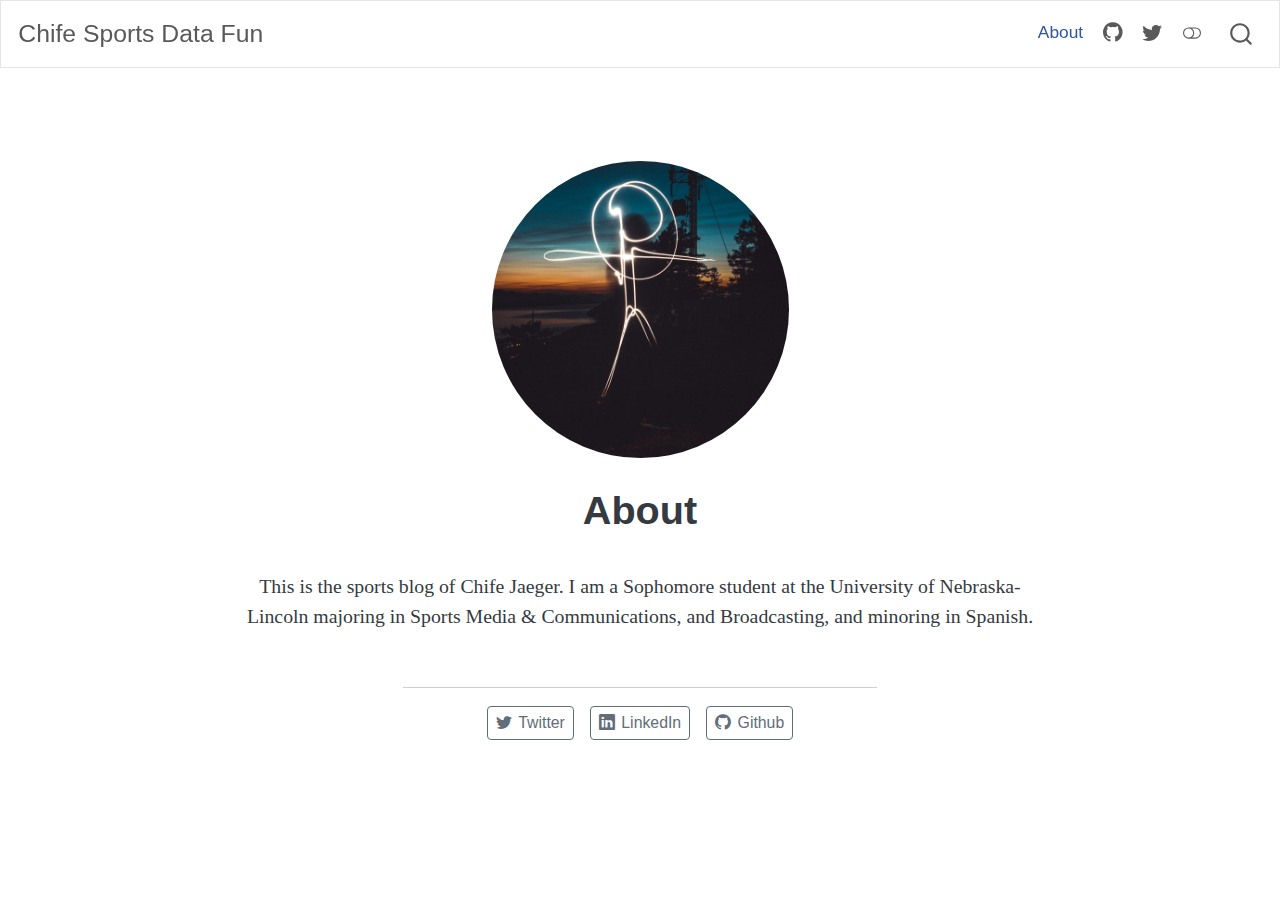
<file: about.html>
<!DOCTYPE html>
<html xmlns="http://www.w3.org/1999/xhtml" lang="en" xml:lang="en"><head>

<meta charset="utf-8">
<meta name="generator" content="quarto-1.2.335">

<meta name="viewport" content="width=device-width, initial-scale=1.0, user-scalable=yes">


<title>Chife Sports Data Fun - About</title>
<style>
code{white-space: pre-wrap;}
span.smallcaps{font-variant: small-caps;}
div.columns{display: flex; gap: min(4vw, 1.5em);}
div.column{flex: auto; overflow-x: auto;}
div.hanging-indent{margin-left: 1.5em; text-indent: -1.5em;}
ul.task-list{list-style: none;}
ul.task-list li input[type="checkbox"] {
  width: 0.8em;
  margin: 0 0.8em 0.2em -1.6em;
  vertical-align: middle;
}
</style>


<script src="site_libs/quarto-nav/quarto-nav.js"></script>
<script src="site_libs/quarto-nav/headroom.min.js"></script>
<script src="site_libs/clipboard/clipboard.min.js"></script>
<script src="site_libs/quarto-search/autocomplete.umd.js"></script>
<script src="site_libs/quarto-search/fuse.min.js"></script>
<script src="site_libs/quarto-search/quarto-search.js"></script>
<meta name="quarto:offset" content="./">
<script src="site_libs/quarto-html/quarto.js"></script>
<script src="site_libs/quarto-html/popper.min.js"></script>
<script src="site_libs/quarto-html/tippy.umd.min.js"></script>
<link href="site_libs/quarto-html/tippy.css" rel="stylesheet">
<link href="site_libs/quarto-html/quarto-syntax-highlighting.css" rel="stylesheet" class="quarto-color-scheme" id="quarto-text-highlighting-styles">
<link href="site_libs/quarto-html/quarto-syntax-highlighting-dark.css" rel="prefetch" class="quarto-color-scheme quarto-color-alternate" id="quarto-text-highlighting-styles">
<script src="site_libs/bootstrap/bootstrap.min.js"></script>
<link href="site_libs/bootstrap/bootstrap-icons.css" rel="stylesheet">
<link href="site_libs/bootstrap/bootstrap.min.css" rel="stylesheet" class="quarto-color-scheme" id="quarto-bootstrap" data-mode="light">
<link href="site_libs/bootstrap/bootstrap-dark.min.css" rel="prefetch" class="quarto-color-scheme quarto-color-alternate" id="quarto-bootstrap" data-mode="dark">
<script id="quarto-search-options" type="application/json">{
  "location": "navbar",
  "copy-button": false,
  "collapse-after": 3,
  "panel-placement": "end",
  "type": "overlay",
  "limit": 20,
  "language": {
    "search-no-results-text": "No results",
    "search-matching-documents-text": "matching documents",
    "search-copy-link-title": "Copy link to search",
    "search-hide-matches-text": "Hide additional matches",
    "search-more-match-text": "more match in this document",
    "search-more-matches-text": "more matches in this document",
    "search-clear-button-title": "Clear",
    "search-detached-cancel-button-title": "Cancel",
    "search-submit-button-title": "Submit"
  }
}</script>


<link rel="stylesheet" href="styles.css">
</head>

<body class="nav-fixed fullcontent">

<div id="quarto-search-results"></div>
  <header id="quarto-header" class="headroom fixed-top">
    <nav class="navbar navbar-expand-lg navbar-dark ">
      <div class="navbar-container container-fluid">
      <div class="navbar-brand-container">
    <a class="navbar-brand" href="./index.html">
    <span class="navbar-title">Chife Sports Data Fun</span>
    </a>
  </div>
          <button class="navbar-toggler" type="button" data-bs-toggle="collapse" data-bs-target="#navbarCollapse" aria-controls="navbarCollapse" aria-expanded="false" aria-label="Toggle navigation" onclick="if (window.quartoToggleHeadroom) { window.quartoToggleHeadroom(); }">
  <span class="navbar-toggler-icon"></span>
</button>
          <div class="collapse navbar-collapse" id="navbarCollapse">
            <ul class="navbar-nav navbar-nav-scroll ms-auto">
  <li class="nav-item">
    <a class="nav-link active" href="./about.html" aria-current="page">
 <span class="menu-text">About</span></a>
  </li>  
  <li class="nav-item compact">
    <a class="nav-link" href="https://github.com/ChifeJ"><i class="bi bi-github" role="img">
</i> 
 <span class="menu-text"></span></a>
  </li>  
  <li class="nav-item compact">
    <a class="nav-link" href="https://twitter.com/NewYearsJaeger"><i class="bi bi-twitter" role="img">
</i> 
 <span class="menu-text"></span></a>
  </li>  
</ul>
              <div class="quarto-toggle-container">
                  <a href="" class="quarto-color-scheme-toggle nav-link" onclick="window.quartoToggleColorScheme(); return false;" title="Toggle dark mode"><i class="bi"></i></a>
              </div>
              <div id="quarto-search" class="" title="Search"></div>
          </div> <!-- /navcollapse -->
      </div> <!-- /container-fluid -->
    </nav>
</header>
<!-- content -->
<div id="quarto-content" class="quarto-container page-columns page-rows-contents page-layout-article page-navbar">
<!-- sidebar -->
<!-- margin-sidebar -->
    
<!-- main -->
<div class="quarto-about-jolla">
  <img src="profile.jpg" class="about-image
  round " style="height: 15em; width: 15em;">
 <header id="title-block-header" class="quarto-title-block default">
<div class="quarto-title">
<h1 class="title">About</h1>
</div>
<div class="quarto-title-meta">
  </div>
</header><main class="content" id="quarto-document-content">
<p>This is the sports blog of Chife Jaeger. I am a Sophomore student at the University of Nebraska-Lincoln majoring in Sports Media &amp; Communications, and Broadcasting, and minoring in Spanish.</p>


</main> 
  <hr class="about-sep">
   <div class="about-links">
  <a href="https://twitter.com" class="about-link">
    <i class="bi bi-twitter"></i>
     <span class="about-link-text">Twitter</span>
  </a>
  <a href="https://linkedin.com" class="about-link">
    <i class="bi bi-linkedin"></i>
     <span class="about-link-text">LinkedIn</span>
  </a>
  <a href="https://github.com" class="about-link">
    <i class="bi bi-github"></i>
     <span class="about-link-text">Github</span>
  </a>
</div>
</div>
 <!-- /main -->
<script id="quarto-html-after-body" type="application/javascript">
window.document.addEventListener("DOMContentLoaded", function (event) {
  const toggleBodyColorMode = (bsSheetEl) => {
    const mode = bsSheetEl.getAttribute("data-mode");
    const bodyEl = window.document.querySelector("body");
    if (mode === "dark") {
      bodyEl.classList.add("quarto-dark");
      bodyEl.classList.remove("quarto-light");
    } else {
      bodyEl.classList.add("quarto-light");
      bodyEl.classList.remove("quarto-dark");
    }
  }
  const toggleBodyColorPrimary = () => {
    const bsSheetEl = window.document.querySelector("link#quarto-bootstrap");
    if (bsSheetEl) {
      toggleBodyColorMode(bsSheetEl);
    }
  }
  toggleBodyColorPrimary();  
  const disableStylesheet = (stylesheets) => {
    for (let i=0; i < stylesheets.length; i++) {
      const stylesheet = stylesheets[i];
      stylesheet.rel = 'prefetch';
    }
  }
  const enableStylesheet = (stylesheets) => {
    for (let i=0; i < stylesheets.length; i++) {
      const stylesheet = stylesheets[i];
      stylesheet.rel = 'stylesheet';
    }
  }
  const manageTransitions = (selector, allowTransitions) => {
    const els = window.document.querySelectorAll(selector);
    for (let i=0; i < els.length; i++) {
      const el = els[i];
      if (allowTransitions) {
        el.classList.remove('notransition');
      } else {
        el.classList.add('notransition');
      }
    }
  }
  const toggleColorMode = (alternate) => {
    // Switch the stylesheets
    const alternateStylesheets = window.document.querySelectorAll('link.quarto-color-scheme.quarto-color-alternate');
    manageTransitions('#quarto-margin-sidebar .nav-link', false);
    if (alternate) {
      enableStylesheet(alternateStylesheets);
      for (const sheetNode of alternateStylesheets) {
        if (sheetNode.id === "quarto-bootstrap") {
          toggleBodyColorMode(sheetNode);
        }
      }
    } else {
      disableStylesheet(alternateStylesheets);
      toggleBodyColorPrimary();
    }
    manageTransitions('#quarto-margin-sidebar .nav-link', true);
    // Switch the toggles
    const toggles = window.document.querySelectorAll('.quarto-color-scheme-toggle');
    for (let i=0; i < toggles.length; i++) {
      const toggle = toggles[i];
      if (toggle) {
        if (alternate) {
          toggle.classList.add("alternate");     
        } else {
          toggle.classList.remove("alternate");
        }
      }
    }
    // Hack to workaround the fact that safari doesn't
    // properly recolor the scrollbar when toggling (#1455)
    if (navigator.userAgent.indexOf('Safari') > 0 && navigator.userAgent.indexOf('Chrome') == -1) {
      manageTransitions("body", false);
      window.scrollTo(0, 1);
      setTimeout(() => {
        window.scrollTo(0, 0);
        manageTransitions("body", true);
      }, 40);  
    }
  }
  const isFileUrl = () => { 
    return window.location.protocol === 'file:';
  }
  const hasAlternateSentinel = () => {  
    let styleSentinel = getColorSchemeSentinel();
    if (styleSentinel !== null) {
      return styleSentinel === "alternate";
    } else {
      return false;
    }
  }
  const setStyleSentinel = (alternate) => {
    const value = alternate ? "alternate" : "default";
    if (!isFileUrl()) {
      window.localStorage.setItem("quarto-color-scheme", value);
    } else {
      localAlternateSentinel = value;
    }
  }
  const getColorSchemeSentinel = () => {
    if (!isFileUrl()) {
      const storageValue = window.localStorage.getItem("quarto-color-scheme");
      return storageValue != null ? storageValue : localAlternateSentinel;
    } else {
      return localAlternateSentinel;
    }
  }
  let localAlternateSentinel = 'default';
  // Dark / light mode switch
  window.quartoToggleColorScheme = () => {
    // Read the current dark / light value 
    let toAlternate = !hasAlternateSentinel();
    toggleColorMode(toAlternate);
    setStyleSentinel(toAlternate);
  };
  // Ensure there is a toggle, if there isn't float one in the top right
  if (window.document.querySelector('.quarto-color-scheme-toggle') === null) {
    const a = window.document.createElement('a');
    a.classList.add('top-right');
    a.classList.add('quarto-color-scheme-toggle');
    a.href = "";
    a.onclick = function() { try { window.quartoToggleColorScheme(); } catch {} return false; };
    const i = window.document.createElement("i");
    i.classList.add('bi');
    a.appendChild(i);
    window.document.body.appendChild(a);
  }
  // Switch to dark mode if need be
  if (hasAlternateSentinel()) {
    toggleColorMode(true);
  } else {
    toggleColorMode(false);
  }
  const clipboard = new window.ClipboardJS('.code-copy-button', {
    target: function(trigger) {
      return trigger.previousElementSibling;
    }
  });
  clipboard.on('success', function(e) {
    // button target
    const button = e.trigger;
    // don't keep focus
    button.blur();
    // flash "checked"
    button.classList.add('code-copy-button-checked');
    var currentTitle = button.getAttribute("title");
    button.setAttribute("title", "Copied!");
    let tooltip;
    if (window.bootstrap) {
      button.setAttribute("data-bs-toggle", "tooltip");
      button.setAttribute("data-bs-placement", "left");
      button.setAttribute("data-bs-title", "Copied!");
      tooltip = new bootstrap.Tooltip(button, 
        { trigger: "manual", 
          customClass: "code-copy-button-tooltip",
          offset: [0, -8]});
      tooltip.show();    
    }
    setTimeout(function() {
      if (tooltip) {
        tooltip.hide();
        button.removeAttribute("data-bs-title");
        button.removeAttribute("data-bs-toggle");
        button.removeAttribute("data-bs-placement");
      }
      button.setAttribute("title", currentTitle);
      button.classList.remove('code-copy-button-checked');
    }, 1000);
    // clear code selection
    e.clearSelection();
  });
  function tippyHover(el, contentFn) {
    const config = {
      allowHTML: true,
      content: contentFn,
      maxWidth: 500,
      delay: 100,
      arrow: false,
      appendTo: function(el) {
          return el.parentElement;
      },
      interactive: true,
      interactiveBorder: 10,
      theme: 'quarto',
      placement: 'bottom-start'
    };
    window.tippy(el, config); 
  }
  const noterefs = window.document.querySelectorAll('a[role="doc-noteref"]');
  for (var i=0; i<noterefs.length; i++) {
    const ref = noterefs[i];
    tippyHover(ref, function() {
      // use id or data attribute instead here
      let href = ref.getAttribute('data-footnote-href') || ref.getAttribute('href');
      try { href = new URL(href).hash; } catch {}
      const id = href.replace(/^#\/?/, "");
      const note = window.document.getElementById(id);
      return note.innerHTML;
    });
  }
  const findCites = (el) => {
    const parentEl = el.parentElement;
    if (parentEl) {
      const cites = parentEl.dataset.cites;
      if (cites) {
        return {
          el,
          cites: cites.split(' ')
        };
      } else {
        return findCites(el.parentElement)
      }
    } else {
      return undefined;
    }
  };
  var bibliorefs = window.document.querySelectorAll('a[role="doc-biblioref"]');
  for (var i=0; i<bibliorefs.length; i++) {
    const ref = bibliorefs[i];
    const citeInfo = findCites(ref);
    if (citeInfo) {
      tippyHover(citeInfo.el, function() {
        var popup = window.document.createElement('div');
        citeInfo.cites.forEach(function(cite) {
          var citeDiv = window.document.createElement('div');
          citeDiv.classList.add('hanging-indent');
          citeDiv.classList.add('csl-entry');
          var biblioDiv = window.document.getElementById('ref-' + cite);
          if (biblioDiv) {
            citeDiv.innerHTML = biblioDiv.innerHTML;
          }
          popup.appendChild(citeDiv);
        });
        return popup.innerHTML;
      });
    }
  }
});
</script>
</div> <!-- /content -->



</body></html>
</file>
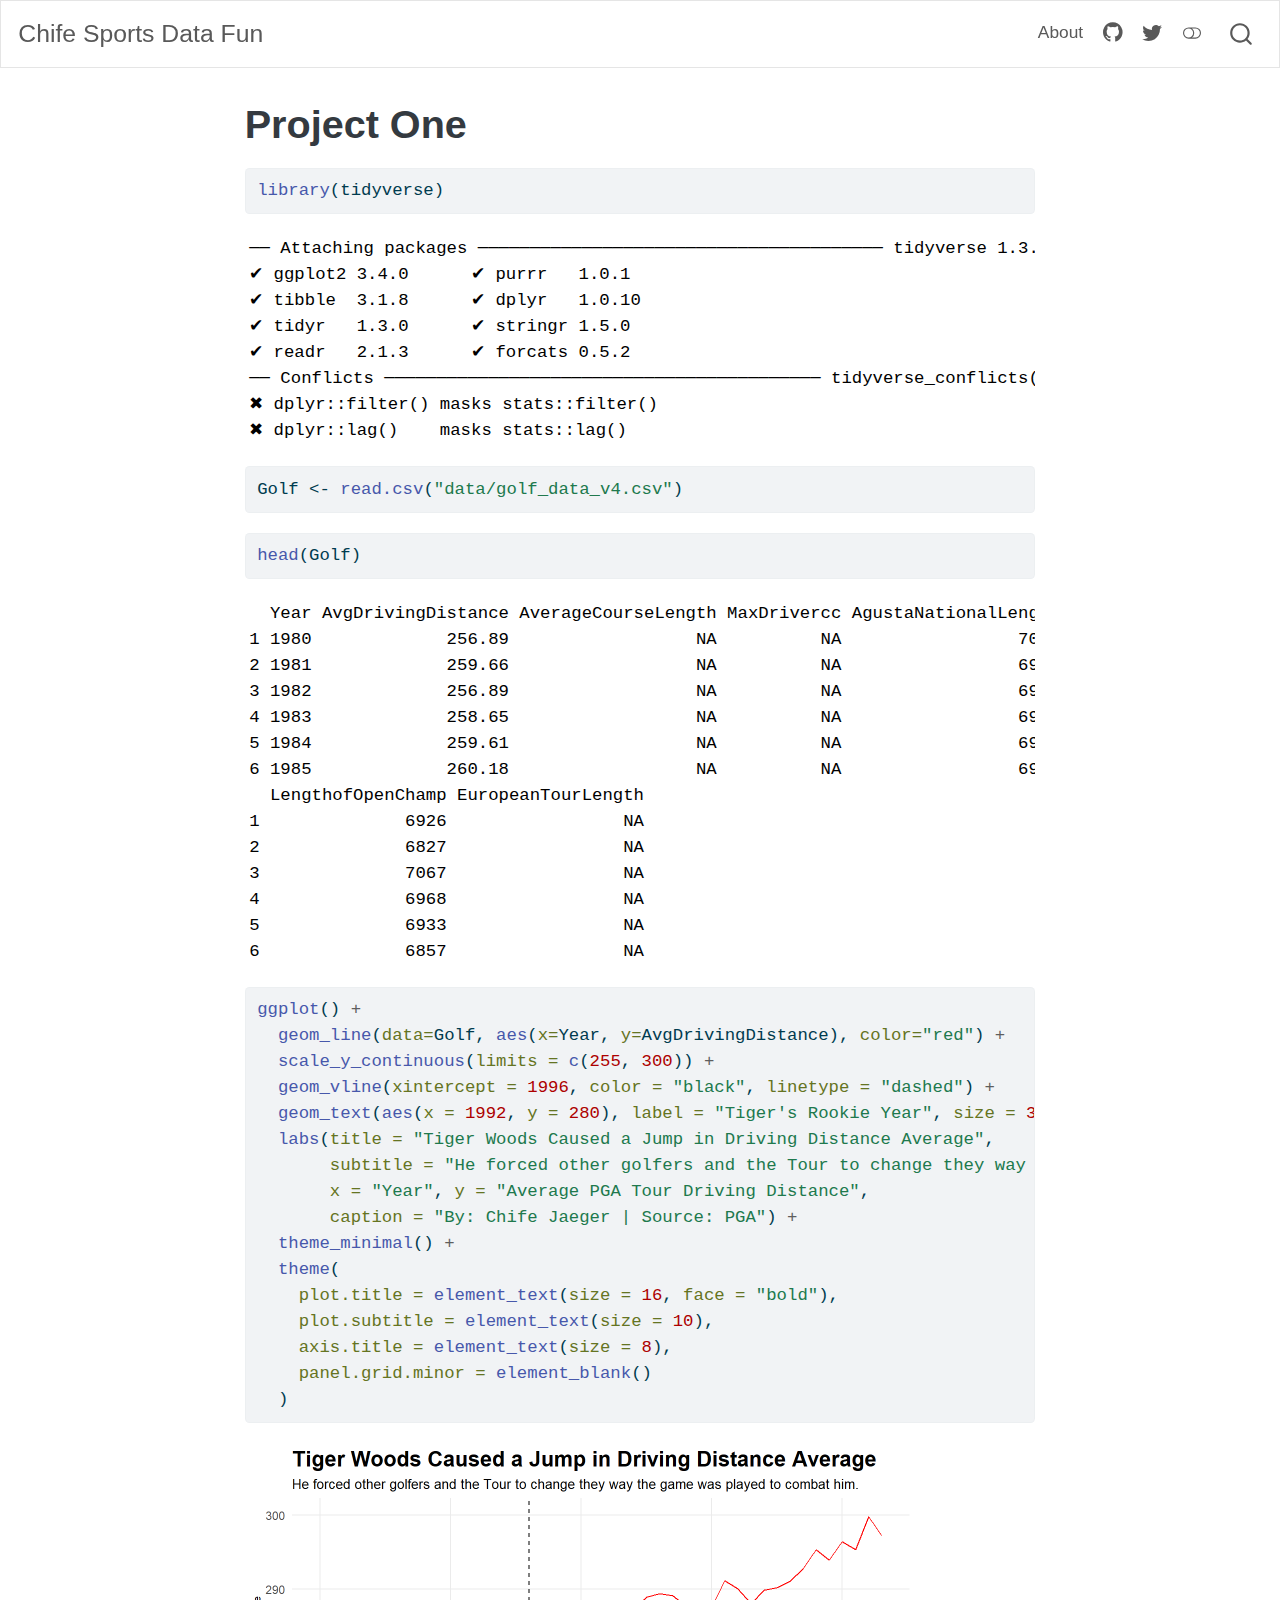
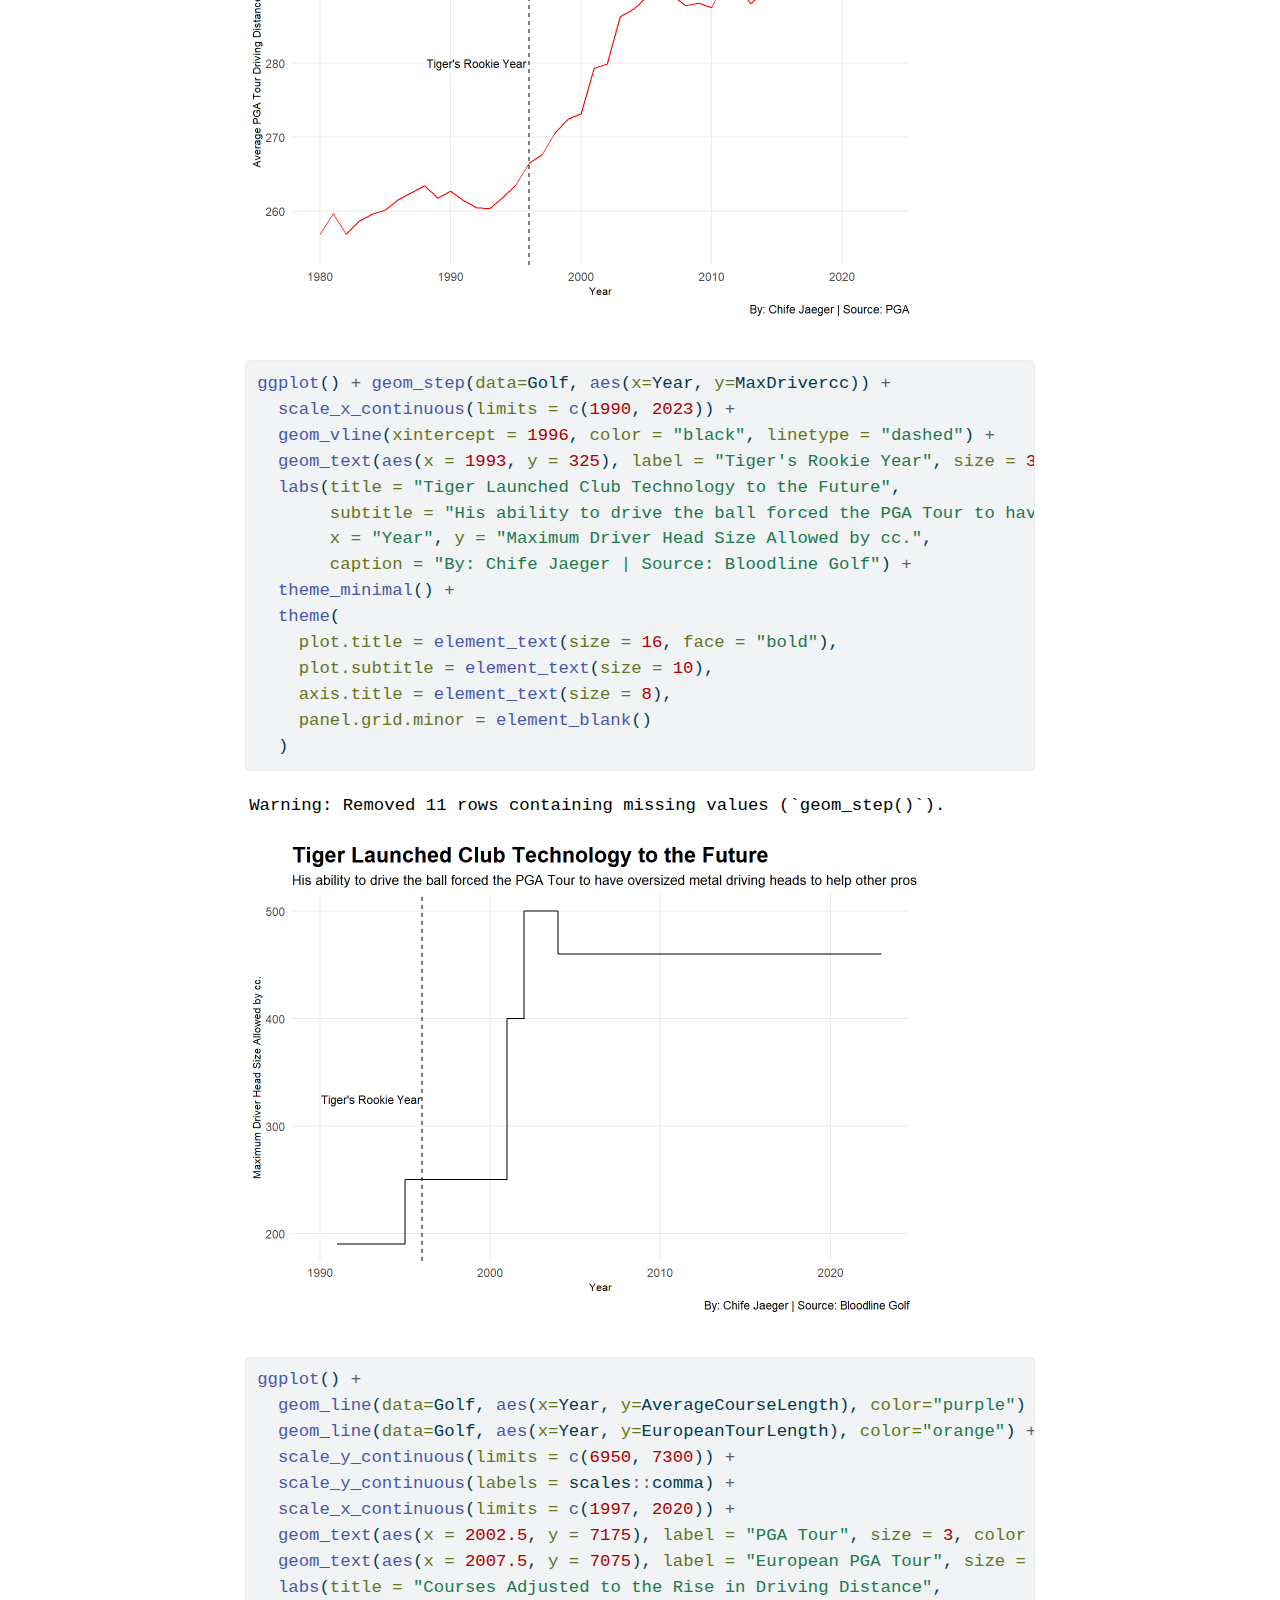
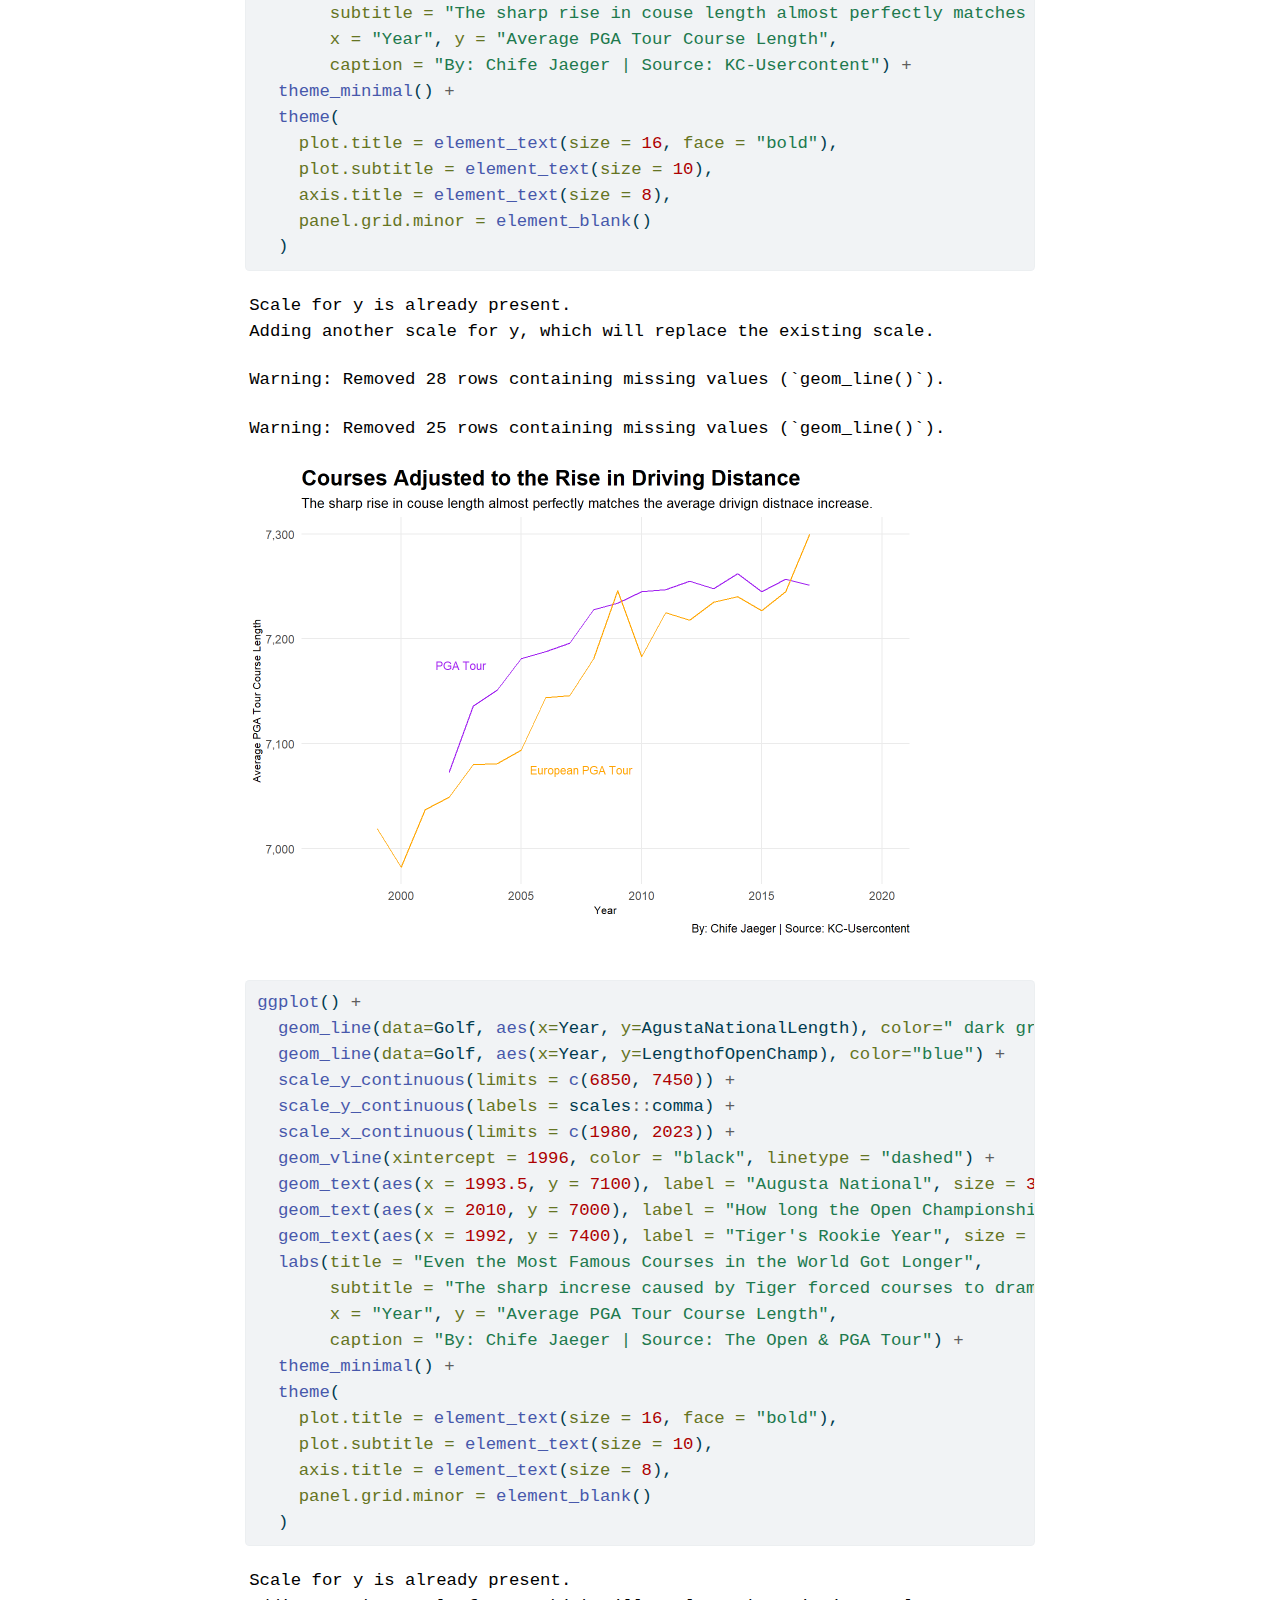
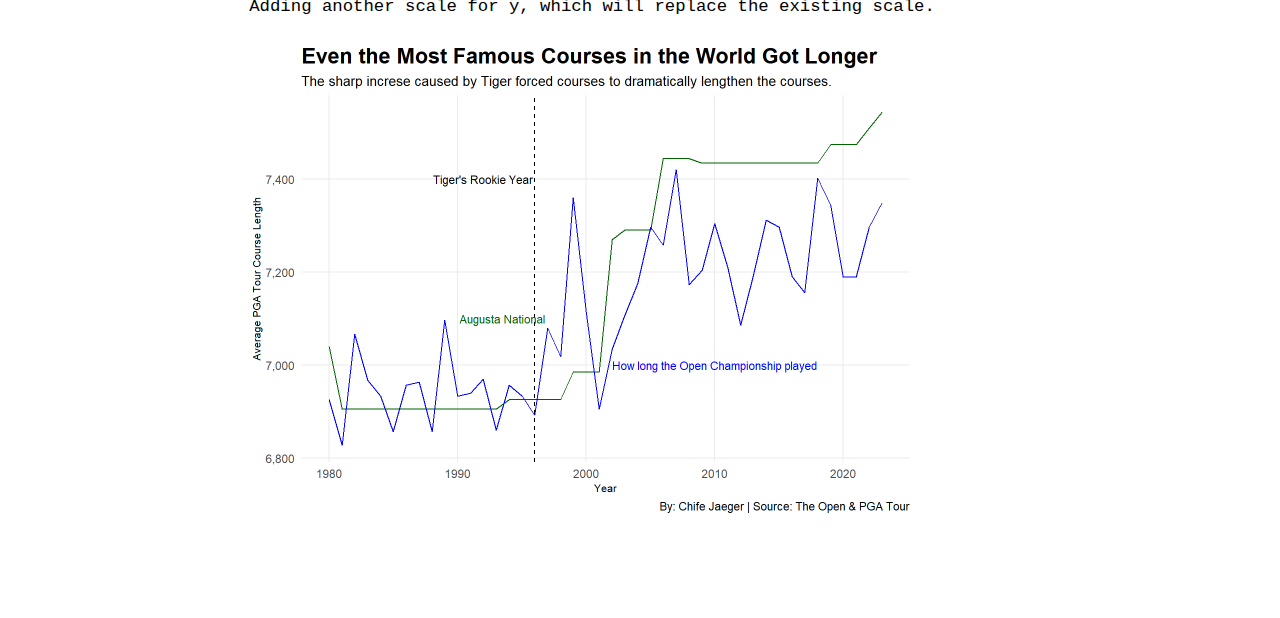
<file: project_notebook_practice.html>
<!DOCTYPE html>
<html xmlns="http://www.w3.org/1999/xhtml" lang="en" xml:lang="en"><head>

<meta charset="utf-8">
<meta name="generator" content="quarto-1.2.335">

<meta name="viewport" content="width=device-width, initial-scale=1.0, user-scalable=yes">


<title>Chife Sports Data Fun - Project One</title>
<style>
code{white-space: pre-wrap;}
span.smallcaps{font-variant: small-caps;}
div.columns{display: flex; gap: min(4vw, 1.5em);}
div.column{flex: auto; overflow-x: auto;}
div.hanging-indent{margin-left: 1.5em; text-indent: -1.5em;}
ul.task-list{list-style: none;}
ul.task-list li input[type="checkbox"] {
  width: 0.8em;
  margin: 0 0.8em 0.2em -1.6em;
  vertical-align: middle;
}
pre > code.sourceCode { white-space: pre; position: relative; }
pre > code.sourceCode > span { display: inline-block; line-height: 1.25; }
pre > code.sourceCode > span:empty { height: 1.2em; }
.sourceCode { overflow: visible; }
code.sourceCode > span { color: inherit; text-decoration: inherit; }
div.sourceCode { margin: 1em 0; }
pre.sourceCode { margin: 0; }
@media screen {
div.sourceCode { overflow: auto; }
}
@media print {
pre > code.sourceCode { white-space: pre-wrap; }
pre > code.sourceCode > span { text-indent: -5em; padding-left: 5em; }
}
pre.numberSource code
  { counter-reset: source-line 0; }
pre.numberSource code > span
  { position: relative; left: -4em; counter-increment: source-line; }
pre.numberSource code > span > a:first-child::before
  { content: counter(source-line);
    position: relative; left: -1em; text-align: right; vertical-align: baseline;
    border: none; display: inline-block;
    -webkit-touch-callout: none; -webkit-user-select: none;
    -khtml-user-select: none; -moz-user-select: none;
    -ms-user-select: none; user-select: none;
    padding: 0 4px; width: 4em;
    color: #aaaaaa;
  }
pre.numberSource { margin-left: 3em; border-left: 1px solid #aaaaaa;  padding-left: 4px; }
div.sourceCode
  {   }
@media screen {
pre > code.sourceCode > span > a:first-child::before { text-decoration: underline; }
}
code span.al { color: #ff0000; font-weight: bold; } /* Alert */
code span.an { color: #60a0b0; font-weight: bold; font-style: italic; } /* Annotation */
code span.at { color: #7d9029; } /* Attribute */
code span.bn { color: #40a070; } /* BaseN */
code span.bu { color: #008000; } /* BuiltIn */
code span.cf { color: #007020; font-weight: bold; } /* ControlFlow */
code span.ch { color: #4070a0; } /* Char */
code span.cn { color: #880000; } /* Constant */
code span.co { color: #60a0b0; font-style: italic; } /* Comment */
code span.cv { color: #60a0b0; font-weight: bold; font-style: italic; } /* CommentVar */
code span.do { color: #ba2121; font-style: italic; } /* Documentation */
code span.dt { color: #902000; } /* DataType */
code span.dv { color: #40a070; } /* DecVal */
code span.er { color: #ff0000; font-weight: bold; } /* Error */
code span.ex { } /* Extension */
code span.fl { color: #40a070; } /* Float */
code span.fu { color: #06287e; } /* Function */
code span.im { color: #008000; font-weight: bold; } /* Import */
code span.in { color: #60a0b0; font-weight: bold; font-style: italic; } /* Information */
code span.kw { color: #007020; font-weight: bold; } /* Keyword */
code span.op { color: #666666; } /* Operator */
code span.ot { color: #007020; } /* Other */
code span.pp { color: #bc7a00; } /* Preprocessor */
code span.sc { color: #4070a0; } /* SpecialChar */
code span.ss { color: #bb6688; } /* SpecialString */
code span.st { color: #4070a0; } /* String */
code span.va { color: #19177c; } /* Variable */
code span.vs { color: #4070a0; } /* VerbatimString */
code span.wa { color: #60a0b0; font-weight: bold; font-style: italic; } /* Warning */
</style>


<script src="site_libs/quarto-nav/quarto-nav.js"></script>
<script src="site_libs/quarto-nav/headroom.min.js"></script>
<script src="site_libs/clipboard/clipboard.min.js"></script>
<script src="site_libs/quarto-search/autocomplete.umd.js"></script>
<script src="site_libs/quarto-search/fuse.min.js"></script>
<script src="site_libs/quarto-search/quarto-search.js"></script>
<meta name="quarto:offset" content="./">
<script src="site_libs/quarto-html/quarto.js"></script>
<script src="site_libs/quarto-html/popper.min.js"></script>
<script src="site_libs/quarto-html/tippy.umd.min.js"></script>
<script src="site_libs/quarto-html/anchor.min.js"></script>
<link href="site_libs/quarto-html/tippy.css" rel="stylesheet">
<link href="site_libs/quarto-html/quarto-syntax-highlighting.css" rel="stylesheet" class="quarto-color-scheme" id="quarto-text-highlighting-styles">
<link href="site_libs/quarto-html/quarto-syntax-highlighting-dark.css" rel="prefetch" class="quarto-color-scheme quarto-color-alternate" id="quarto-text-highlighting-styles">
<script src="site_libs/bootstrap/bootstrap.min.js"></script>
<link href="site_libs/bootstrap/bootstrap-icons.css" rel="stylesheet">
<link href="site_libs/bootstrap/bootstrap.min.css" rel="stylesheet" class="quarto-color-scheme" id="quarto-bootstrap" data-mode="light">
<link href="site_libs/bootstrap/bootstrap-dark.min.css" rel="prefetch" class="quarto-color-scheme quarto-color-alternate" id="quarto-bootstrap" data-mode="dark">
<script id="quarto-search-options" type="application/json">{
  "location": "navbar",
  "copy-button": false,
  "collapse-after": 3,
  "panel-placement": "end",
  "type": "overlay",
  "limit": 20,
  "language": {
    "search-no-results-text": "No results",
    "search-matching-documents-text": "matching documents",
    "search-copy-link-title": "Copy link to search",
    "search-hide-matches-text": "Hide additional matches",
    "search-more-match-text": "more match in this document",
    "search-more-matches-text": "more matches in this document",
    "search-clear-button-title": "Clear",
    "search-detached-cancel-button-title": "Cancel",
    "search-submit-button-title": "Submit"
  }
}</script>


<link rel="stylesheet" href="styles.css">
</head>

<body class="nav-fixed fullcontent">

<div id="quarto-search-results"></div>
  <header id="quarto-header" class="headroom fixed-top">
    <nav class="navbar navbar-expand-lg navbar-dark ">
      <div class="navbar-container container-fluid">
      <div class="navbar-brand-container">
    <a class="navbar-brand" href="./index.html">
    <span class="navbar-title">Chife Sports Data Fun</span>
    </a>
  </div>
          <button class="navbar-toggler" type="button" data-bs-toggle="collapse" data-bs-target="#navbarCollapse" aria-controls="navbarCollapse" aria-expanded="false" aria-label="Toggle navigation" onclick="if (window.quartoToggleHeadroom) { window.quartoToggleHeadroom(); }">
  <span class="navbar-toggler-icon"></span>
</button>
          <div class="collapse navbar-collapse" id="navbarCollapse">
            <ul class="navbar-nav navbar-nav-scroll ms-auto">
  <li class="nav-item">
    <a class="nav-link" href="./about.html">
 <span class="menu-text">About</span></a>
  </li>  
  <li class="nav-item compact">
    <a class="nav-link" href="https://github.com/ChifeJ"><i class="bi bi-github" role="img">
</i> 
 <span class="menu-text"></span></a>
  </li>  
  <li class="nav-item compact">
    <a class="nav-link" href="https://twitter.com/NewYearsJaeger"><i class="bi bi-twitter" role="img">
</i> 
 <span class="menu-text"></span></a>
  </li>  
</ul>
              <div class="quarto-toggle-container">
                  <a href="" class="quarto-color-scheme-toggle nav-link" onclick="window.quartoToggleColorScheme(); return false;" title="Toggle dark mode"><i class="bi"></i></a>
              </div>
              <div id="quarto-search" class="" title="Search"></div>
          </div> <!-- /navcollapse -->
      </div> <!-- /container-fluid -->
    </nav>
</header>
<!-- content -->
<div id="quarto-content" class="quarto-container page-columns page-rows-contents page-layout-article page-navbar">
<!-- sidebar -->
<!-- margin-sidebar -->
    
<!-- main -->
<main class="content" id="quarto-document-content">

<header id="title-block-header" class="quarto-title-block default">
<div class="quarto-title">
<h1 class="title">Project One</h1>
</div>



<div class="quarto-title-meta">

    
  
    
  </div>
  

</header>

<div class="cell">
<div class="sourceCode cell-code" id="cb1"><pre class="sourceCode r code-with-copy"><code class="sourceCode r"><span id="cb1-1"><a href="#cb1-1" aria-hidden="true" tabindex="-1"></a><span class="fu">library</span>(tidyverse)</span></code><button title="Copy to Clipboard" class="code-copy-button"><i class="bi"></i></button></pre></div>
<div class="cell-output cell-output-stderr">
<pre><code>── Attaching packages ─────────────────────────────────────── tidyverse 1.3.2 ──
✔ ggplot2 3.4.0      ✔ purrr   1.0.1 
✔ tibble  3.1.8      ✔ dplyr   1.0.10
✔ tidyr   1.3.0      ✔ stringr 1.5.0 
✔ readr   2.1.3      ✔ forcats 0.5.2 
── Conflicts ────────────────────────────────────────── tidyverse_conflicts() ──
✖ dplyr::filter() masks stats::filter()
✖ dplyr::lag()    masks stats::lag()</code></pre>
</div>
</div>
<div class="cell">
<div class="sourceCode cell-code" id="cb3"><pre class="sourceCode r code-with-copy"><code class="sourceCode r"><span id="cb3-1"><a href="#cb3-1" aria-hidden="true" tabindex="-1"></a>Golf <span class="ot">&lt;-</span> <span class="fu">read.csv</span>(<span class="st">"data/golf_data_v4.csv"</span>)</span></code><button title="Copy to Clipboard" class="code-copy-button"><i class="bi"></i></button></pre></div>
</div>
<div class="cell">
<div class="sourceCode cell-code" id="cb4"><pre class="sourceCode r code-with-copy"><code class="sourceCode r"><span id="cb4-1"><a href="#cb4-1" aria-hidden="true" tabindex="-1"></a><span class="fu">head</span>(Golf)</span></code><button title="Copy to Clipboard" class="code-copy-button"><i class="bi"></i></button></pre></div>
<div class="cell-output cell-output-stdout">
<pre><code>  Year AvgDrivingDistance AverageCourseLength MaxDrivercc AgustaNationalLength
1 1980             256.89                  NA          NA                 7040
2 1981             259.66                  NA          NA                 6905
3 1982             256.89                  NA          NA                 6905
4 1983             258.65                  NA          NA                 6905
5 1984             259.61                  NA          NA                 6905
6 1985             260.18                  NA          NA                 6905
  LengthofOpenChamp EuropeanTourLength
1              6926                 NA
2              6827                 NA
3              7067                 NA
4              6968                 NA
5              6933                 NA
6              6857                 NA</code></pre>
</div>
</div>
<div class="cell">
<div class="sourceCode cell-code" id="cb6"><pre class="sourceCode r code-with-copy"><code class="sourceCode r"><span id="cb6-1"><a href="#cb6-1" aria-hidden="true" tabindex="-1"></a><span class="fu">ggplot</span>() <span class="sc">+</span> </span>
<span id="cb6-2"><a href="#cb6-2" aria-hidden="true" tabindex="-1"></a>  <span class="fu">geom_line</span>(<span class="at">data=</span>Golf, <span class="fu">aes</span>(<span class="at">x=</span>Year, <span class="at">y=</span>AvgDrivingDistance), <span class="at">color=</span><span class="st">"red"</span>) <span class="sc">+</span></span>
<span id="cb6-3"><a href="#cb6-3" aria-hidden="true" tabindex="-1"></a>  <span class="fu">scale_y_continuous</span>(<span class="at">limits =</span> <span class="fu">c</span>(<span class="dv">255</span>, <span class="dv">300</span>)) <span class="sc">+</span></span>
<span id="cb6-4"><a href="#cb6-4" aria-hidden="true" tabindex="-1"></a>  <span class="fu">geom_vline</span>(<span class="at">xintercept =</span> <span class="dv">1996</span>, <span class="at">color =</span> <span class="st">"black"</span>, <span class="at">linetype =</span> <span class="st">"dashed"</span>) <span class="sc">+</span></span>
<span id="cb6-5"><a href="#cb6-5" aria-hidden="true" tabindex="-1"></a>  <span class="fu">geom_text</span>(<span class="fu">aes</span>(<span class="at">x =</span> <span class="dv">1992</span>, <span class="at">y =</span> <span class="dv">280</span>), <span class="at">label =</span> <span class="st">"Tiger's Rookie Year"</span>, <span class="at">size =</span> <span class="dv">3</span>, <span class="at">color =</span> <span class="st">"black"</span>) <span class="sc">+</span></span>
<span id="cb6-6"><a href="#cb6-6" aria-hidden="true" tabindex="-1"></a>  <span class="fu">labs</span>(<span class="at">title =</span> <span class="st">"Tiger Woods Caused a Jump in Driving Distance Average"</span>,</span>
<span id="cb6-7"><a href="#cb6-7" aria-hidden="true" tabindex="-1"></a>       <span class="at">subtitle =</span> <span class="st">"He forced other golfers and the Tour to change they way the game was played to combat him."</span>,</span>
<span id="cb6-8"><a href="#cb6-8" aria-hidden="true" tabindex="-1"></a>       <span class="at">x =</span> <span class="st">"Year"</span>, <span class="at">y =</span> <span class="st">"Average PGA Tour Driving Distance"</span>,</span>
<span id="cb6-9"><a href="#cb6-9" aria-hidden="true" tabindex="-1"></a>       <span class="at">caption =</span> <span class="st">"By: Chife Jaeger | Source: PGA"</span>) <span class="sc">+</span></span>
<span id="cb6-10"><a href="#cb6-10" aria-hidden="true" tabindex="-1"></a>  <span class="fu">theme_minimal</span>() <span class="sc">+</span></span>
<span id="cb6-11"><a href="#cb6-11" aria-hidden="true" tabindex="-1"></a>  <span class="fu">theme</span>(</span>
<span id="cb6-12"><a href="#cb6-12" aria-hidden="true" tabindex="-1"></a>    <span class="at">plot.title =</span> <span class="fu">element_text</span>(<span class="at">size =</span> <span class="dv">16</span>, <span class="at">face =</span> <span class="st">"bold"</span>),</span>
<span id="cb6-13"><a href="#cb6-13" aria-hidden="true" tabindex="-1"></a>    <span class="at">plot.subtitle =</span> <span class="fu">element_text</span>(<span class="at">size =</span> <span class="dv">10</span>),</span>
<span id="cb6-14"><a href="#cb6-14" aria-hidden="true" tabindex="-1"></a>    <span class="at">axis.title =</span> <span class="fu">element_text</span>(<span class="at">size =</span> <span class="dv">8</span>),</span>
<span id="cb6-15"><a href="#cb6-15" aria-hidden="true" tabindex="-1"></a>    <span class="at">panel.grid.minor =</span> <span class="fu">element_blank</span>()</span>
<span id="cb6-16"><a href="#cb6-16" aria-hidden="true" tabindex="-1"></a>  )</span></code><button title="Copy to Clipboard" class="code-copy-button"><i class="bi"></i></button></pre></div>
<div class="cell-output-display">
<p><img src="project_notebook_practice_files/figure-html/unnamed-chunk-4-1.png" class="img-fluid" width="672"></p>
</div>
</div>
<div class="cell">
<div class="sourceCode cell-code" id="cb7"><pre class="sourceCode r code-with-copy"><code class="sourceCode r"><span id="cb7-1"><a href="#cb7-1" aria-hidden="true" tabindex="-1"></a><span class="fu">ggplot</span>() <span class="sc">+</span> <span class="fu">geom_step</span>(<span class="at">data=</span>Golf, <span class="fu">aes</span>(<span class="at">x=</span>Year, <span class="at">y=</span>MaxDrivercc)) <span class="sc">+</span></span>
<span id="cb7-2"><a href="#cb7-2" aria-hidden="true" tabindex="-1"></a>  <span class="fu">scale_x_continuous</span>(<span class="at">limits =</span> <span class="fu">c</span>(<span class="dv">1990</span>, <span class="dv">2023</span>)) <span class="sc">+</span></span>
<span id="cb7-3"><a href="#cb7-3" aria-hidden="true" tabindex="-1"></a>  <span class="fu">geom_vline</span>(<span class="at">xintercept =</span> <span class="dv">1996</span>, <span class="at">color =</span> <span class="st">"black"</span>, <span class="at">linetype =</span> <span class="st">"dashed"</span>) <span class="sc">+</span></span>
<span id="cb7-4"><a href="#cb7-4" aria-hidden="true" tabindex="-1"></a>  <span class="fu">geom_text</span>(<span class="fu">aes</span>(<span class="at">x =</span> <span class="dv">1993</span>, <span class="at">y =</span> <span class="dv">325</span>), <span class="at">label =</span> <span class="st">"Tiger's Rookie Year"</span>, <span class="at">size =</span> <span class="dv">3</span>, <span class="at">color =</span> <span class="st">"black"</span>) <span class="sc">+</span></span>
<span id="cb7-5"><a href="#cb7-5" aria-hidden="true" tabindex="-1"></a>  <span class="fu">labs</span>(<span class="at">title =</span> <span class="st">"Tiger Launched Club Technology to the Future"</span>,</span>
<span id="cb7-6"><a href="#cb7-6" aria-hidden="true" tabindex="-1"></a>       <span class="at">subtitle =</span> <span class="st">"His ability to drive the ball forced the PGA Tour to have oversized metal driving heads to help other pros hit further."</span>,</span>
<span id="cb7-7"><a href="#cb7-7" aria-hidden="true" tabindex="-1"></a>       <span class="at">x =</span> <span class="st">"Year"</span>, <span class="at">y =</span> <span class="st">"Maximum Driver Head Size Allowed by cc."</span>,</span>
<span id="cb7-8"><a href="#cb7-8" aria-hidden="true" tabindex="-1"></a>       <span class="at">caption =</span> <span class="st">"By: Chife Jaeger | Source: Bloodline Golf"</span>) <span class="sc">+</span></span>
<span id="cb7-9"><a href="#cb7-9" aria-hidden="true" tabindex="-1"></a>  <span class="fu">theme_minimal</span>() <span class="sc">+</span></span>
<span id="cb7-10"><a href="#cb7-10" aria-hidden="true" tabindex="-1"></a>  <span class="fu">theme</span>(</span>
<span id="cb7-11"><a href="#cb7-11" aria-hidden="true" tabindex="-1"></a>    <span class="at">plot.title =</span> <span class="fu">element_text</span>(<span class="at">size =</span> <span class="dv">16</span>, <span class="at">face =</span> <span class="st">"bold"</span>),</span>
<span id="cb7-12"><a href="#cb7-12" aria-hidden="true" tabindex="-1"></a>    <span class="at">plot.subtitle =</span> <span class="fu">element_text</span>(<span class="at">size =</span> <span class="dv">10</span>),</span>
<span id="cb7-13"><a href="#cb7-13" aria-hidden="true" tabindex="-1"></a>    <span class="at">axis.title =</span> <span class="fu">element_text</span>(<span class="at">size =</span> <span class="dv">8</span>),</span>
<span id="cb7-14"><a href="#cb7-14" aria-hidden="true" tabindex="-1"></a>    <span class="at">panel.grid.minor =</span> <span class="fu">element_blank</span>()</span>
<span id="cb7-15"><a href="#cb7-15" aria-hidden="true" tabindex="-1"></a>  )</span></code><button title="Copy to Clipboard" class="code-copy-button"><i class="bi"></i></button></pre></div>
<div class="cell-output cell-output-stderr">
<pre><code>Warning: Removed 11 rows containing missing values (`geom_step()`).</code></pre>
</div>
<div class="cell-output-display">
<p><img src="project_notebook_practice_files/figure-html/unnamed-chunk-5-1.png" class="img-fluid" width="672"></p>
</div>
</div>
<div class="cell">
<div class="sourceCode cell-code" id="cb9"><pre class="sourceCode r code-with-copy"><code class="sourceCode r"><span id="cb9-1"><a href="#cb9-1" aria-hidden="true" tabindex="-1"></a><span class="fu">ggplot</span>() <span class="sc">+</span> </span>
<span id="cb9-2"><a href="#cb9-2" aria-hidden="true" tabindex="-1"></a>  <span class="fu">geom_line</span>(<span class="at">data=</span>Golf, <span class="fu">aes</span>(<span class="at">x=</span>Year, <span class="at">y=</span>AverageCourseLength), <span class="at">color=</span><span class="st">"purple"</span>) <span class="sc">+</span></span>
<span id="cb9-3"><a href="#cb9-3" aria-hidden="true" tabindex="-1"></a>  <span class="fu">geom_line</span>(<span class="at">data=</span>Golf, <span class="fu">aes</span>(<span class="at">x=</span>Year, <span class="at">y=</span>EuropeanTourLength), <span class="at">color=</span><span class="st">"orange"</span>) <span class="sc">+</span></span>
<span id="cb9-4"><a href="#cb9-4" aria-hidden="true" tabindex="-1"></a>  <span class="fu">scale_y_continuous</span>(<span class="at">limits =</span> <span class="fu">c</span>(<span class="dv">6950</span>, <span class="dv">7300</span>)) <span class="sc">+</span></span>
<span id="cb9-5"><a href="#cb9-5" aria-hidden="true" tabindex="-1"></a>  <span class="fu">scale_y_continuous</span>(<span class="at">labels =</span> scales<span class="sc">::</span>comma) <span class="sc">+</span></span>
<span id="cb9-6"><a href="#cb9-6" aria-hidden="true" tabindex="-1"></a>  <span class="fu">scale_x_continuous</span>(<span class="at">limits =</span> <span class="fu">c</span>(<span class="dv">1997</span>, <span class="dv">2020</span>)) <span class="sc">+</span></span>
<span id="cb9-7"><a href="#cb9-7" aria-hidden="true" tabindex="-1"></a>  <span class="fu">geom_text</span>(<span class="fu">aes</span>(<span class="at">x =</span> <span class="fl">2002.5</span>, <span class="at">y =</span> <span class="dv">7175</span>), <span class="at">label =</span> <span class="st">"PGA Tour"</span>, <span class="at">size =</span> <span class="dv">3</span>, <span class="at">color =</span> <span class="st">"purple"</span>) <span class="sc">+</span></span>
<span id="cb9-8"><a href="#cb9-8" aria-hidden="true" tabindex="-1"></a>  <span class="fu">geom_text</span>(<span class="fu">aes</span>(<span class="at">x =</span> <span class="fl">2007.5</span>, <span class="at">y =</span> <span class="dv">7075</span>), <span class="at">label =</span> <span class="st">"European PGA Tour"</span>, <span class="at">size =</span> <span class="dv">3</span>, <span class="at">color =</span> <span class="st">"orange"</span>) <span class="sc">+</span></span>
<span id="cb9-9"><a href="#cb9-9" aria-hidden="true" tabindex="-1"></a>  <span class="fu">labs</span>(<span class="at">title =</span> <span class="st">"Courses Adjusted to the Rise in Driving Distance"</span>,</span>
<span id="cb9-10"><a href="#cb9-10" aria-hidden="true" tabindex="-1"></a>       <span class="at">subtitle =</span> <span class="st">"The sharp rise in couse length almost perfectly matches the average drivign distnace increase."</span>,</span>
<span id="cb9-11"><a href="#cb9-11" aria-hidden="true" tabindex="-1"></a>       <span class="at">x =</span> <span class="st">"Year"</span>, <span class="at">y =</span> <span class="st">"Average PGA Tour Course Length"</span>,</span>
<span id="cb9-12"><a href="#cb9-12" aria-hidden="true" tabindex="-1"></a>       <span class="at">caption =</span> <span class="st">"By: Chife Jaeger | Source: KC-Usercontent"</span>) <span class="sc">+</span></span>
<span id="cb9-13"><a href="#cb9-13" aria-hidden="true" tabindex="-1"></a>  <span class="fu">theme_minimal</span>() <span class="sc">+</span></span>
<span id="cb9-14"><a href="#cb9-14" aria-hidden="true" tabindex="-1"></a>  <span class="fu">theme</span>(</span>
<span id="cb9-15"><a href="#cb9-15" aria-hidden="true" tabindex="-1"></a>    <span class="at">plot.title =</span> <span class="fu">element_text</span>(<span class="at">size =</span> <span class="dv">16</span>, <span class="at">face =</span> <span class="st">"bold"</span>),</span>
<span id="cb9-16"><a href="#cb9-16" aria-hidden="true" tabindex="-1"></a>    <span class="at">plot.subtitle =</span> <span class="fu">element_text</span>(<span class="at">size =</span> <span class="dv">10</span>),</span>
<span id="cb9-17"><a href="#cb9-17" aria-hidden="true" tabindex="-1"></a>    <span class="at">axis.title =</span> <span class="fu">element_text</span>(<span class="at">size =</span> <span class="dv">8</span>),</span>
<span id="cb9-18"><a href="#cb9-18" aria-hidden="true" tabindex="-1"></a>    <span class="at">panel.grid.minor =</span> <span class="fu">element_blank</span>()</span>
<span id="cb9-19"><a href="#cb9-19" aria-hidden="true" tabindex="-1"></a>  )</span></code><button title="Copy to Clipboard" class="code-copy-button"><i class="bi"></i></button></pre></div>
<div class="cell-output cell-output-stderr">
<pre><code>Scale for y is already present.
Adding another scale for y, which will replace the existing scale.</code></pre>
</div>
<div class="cell-output cell-output-stderr">
<pre><code>Warning: Removed 28 rows containing missing values (`geom_line()`).</code></pre>
</div>
<div class="cell-output cell-output-stderr">
<pre><code>Warning: Removed 25 rows containing missing values (`geom_line()`).</code></pre>
</div>
<div class="cell-output-display">
<p><img src="project_notebook_practice_files/figure-html/unnamed-chunk-6-1.png" class="img-fluid" width="672"></p>
</div>
</div>
<div class="cell">
<div class="sourceCode cell-code" id="cb13"><pre class="sourceCode r code-with-copy"><code class="sourceCode r"><span id="cb13-1"><a href="#cb13-1" aria-hidden="true" tabindex="-1"></a><span class="fu">ggplot</span>() <span class="sc">+</span> </span>
<span id="cb13-2"><a href="#cb13-2" aria-hidden="true" tabindex="-1"></a>  <span class="fu">geom_line</span>(<span class="at">data=</span>Golf, <span class="fu">aes</span>(<span class="at">x=</span>Year, <span class="at">y=</span>AgustaNationalLength), <span class="at">color=</span><span class="st">" dark green"</span>) <span class="sc">+</span></span>
<span id="cb13-3"><a href="#cb13-3" aria-hidden="true" tabindex="-1"></a>  <span class="fu">geom_line</span>(<span class="at">data=</span>Golf, <span class="fu">aes</span>(<span class="at">x=</span>Year, <span class="at">y=</span>LengthofOpenChamp), <span class="at">color=</span><span class="st">"blue"</span>) <span class="sc">+</span></span>
<span id="cb13-4"><a href="#cb13-4" aria-hidden="true" tabindex="-1"></a>  <span class="fu">scale_y_continuous</span>(<span class="at">limits =</span> <span class="fu">c</span>(<span class="dv">6850</span>, <span class="dv">7450</span>)) <span class="sc">+</span></span>
<span id="cb13-5"><a href="#cb13-5" aria-hidden="true" tabindex="-1"></a>  <span class="fu">scale_y_continuous</span>(<span class="at">labels =</span> scales<span class="sc">::</span>comma) <span class="sc">+</span></span>
<span id="cb13-6"><a href="#cb13-6" aria-hidden="true" tabindex="-1"></a>  <span class="fu">scale_x_continuous</span>(<span class="at">limits =</span> <span class="fu">c</span>(<span class="dv">1980</span>, <span class="dv">2023</span>)) <span class="sc">+</span></span>
<span id="cb13-7"><a href="#cb13-7" aria-hidden="true" tabindex="-1"></a>  <span class="fu">geom_vline</span>(<span class="at">xintercept =</span> <span class="dv">1996</span>, <span class="at">color =</span> <span class="st">"black"</span>, <span class="at">linetype =</span> <span class="st">"dashed"</span>) <span class="sc">+</span></span>
<span id="cb13-8"><a href="#cb13-8" aria-hidden="true" tabindex="-1"></a>  <span class="fu">geom_text</span>(<span class="fu">aes</span>(<span class="at">x =</span> <span class="fl">1993.5</span>, <span class="at">y =</span> <span class="dv">7100</span>), <span class="at">label =</span> <span class="st">"Augusta National"</span>, <span class="at">size =</span> <span class="dv">3</span>, <span class="at">color =</span> <span class="st">"dark green"</span>) <span class="sc">+</span></span>
<span id="cb13-9"><a href="#cb13-9" aria-hidden="true" tabindex="-1"></a>  <span class="fu">geom_text</span>(<span class="fu">aes</span>(<span class="at">x =</span> <span class="dv">2010</span>, <span class="at">y =</span> <span class="dv">7000</span>), <span class="at">label =</span> <span class="st">"How long the Open Championship played"</span>, <span class="at">size =</span> <span class="dv">3</span>, <span class="at">color =</span> <span class="st">"blue"</span>) <span class="sc">+</span></span>
<span id="cb13-10"><a href="#cb13-10" aria-hidden="true" tabindex="-1"></a>  <span class="fu">geom_text</span>(<span class="fu">aes</span>(<span class="at">x =</span> <span class="dv">1992</span>, <span class="at">y =</span> <span class="dv">7400</span>), <span class="at">label =</span> <span class="st">"Tiger's Rookie Year"</span>, <span class="at">size =</span> <span class="dv">3</span>, <span class="at">color =</span> <span class="st">"black"</span>) <span class="sc">+</span></span>
<span id="cb13-11"><a href="#cb13-11" aria-hidden="true" tabindex="-1"></a>  <span class="fu">labs</span>(<span class="at">title =</span> <span class="st">"Even the Most Famous Courses in the World Got Longer"</span>,</span>
<span id="cb13-12"><a href="#cb13-12" aria-hidden="true" tabindex="-1"></a>       <span class="at">subtitle =</span> <span class="st">"The sharp increse caused by Tiger forced courses to dramatically lengthen the courses."</span>,</span>
<span id="cb13-13"><a href="#cb13-13" aria-hidden="true" tabindex="-1"></a>       <span class="at">x =</span> <span class="st">"Year"</span>, <span class="at">y =</span> <span class="st">"Average PGA Tour Course Length"</span>,</span>
<span id="cb13-14"><a href="#cb13-14" aria-hidden="true" tabindex="-1"></a>       <span class="at">caption =</span> <span class="st">"By: Chife Jaeger | Source: The Open &amp; PGA Tour"</span>) <span class="sc">+</span></span>
<span id="cb13-15"><a href="#cb13-15" aria-hidden="true" tabindex="-1"></a>  <span class="fu">theme_minimal</span>() <span class="sc">+</span></span>
<span id="cb13-16"><a href="#cb13-16" aria-hidden="true" tabindex="-1"></a>  <span class="fu">theme</span>(</span>
<span id="cb13-17"><a href="#cb13-17" aria-hidden="true" tabindex="-1"></a>    <span class="at">plot.title =</span> <span class="fu">element_text</span>(<span class="at">size =</span> <span class="dv">16</span>, <span class="at">face =</span> <span class="st">"bold"</span>),</span>
<span id="cb13-18"><a href="#cb13-18" aria-hidden="true" tabindex="-1"></a>    <span class="at">plot.subtitle =</span> <span class="fu">element_text</span>(<span class="at">size =</span> <span class="dv">10</span>),</span>
<span id="cb13-19"><a href="#cb13-19" aria-hidden="true" tabindex="-1"></a>    <span class="at">axis.title =</span> <span class="fu">element_text</span>(<span class="at">size =</span> <span class="dv">8</span>),</span>
<span id="cb13-20"><a href="#cb13-20" aria-hidden="true" tabindex="-1"></a>    <span class="at">panel.grid.minor =</span> <span class="fu">element_blank</span>()</span>
<span id="cb13-21"><a href="#cb13-21" aria-hidden="true" tabindex="-1"></a>  )</span></code><button title="Copy to Clipboard" class="code-copy-button"><i class="bi"></i></button></pre></div>
<div class="cell-output cell-output-stderr">
<pre><code>Scale for y is already present.
Adding another scale for y, which will replace the existing scale.</code></pre>
</div>
<div class="cell-output-display">
<p><img src="project_notebook_practice_files/figure-html/unnamed-chunk-7-1.png" class="img-fluid" width="672"></p>
</div>
</div>



</main> <!-- /main -->
<script id="quarto-html-after-body" type="application/javascript">
window.document.addEventListener("DOMContentLoaded", function (event) {
  const toggleBodyColorMode = (bsSheetEl) => {
    const mode = bsSheetEl.getAttribute("data-mode");
    const bodyEl = window.document.querySelector("body");
    if (mode === "dark") {
      bodyEl.classList.add("quarto-dark");
      bodyEl.classList.remove("quarto-light");
    } else {
      bodyEl.classList.add("quarto-light");
      bodyEl.classList.remove("quarto-dark");
    }
  }
  const toggleBodyColorPrimary = () => {
    const bsSheetEl = window.document.querySelector("link#quarto-bootstrap");
    if (bsSheetEl) {
      toggleBodyColorMode(bsSheetEl);
    }
  }
  toggleBodyColorPrimary();  
  const disableStylesheet = (stylesheets) => {
    for (let i=0; i < stylesheets.length; i++) {
      const stylesheet = stylesheets[i];
      stylesheet.rel = 'prefetch';
    }
  }
  const enableStylesheet = (stylesheets) => {
    for (let i=0; i < stylesheets.length; i++) {
      const stylesheet = stylesheets[i];
      stylesheet.rel = 'stylesheet';
    }
  }
  const manageTransitions = (selector, allowTransitions) => {
    const els = window.document.querySelectorAll(selector);
    for (let i=0; i < els.length; i++) {
      const el = els[i];
      if (allowTransitions) {
        el.classList.remove('notransition');
      } else {
        el.classList.add('notransition');
      }
    }
  }
  const toggleColorMode = (alternate) => {
    // Switch the stylesheets
    const alternateStylesheets = window.document.querySelectorAll('link.quarto-color-scheme.quarto-color-alternate');
    manageTransitions('#quarto-margin-sidebar .nav-link', false);
    if (alternate) {
      enableStylesheet(alternateStylesheets);
      for (const sheetNode of alternateStylesheets) {
        if (sheetNode.id === "quarto-bootstrap") {
          toggleBodyColorMode(sheetNode);
        }
      }
    } else {
      disableStylesheet(alternateStylesheets);
      toggleBodyColorPrimary();
    }
    manageTransitions('#quarto-margin-sidebar .nav-link', true);
    // Switch the toggles
    const toggles = window.document.querySelectorAll('.quarto-color-scheme-toggle');
    for (let i=0; i < toggles.length; i++) {
      const toggle = toggles[i];
      if (toggle) {
        if (alternate) {
          toggle.classList.add("alternate");     
        } else {
          toggle.classList.remove("alternate");
        }
      }
    }
    // Hack to workaround the fact that safari doesn't
    // properly recolor the scrollbar when toggling (#1455)
    if (navigator.userAgent.indexOf('Safari') > 0 && navigator.userAgent.indexOf('Chrome') == -1) {
      manageTransitions("body", false);
      window.scrollTo(0, 1);
      setTimeout(() => {
        window.scrollTo(0, 0);
        manageTransitions("body", true);
      }, 40);  
    }
  }
  const isFileUrl = () => { 
    return window.location.protocol === 'file:';
  }
  const hasAlternateSentinel = () => {  
    let styleSentinel = getColorSchemeSentinel();
    if (styleSentinel !== null) {
      return styleSentinel === "alternate";
    } else {
      return false;
    }
  }
  const setStyleSentinel = (alternate) => {
    const value = alternate ? "alternate" : "default";
    if (!isFileUrl()) {
      window.localStorage.setItem("quarto-color-scheme", value);
    } else {
      localAlternateSentinel = value;
    }
  }
  const getColorSchemeSentinel = () => {
    if (!isFileUrl()) {
      const storageValue = window.localStorage.getItem("quarto-color-scheme");
      return storageValue != null ? storageValue : localAlternateSentinel;
    } else {
      return localAlternateSentinel;
    }
  }
  let localAlternateSentinel = 'default';
  // Dark / light mode switch
  window.quartoToggleColorScheme = () => {
    // Read the current dark / light value 
    let toAlternate = !hasAlternateSentinel();
    toggleColorMode(toAlternate);
    setStyleSentinel(toAlternate);
  };
  // Ensure there is a toggle, if there isn't float one in the top right
  if (window.document.querySelector('.quarto-color-scheme-toggle') === null) {
    const a = window.document.createElement('a');
    a.classList.add('top-right');
    a.classList.add('quarto-color-scheme-toggle');
    a.href = "";
    a.onclick = function() { try { window.quartoToggleColorScheme(); } catch {} return false; };
    const i = window.document.createElement("i");
    i.classList.add('bi');
    a.appendChild(i);
    window.document.body.appendChild(a);
  }
  // Switch to dark mode if need be
  if (hasAlternateSentinel()) {
    toggleColorMode(true);
  } else {
    toggleColorMode(false);
  }
  const icon = "";
  const anchorJS = new window.AnchorJS();
  anchorJS.options = {
    placement: 'right',
    icon: icon
  };
  anchorJS.add('.anchored');
  const clipboard = new window.ClipboardJS('.code-copy-button', {
    target: function(trigger) {
      return trigger.previousElementSibling;
    }
  });
  clipboard.on('success', function(e) {
    // button target
    const button = e.trigger;
    // don't keep focus
    button.blur();
    // flash "checked"
    button.classList.add('code-copy-button-checked');
    var currentTitle = button.getAttribute("title");
    button.setAttribute("title", "Copied!");
    let tooltip;
    if (window.bootstrap) {
      button.setAttribute("data-bs-toggle", "tooltip");
      button.setAttribute("data-bs-placement", "left");
      button.setAttribute("data-bs-title", "Copied!");
      tooltip = new bootstrap.Tooltip(button, 
        { trigger: "manual", 
          customClass: "code-copy-button-tooltip",
          offset: [0, -8]});
      tooltip.show();    
    }
    setTimeout(function() {
      if (tooltip) {
        tooltip.hide();
        button.removeAttribute("data-bs-title");
        button.removeAttribute("data-bs-toggle");
        button.removeAttribute("data-bs-placement");
      }
      button.setAttribute("title", currentTitle);
      button.classList.remove('code-copy-button-checked');
    }, 1000);
    // clear code selection
    e.clearSelection();
  });
  function tippyHover(el, contentFn) {
    const config = {
      allowHTML: true,
      content: contentFn,
      maxWidth: 500,
      delay: 100,
      arrow: false,
      appendTo: function(el) {
          return el.parentElement;
      },
      interactive: true,
      interactiveBorder: 10,
      theme: 'quarto',
      placement: 'bottom-start'
    };
    window.tippy(el, config); 
  }
  const noterefs = window.document.querySelectorAll('a[role="doc-noteref"]');
  for (var i=0; i<noterefs.length; i++) {
    const ref = noterefs[i];
    tippyHover(ref, function() {
      // use id or data attribute instead here
      let href = ref.getAttribute('data-footnote-href') || ref.getAttribute('href');
      try { href = new URL(href).hash; } catch {}
      const id = href.replace(/^#\/?/, "");
      const note = window.document.getElementById(id);
      return note.innerHTML;
    });
  }
  const findCites = (el) => {
    const parentEl = el.parentElement;
    if (parentEl) {
      const cites = parentEl.dataset.cites;
      if (cites) {
        return {
          el,
          cites: cites.split(' ')
        };
      } else {
        return findCites(el.parentElement)
      }
    } else {
      return undefined;
    }
  };
  var bibliorefs = window.document.querySelectorAll('a[role="doc-biblioref"]');
  for (var i=0; i<bibliorefs.length; i++) {
    const ref = bibliorefs[i];
    const citeInfo = findCites(ref);
    if (citeInfo) {
      tippyHover(citeInfo.el, function() {
        var popup = window.document.createElement('div');
        citeInfo.cites.forEach(function(cite) {
          var citeDiv = window.document.createElement('div');
          citeDiv.classList.add('hanging-indent');
          citeDiv.classList.add('csl-entry');
          var biblioDiv = window.document.getElementById('ref-' + cite);
          if (biblioDiv) {
            citeDiv.innerHTML = biblioDiv.innerHTML;
          }
          popup.appendChild(citeDiv);
        });
        return popup.innerHTML;
      });
    }
  }
});
</script>
</div> <!-- /content -->



</body></html>
</file>
<file: site_libs/quarto-html/tippy.css>
.tippy-box[data-animation=fade][data-state=hidden]{opacity:0}[data-tippy-root]{max-width:calc(100vw - 10px)}.tippy-box{position:relative;background-color:#333;color:#fff;border-radius:4px;font-size:14px;line-height:1.4;white-space:normal;outline:0;transition-property:transform,visibility,opacity}.tippy-box[data-placement^=top]>.tippy-arrow{bottom:0}.tippy-box[data-placement^=top]>.tippy-arrow:before{bottom:-7px;left:0;border-width:8px 8px 0;border-top-color:initial;transform-origin:center top}.tippy-box[data-placement^=bottom]>.tippy-arrow{top:0}.tippy-box[data-placement^=bottom]>.tippy-arrow:before{top:-7px;left:0;border-width:0 8px 8px;border-bottom-color:initial;transform-origin:center bottom}.tippy-box[data-placement^=left]>.tippy-arrow{right:0}.tippy-box[data-placement^=left]>.tippy-arrow:before{border-width:8px 0 8px 8px;border-left-color:initial;right:-7px;transform-origin:center left}.tippy-box[data-placement^=right]>.tippy-arrow{left:0}.tippy-box[data-placement^=right]>.tippy-arrow:before{left:-7px;border-width:8px 8px 8px 0;border-right-color:initial;transform-origin:center right}.tippy-box[data-inertia][data-state=visible]{transition-timing-function:cubic-bezier(.54,1.5,.38,1.11)}.tippy-arrow{width:16px;height:16px;color:#333}.tippy-arrow:before{content:"";position:absolute;border-color:transparent;border-style:solid}.tippy-content{position:relative;padding:5px 9px;z-index:1}
</file>
<file: site_libs/quarto-html/quarto-syntax-highlighting.css>
/* quarto syntax highlight colors */
:root {
  --quarto-hl-ot-color: #003B4F;
  --quarto-hl-at-color: #657422;
  --quarto-hl-ss-color: #20794D;
  --quarto-hl-an-color: #5E5E5E;
  --quarto-hl-fu-color: #4758AB;
  --quarto-hl-st-color: #20794D;
  --quarto-hl-cf-color: #003B4F;
  --quarto-hl-op-color: #5E5E5E;
  --quarto-hl-er-color: #AD0000;
  --quarto-hl-bn-color: #AD0000;
  --quarto-hl-al-color: #AD0000;
  --quarto-hl-va-color: #111111;
  --quarto-hl-bu-color: inherit;
  --quarto-hl-ex-color: inherit;
  --quarto-hl-pp-color: #AD0000;
  --quarto-hl-in-color: #5E5E5E;
  --quarto-hl-vs-color: #20794D;
  --quarto-hl-wa-color: #5E5E5E;
  --quarto-hl-do-color: #5E5E5E;
  --quarto-hl-im-color: #00769E;
  --quarto-hl-ch-color: #20794D;
  --quarto-hl-dt-color: #AD0000;
  --quarto-hl-fl-color: #AD0000;
  --quarto-hl-co-color: #5E5E5E;
  --quarto-hl-cv-color: #5E5E5E;
  --quarto-hl-cn-color: #8f5902;
  --quarto-hl-sc-color: #5E5E5E;
  --quarto-hl-dv-color: #AD0000;
  --quarto-hl-kw-color: #003B4F;
}

/* other quarto variables */
:root {
  --quarto-font-monospace: SFMono-Regular, Menlo, Monaco, Consolas, "Liberation Mono", "Courier New", monospace;
}

pre > code.sourceCode > span {
  color: #003B4F;
}

code span {
  color: #003B4F;
}

code.sourceCode > span {
  color: #003B4F;
}

div.sourceCode,
div.sourceCode pre.sourceCode {
  color: #003B4F;
}

code span.ot {
  color: #003B4F;
}

code span.at {
  color: #657422;
}

code span.ss {
  color: #20794D;
}

code span.an {
  color: #5E5E5E;
}

code span.fu {
  color: #4758AB;
}

code span.st {
  color: #20794D;
}

code span.cf {
  color: #003B4F;
}

code span.op {
  color: #5E5E5E;
}

code span.er {
  color: #AD0000;
}

code span.bn {
  color: #AD0000;
}

code span.al {
  color: #AD0000;
}

code span.va {
  color: #111111;
}

code span.pp {
  color: #AD0000;
}

code span.in {
  color: #5E5E5E;
}

code span.vs {
  color: #20794D;
}

code span.wa {
  color: #5E5E5E;
  font-style: italic;
}

code span.do {
  color: #5E5E5E;
  font-style: italic;
}

code span.im {
  color: #00769E;
}

code span.ch {
  color: #20794D;
}

code span.dt {
  color: #AD0000;
}

code span.fl {
  color: #AD0000;
}

code span.co {
  color: #5E5E5E;
}

code span.cv {
  color: #5E5E5E;
  font-style: italic;
}

code span.cn {
  color: #8f5902;
}

code span.sc {
  color: #5E5E5E;
}

code span.dv {
  color: #AD0000;
}

code span.kw {
  color: #003B4F;
}

.prevent-inlining {
  content: "</";
}

/*# sourceMappingURL=debc5d5d77c3f9108843748ff7464032.css.map */
</file>
<file: site_libs/quarto-html/quarto-syntax-highlighting-dark.css>
/* quarto syntax highlight colors */
:root {
  --quarto-hl-al-color: #f07178;
  --quarto-hl-an-color: #d4d0ab;
  --quarto-hl-at-color: #00e0e0;
  --quarto-hl-bn-color: #d4d0ab;
  --quarto-hl-bu-color: #abe338;
  --quarto-hl-ch-color: #abe338;
  --quarto-hl-co-color: #f8f8f2;
  --quarto-hl-cv-color: #ffd700;
  --quarto-hl-cn-color: #ffd700;
  --quarto-hl-cf-color: #ffa07a;
  --quarto-hl-dt-color: #ffa07a;
  --quarto-hl-dv-color: #d4d0ab;
  --quarto-hl-do-color: #f8f8f2;
  --quarto-hl-er-color: #f07178;
  --quarto-hl-ex-color: #00e0e0;
  --quarto-hl-fl-color: #d4d0ab;
  --quarto-hl-fu-color: #ffa07a;
  --quarto-hl-im-color: #abe338;
  --quarto-hl-in-color: #d4d0ab;
  --quarto-hl-kw-color: #ffa07a;
  --quarto-hl-op-color: #ffa07a;
  --quarto-hl-ot-color: #00e0e0;
  --quarto-hl-pp-color: #dcc6e0;
  --quarto-hl-re-color: #00e0e0;
  --quarto-hl-sc-color: #abe338;
  --quarto-hl-ss-color: #abe338;
  --quarto-hl-st-color: #abe338;
  --quarto-hl-va-color: #00e0e0;
  --quarto-hl-vs-color: #abe338;
  --quarto-hl-wa-color: #dcc6e0;
}

/* other quarto variables */
:root {
  --quarto-font-monospace: SFMono-Regular, Menlo, Monaco, Consolas, "Liberation Mono", "Courier New", monospace;
}

code span.al {
  font-weight: bold;
  color: #f07178;
}

code span.an {
  color: #d4d0ab;
}

code span.at {
  color: #00e0e0;
}

code span.bn {
  color: #d4d0ab;
}

code span.bu {
  color: #abe338;
}

code span.ch {
  color: #abe338;
}

code span.co {
  font-style: italic;
  color: #f8f8f2;
}

code span.cv {
  color: #ffd700;
}

code span.cn {
  color: #ffd700;
}

code span.cf {
  font-weight: bold;
  color: #ffa07a;
}

code span.dt {
  color: #ffa07a;
}

code span.dv {
  color: #d4d0ab;
}

code span.do {
  color: #f8f8f2;
}

code span.er {
  color: #f07178;
  text-decoration: underline;
}

code span.ex {
  font-weight: bold;
  color: #00e0e0;
}

code span.fl {
  color: #d4d0ab;
}

code span.fu {
  color: #ffa07a;
}

code span.im {
  color: #abe338;
}

code span.in {
  color: #d4d0ab;
}

code span.kw {
  font-weight: bold;
  color: #ffa07a;
}

pre > code.sourceCode > span {
  color: #f8f8f2;
}

code span {
  color: #f8f8f2;
}

code.sourceCode > span {
  color: #f8f8f2;
}

div.sourceCode,
div.sourceCode pre.sourceCode {
  color: #f8f8f2;
}

code span.op {
  color: #ffa07a;
}

code span.ot {
  color: #00e0e0;
}

code span.pp {
  color: #dcc6e0;
}

code span.re {
  color: #00e0e0;
}

code span.sc {
  color: #abe338;
}

code span.ss {
  color: #abe338;
}

code span.st {
  color: #abe338;
}

code span.va {
  color: #00e0e0;
}

code span.vs {
  color: #abe338;
}

code span.wa {
  color: #dcc6e0;
}

.prevent-inlining {
  content: "</";
}

/*# sourceMappingURL=935a306eefa94366c21e1a970dddb765.css.map */
</file>
<file: styles.css>
/* css styles */
</file>
